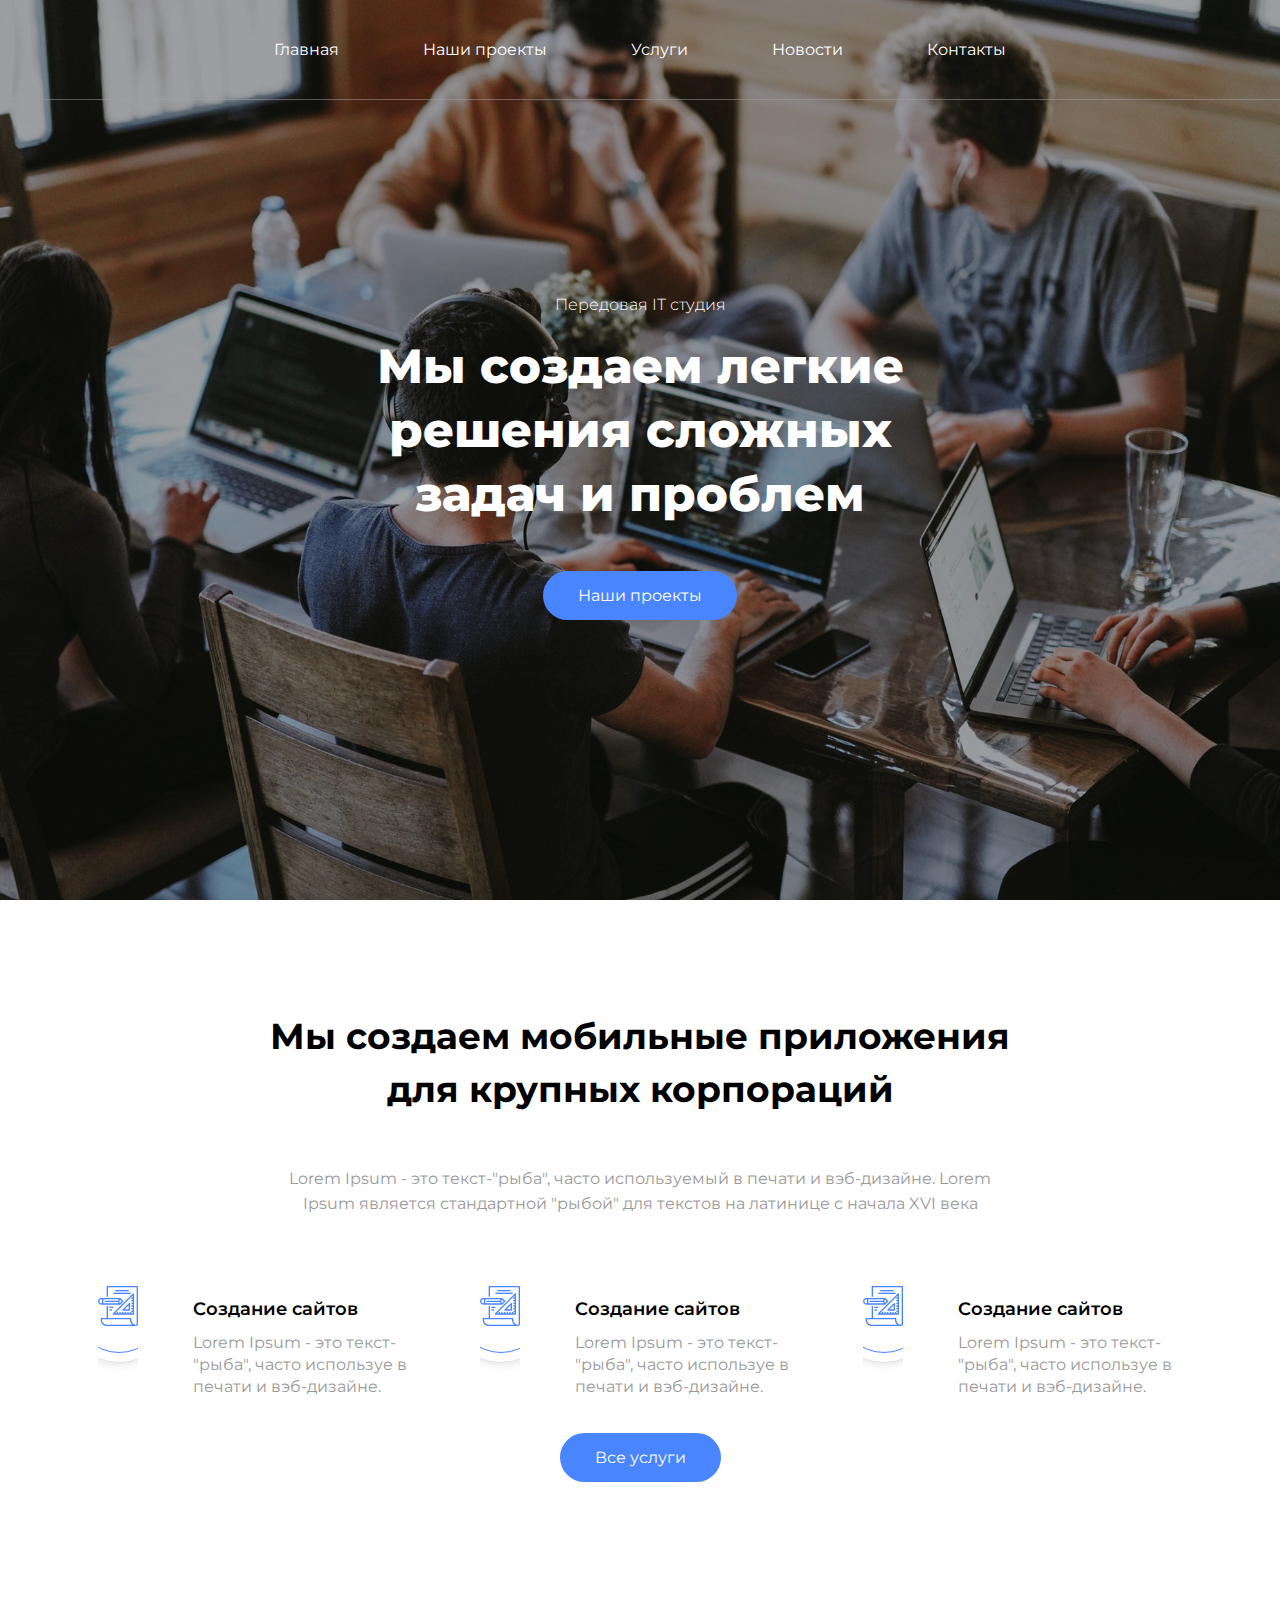
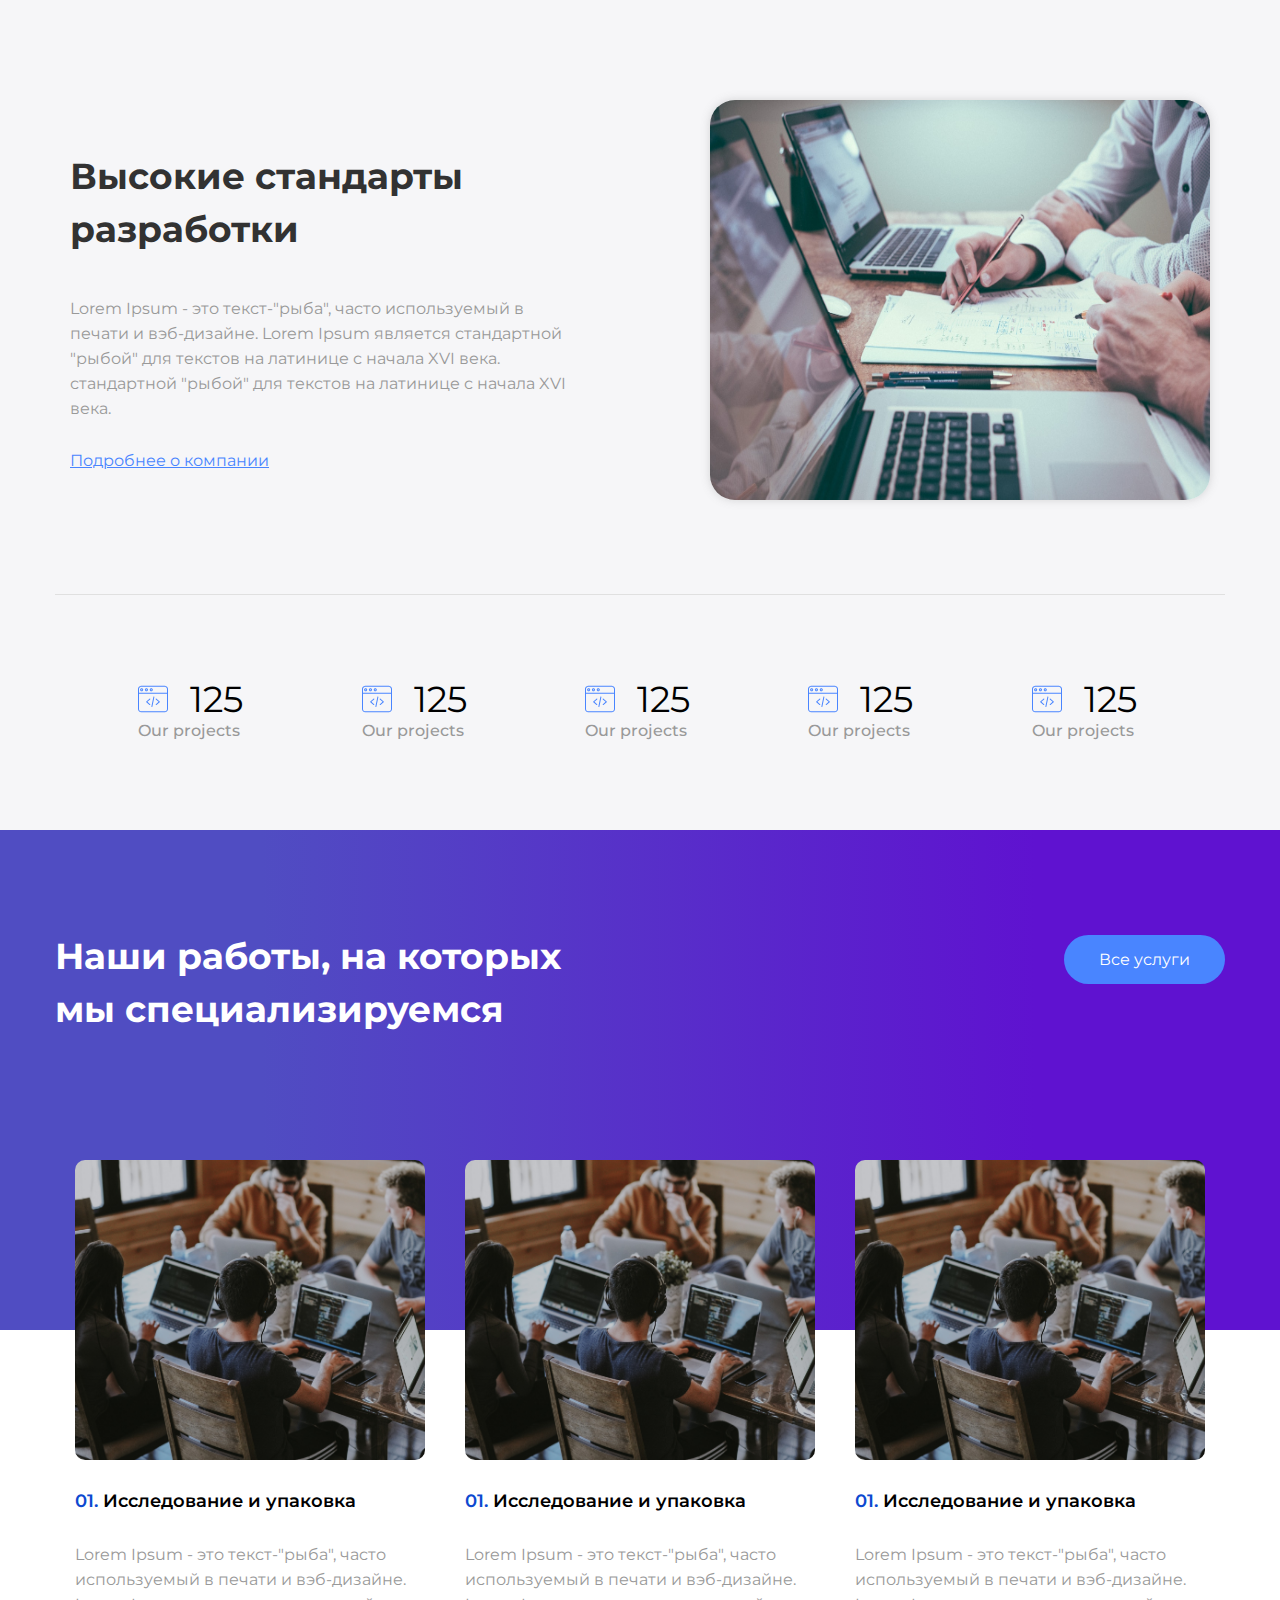
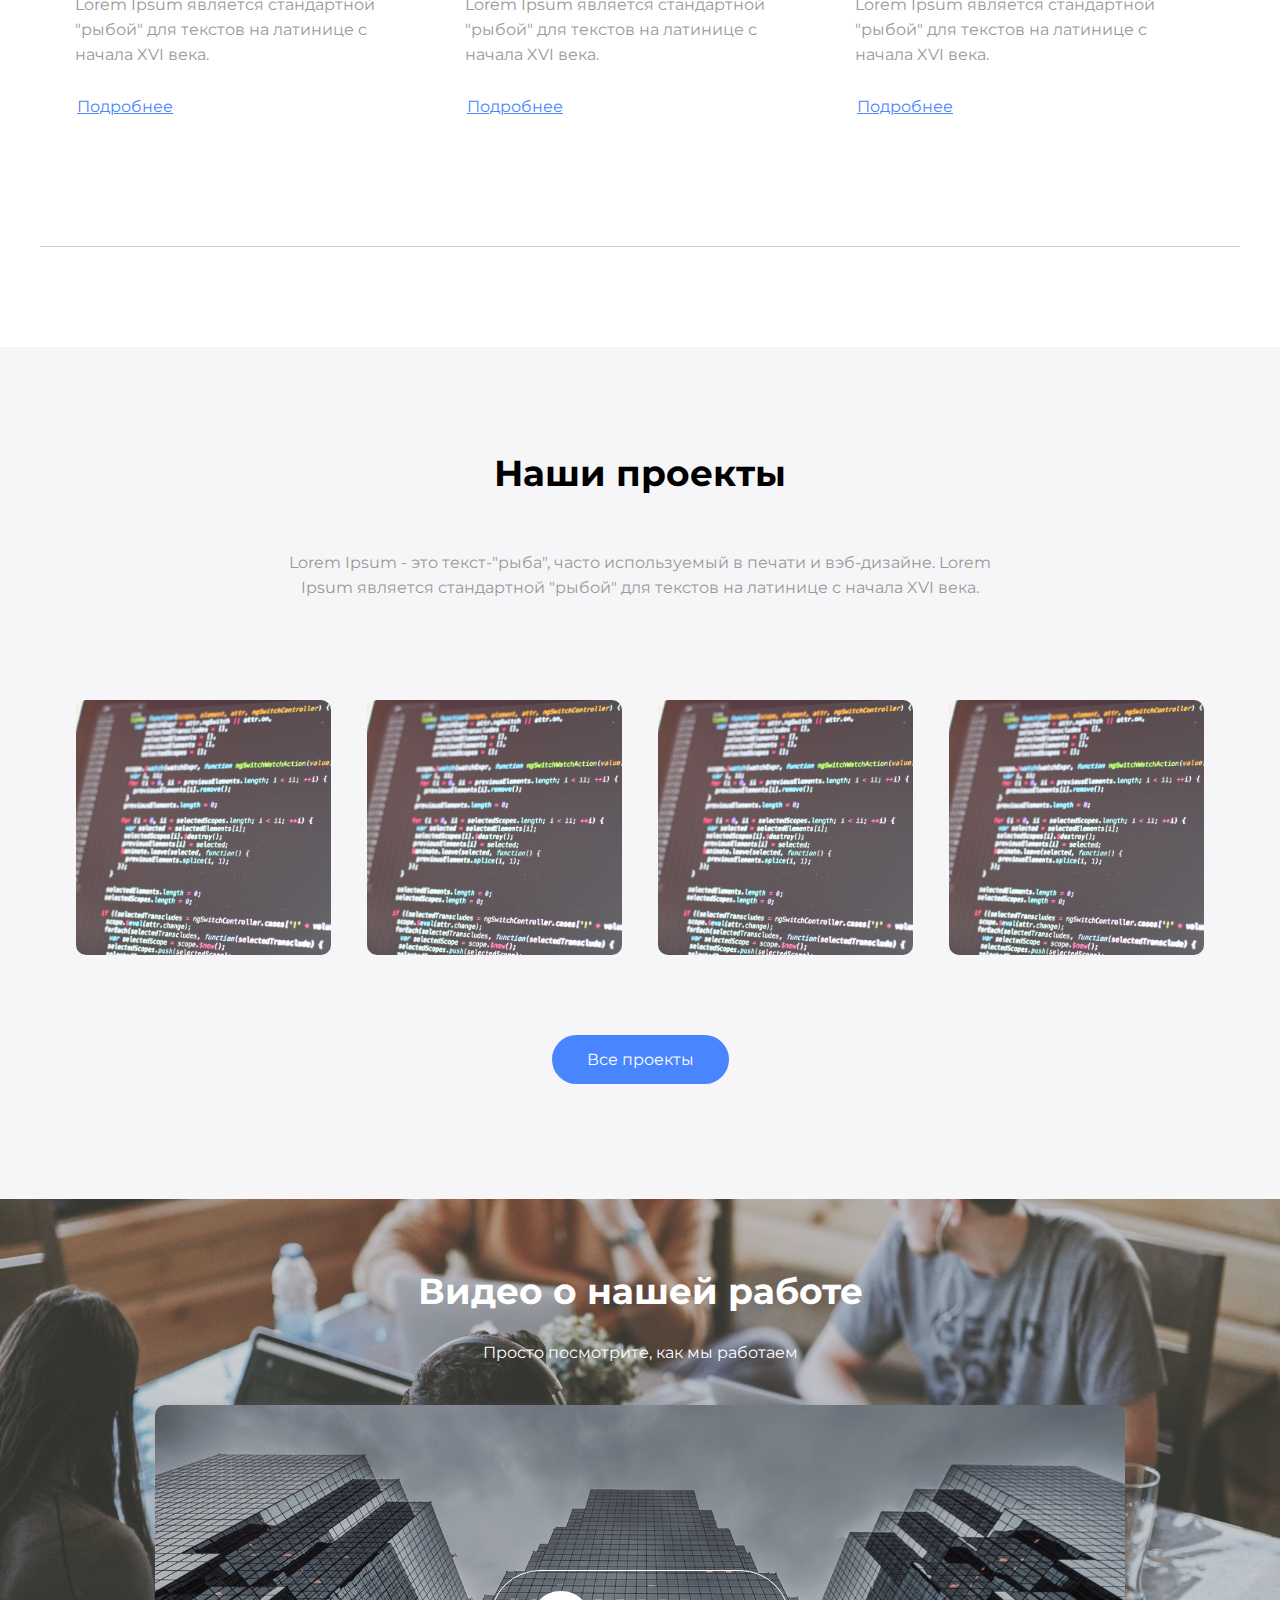
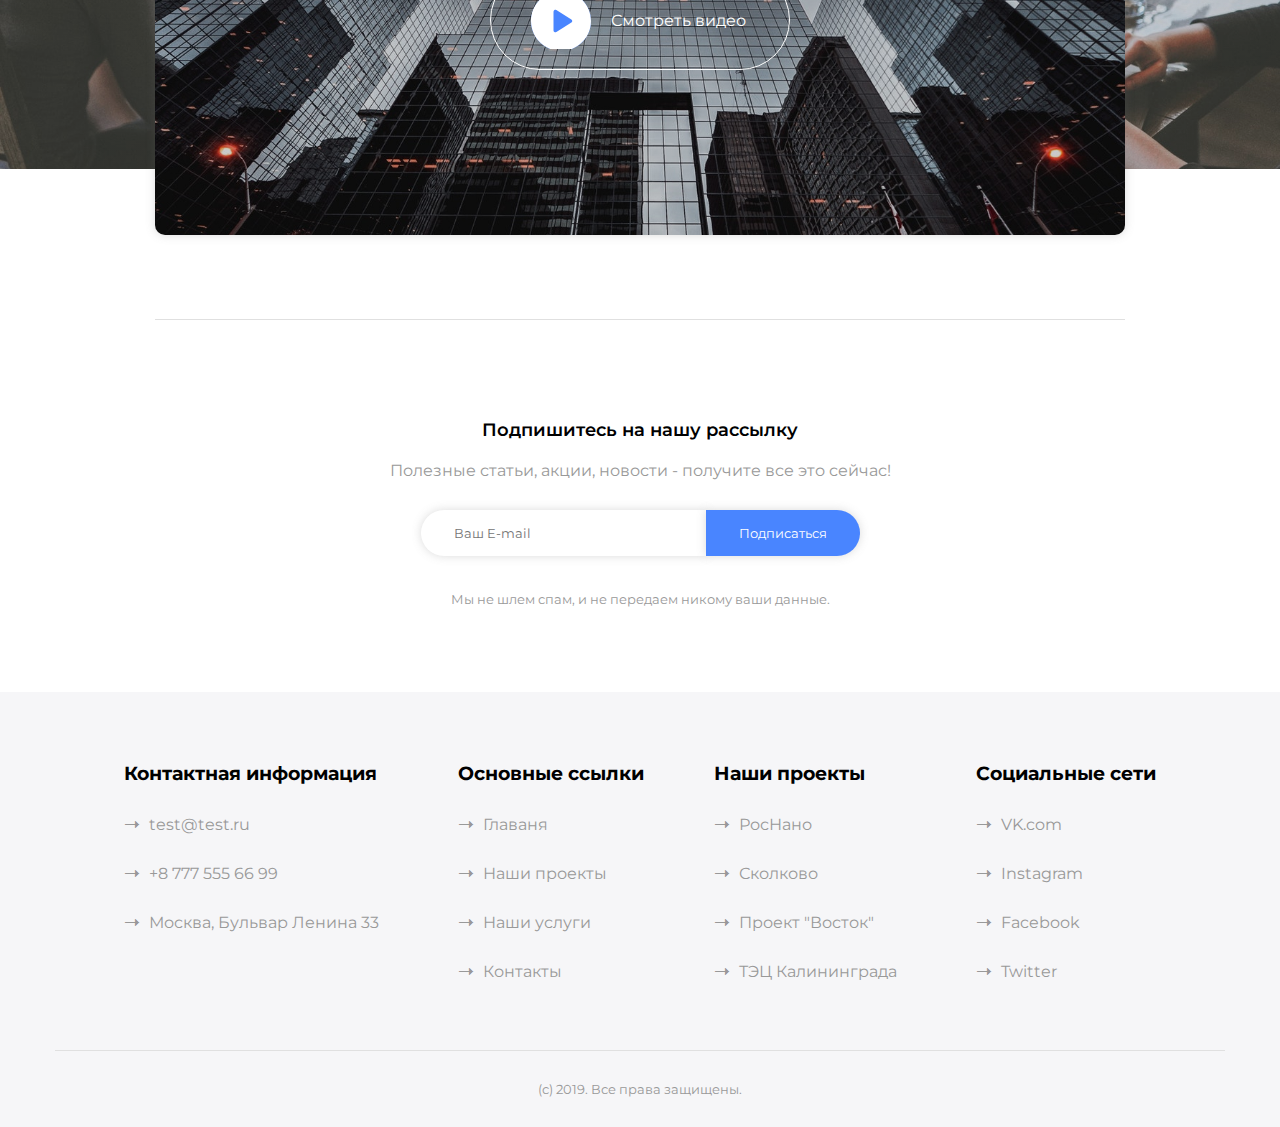
<file: it_company_2/it_company.html>
<!DOCTYPE HTML>
<html lang="ru">
<head>
    <meta charset="utf-8"/>
    <title>IT Company</title>
    <meta name="viewport" content="width=device-width">

    <link rel="stylesheet" href="./css/style.css">
    <link rel="stylesheet" href="./css/media.css">

    <link rel="preconnect" href="https://fonts.gstatic.com">
    <link href="https://fonts.googleapis.com/css2?family=Montserrat:wght@300;400;500;800&display=swap" rel="stylesheet">
</head>
<body>
<header>
    <nav>
        <ul id="navigation-list" class="navigation-list">
            <li class="navigation-list__item"><a class="navigation-list__link" href="#">Главная</a></li>
            <li class="navigation-list__item"><a class="navigation-list__link" href="#">Наши проекты</a></li>
            <li class="navigation-list__item"><a class="navigation-list__link" href="#">Услуги</a></li>
            <li class="navigation-list__item"><a class="navigation-list__link" href="#">Новости</a></li>
            <li class="navigation-list__item"><a class="navigation-list__link" href="#">Контакты</a></li>
        </ul>
        <div id="nav-search__mobile" class="nav-search__mobile" onclick="mobileNav()">
            <span class="nav-search__mobile-button"></span>
        </div>
    </nav>
    <div id="hero-content" class="hero-content">
        <p class="hero-content__title">Передовая IT студия</p>
        <h2 class="hero-content__text">Мы создаем легкие решения сложных задач и проблем</h2>
        <a class="hero-content__link" href="#">Наши проекты</a>
    </div>
</header>
<section class="services">
    <div class="container">
        <h2 class="services-title">Мы создаем мобильные приложения для крупных корпораций</h2>
        <p class="services-text">Lorem Ipsum - это текст-"рыба", часто используемый в печати и вэб-дизайне. Lorem Ipsum
            является стандартной "рыбой" для текстов на латинице с начала XVI века</p>
        <div class="services-content">
            <div class="services-item">
                <object class="services-item__icon">
                    <svg width="40" height="40" viewBox="0 0 40 40" fill="none" xmlns="http://www.w3.org/2000/svg">
                        <path d="M39.3326 0H9.33267C8.9645 0 8.666 0.298499 8.666 0.666665V10.6666H9.99933V1.33333H38.6659V37.9999C38.6724 38.3505 38.4019 38.6442 38.0519 38.6666C37.9946 38.6666 37.9373 38.6619 37.8799 38.6606C37.7619 38.6573 37.6439 38.6546 37.5279 38.6426C37.5179 38.6426 37.5086 38.6426 37.4986 38.6386C35.3213 38.4006 33.6014 36.6823 33.3613 34.5053C33.3613 34.4959 33.358 34.4859 33.3566 34.4766C33.3405 34.3182 33.3325 34.1591 33.3326 33.9999V32.6666C33.3326 32.2984 33.0341 31.9999 32.666 31.9999H9.99933V20H8.666V31.9999H3.33268C2.96452 31.9999 2.66602 32.2984 2.66602 32.6666V33.9999C2.66968 37.3121 5.35384 39.9963 8.666 39.9999H38.0659C39.1478 39.9716 40.0076 39.0821 39.9993 37.9999V0.666665C39.9993 0.298499 39.7008 0 39.3326 0ZM8.666 38.6666C6.08993 38.6637 4.00226 36.576 3.99935 33.9999V33.3333H31.9993V33.9999C32.0002 34.2198 32.0129 34.4394 32.0373 34.6579C32.0433 34.7159 32.0546 34.7719 32.0626 34.8293C32.0846 34.9906 32.1113 35.1513 32.1466 35.3093C32.1586 35.3646 32.174 35.4193 32.188 35.4746C32.2286 35.6353 32.2746 35.7933 32.328 35.9493C32.3433 35.9939 32.3593 36.0379 32.376 36.0826C32.4366 36.2479 32.5053 36.4093 32.5806 36.5686C32.5966 36.6013 32.6113 36.6353 32.6273 36.6653C32.7109 36.8342 32.8026 36.9983 32.9026 37.1579C32.916 37.1793 32.928 37.2013 32.9413 37.2246C33.05 37.3948 33.1673 37.5595 33.2926 37.7179L33.314 37.7466C33.4595 37.9293 33.6153 38.1036 33.7806 38.2686C33.9242 38.4108 34.073 38.5442 34.2273 38.6686L8.666 38.6666Z"
                              fill="#4985FF"/>
                        <path d="M22 18.6667C22.1768 18.6667 22.3463 18.5963 22.4713 18.4713L25.1379 15.8047C25.3982 15.5443 25.3982 15.1223 25.1379 14.862L22.4713 12.1953C22.3463 12.0703 22.1768 12 22 12H3.33333C1.49241 12 0 13.4924 0 15.3333C0 17.1742 1.49241 18.6667 3.33333 18.6667H22ZM21.828 13.4373L23.7239 15.3333L21.828 17.2293L21.354 15.3333L21.828 13.4373ZM5.33332 13.3333H20.48L20.1466 14.6667H6.66665V16H20.1466L20.48 17.3333H5.33332V13.3333ZM1.33333 15.3333C1.33333 14.2287 2.22875 13.3333 3.33333 13.3333H3.99999V17.3333H3.33333C2.22875 17.3333 1.33333 16.4379 1.33333 15.3333Z"
                              fill="#4985FF"/>
                        <path d="M15.3325 28.6666H35.3325C35.7007 28.6666 35.9992 28.3681 35.9992 27.9999V7.99999C35.9991 7.63183 35.7006 7.33341 35.3323 7.3335C35.1556 7.3335 34.9862 7.40375 34.8612 7.52866L14.8612 27.5286C14.6009 27.789 14.601 28.2111 14.8614 28.4714C14.9864 28.5964 15.1558 28.6666 15.3325 28.6666ZM34.6658 9.60932V11.3333H33.3325V12.6666H34.6658V14H33.3325V15.3333H34.6658V16.6666H33.3325V18H34.6658V19.3333H33.3325V20.6666H34.6658V22H33.3325V23.3333H34.6658V24.6666H33.3325V25.9999H34.6658V27.3333H33.3325V25.9999H31.9992V27.3333H30.6658V25.9999H29.3325V27.3333H27.9992V25.9999H26.6659V27.3333H25.3325V25.9999H23.9992V27.3333H22.6659V25.9999H21.3325V27.3333H19.9992V25.9999H18.6659V27.3333H16.9419L34.6658 9.60932Z"
                              fill="#4985FF"/>
                        <path d="M24.9907 24.6667H31.3341C31.7022 24.6667 32.0007 24.3682 32.0007 24V17.6567C32.0007 17.2886 31.7022 16.9902 31.3339 16.9902C31.1572 16.9902 30.9877 17.0605 30.8627 17.1854L24.5194 23.5287C24.2591 23.7891 24.2592 24.2112 24.5196 24.4715C24.6446 24.5965 24.814 24.6667 24.9907 24.6667ZM30.6674 19.2667V23.3334H26.6007L30.6674 19.2667Z"
                              fill="#4985FF"/>
                        <path d="M30.6673 4H17.334V5.33333H30.6673V4Z" fill="#4985FF"/>
                        <path d="M32.6673 6.6665H15.334V7.99983H32.6673V6.6665Z" fill="#4985FF"/>
                        <path d="M15.334 20.6665H11.334V21.9998H15.334V20.6665Z" fill="#4985FF"/>
                        <path d="M14.0006 23.3335H11.334V24.6668H14.0006V23.3335Z" fill="#4985FF"/>
                    </svg>
                </object>
                <div class="services-item__inform">
                    <h3 class="services-item__inform-title">
                        Создание сайтов
                    </h3>
                    <p class="services-item__inform-text">
                        Lorem Ipsum - это текст- "рыба", часто используе в печати и вэб-дизайне.
                    </p>
                </div>
            </div>
            <div class="services-item">
                <object class="services-item__icon">
                    <svg width="40" height="40" viewBox="0 0 40 40" fill="none" xmlns="http://www.w3.org/2000/svg">
                        <path d="M39.3326 0H9.33267C8.9645 0 8.666 0.298499 8.666 0.666665V10.6666H9.99933V1.33333H38.6659V37.9999C38.6724 38.3505 38.4019 38.6442 38.0519 38.6666C37.9946 38.6666 37.9373 38.6619 37.8799 38.6606C37.7619 38.6573 37.6439 38.6546 37.5279 38.6426C37.5179 38.6426 37.5086 38.6426 37.4986 38.6386C35.3213 38.4006 33.6014 36.6823 33.3613 34.5053C33.3613 34.4959 33.358 34.4859 33.3566 34.4766C33.3405 34.3182 33.3325 34.1591 33.3326 33.9999V32.6666C33.3326 32.2984 33.0341 31.9999 32.666 31.9999H9.99933V20H8.666V31.9999H3.33268C2.96452 31.9999 2.66602 32.2984 2.66602 32.6666V33.9999C2.66968 37.3121 5.35384 39.9963 8.666 39.9999H38.0659C39.1478 39.9716 40.0076 39.0821 39.9993 37.9999V0.666665C39.9993 0.298499 39.7008 0 39.3326 0ZM8.666 38.6666C6.08993 38.6637 4.00226 36.576 3.99935 33.9999V33.3333H31.9993V33.9999C32.0002 34.2198 32.0129 34.4394 32.0373 34.6579C32.0433 34.7159 32.0546 34.7719 32.0626 34.8293C32.0846 34.9906 32.1113 35.1513 32.1466 35.3093C32.1586 35.3646 32.174 35.4193 32.188 35.4746C32.2286 35.6353 32.2746 35.7933 32.328 35.9493C32.3433 35.9939 32.3593 36.0379 32.376 36.0826C32.4366 36.2479 32.5053 36.4093 32.5806 36.5686C32.5966 36.6013 32.6113 36.6353 32.6273 36.6653C32.7109 36.8342 32.8026 36.9983 32.9026 37.1579C32.916 37.1793 32.928 37.2013 32.9413 37.2246C33.05 37.3948 33.1673 37.5595 33.2926 37.7179L33.314 37.7466C33.4595 37.9293 33.6153 38.1036 33.7806 38.2686C33.9242 38.4108 34.073 38.5442 34.2273 38.6686L8.666 38.6666Z"
                              fill="#4985FF"/>
                        <path d="M22 18.6667C22.1768 18.6667 22.3463 18.5963 22.4713 18.4713L25.1379 15.8047C25.3982 15.5443 25.3982 15.1223 25.1379 14.862L22.4713 12.1953C22.3463 12.0703 22.1768 12 22 12H3.33333C1.49241 12 0 13.4924 0 15.3333C0 17.1742 1.49241 18.6667 3.33333 18.6667H22ZM21.828 13.4373L23.7239 15.3333L21.828 17.2293L21.354 15.3333L21.828 13.4373ZM5.33332 13.3333H20.48L20.1466 14.6667H6.66665V16H20.1466L20.48 17.3333H5.33332V13.3333ZM1.33333 15.3333C1.33333 14.2287 2.22875 13.3333 3.33333 13.3333H3.99999V17.3333H3.33333C2.22875 17.3333 1.33333 16.4379 1.33333 15.3333Z"
                              fill="#4985FF"/>
                        <path d="M15.3325 28.6666H35.3325C35.7007 28.6666 35.9992 28.3681 35.9992 27.9999V7.99999C35.9991 7.63183 35.7006 7.33341 35.3323 7.3335C35.1556 7.3335 34.9862 7.40375 34.8612 7.52866L14.8612 27.5286C14.6009 27.789 14.601 28.2111 14.8614 28.4714C14.9864 28.5964 15.1558 28.6666 15.3325 28.6666ZM34.6658 9.60932V11.3333H33.3325V12.6666H34.6658V14H33.3325V15.3333H34.6658V16.6666H33.3325V18H34.6658V19.3333H33.3325V20.6666H34.6658V22H33.3325V23.3333H34.6658V24.6666H33.3325V25.9999H34.6658V27.3333H33.3325V25.9999H31.9992V27.3333H30.6658V25.9999H29.3325V27.3333H27.9992V25.9999H26.6659V27.3333H25.3325V25.9999H23.9992V27.3333H22.6659V25.9999H21.3325V27.3333H19.9992V25.9999H18.6659V27.3333H16.9419L34.6658 9.60932Z"
                              fill="#4985FF"/>
                        <path d="M24.9907 24.6667H31.3341C31.7022 24.6667 32.0007 24.3682 32.0007 24V17.6567C32.0007 17.2886 31.7022 16.9902 31.3339 16.9902C31.1572 16.9902 30.9877 17.0605 30.8627 17.1854L24.5194 23.5287C24.2591 23.7891 24.2592 24.2112 24.5196 24.4715C24.6446 24.5965 24.814 24.6667 24.9907 24.6667ZM30.6674 19.2667V23.3334H26.6007L30.6674 19.2667Z"
                              fill="#4985FF"/>
                        <path d="M30.6673 4H17.334V5.33333H30.6673V4Z" fill="#4985FF"/>
                        <path d="M32.6673 6.6665H15.334V7.99983H32.6673V6.6665Z" fill="#4985FF"/>
                        <path d="M15.334 20.6665H11.334V21.9998H15.334V20.6665Z" fill="#4985FF"/>
                        <path d="M14.0006 23.3335H11.334V24.6668H14.0006V23.3335Z" fill="#4985FF"/>
                    </svg>
                </object>
                <div class="services-item__inform">
                    <h3 class="services-item__inform-title">
                        Создание сайтов
                    </h3>
                    <p class="services-item__inform-text">
                        Lorem Ipsum - это текст- "рыба", часто используе в печати и вэб-дизайне.
                    </p>
                </div>
            </div>
            <div class="services-item">
                <object class="services-item__icon">
                    <svg width="40" height="40" viewBox="0 0 40 40" fill="none" xmlns="http://www.w3.org/2000/svg">
                        <path d="M39.3326 0H9.33267C8.9645 0 8.666 0.298499 8.666 0.666665V10.6666H9.99933V1.33333H38.6659V37.9999C38.6724 38.3505 38.4019 38.6442 38.0519 38.6666C37.9946 38.6666 37.9373 38.6619 37.8799 38.6606C37.7619 38.6573 37.6439 38.6546 37.5279 38.6426C37.5179 38.6426 37.5086 38.6426 37.4986 38.6386C35.3213 38.4006 33.6014 36.6823 33.3613 34.5053C33.3613 34.4959 33.358 34.4859 33.3566 34.4766C33.3405 34.3182 33.3325 34.1591 33.3326 33.9999V32.6666C33.3326 32.2984 33.0341 31.9999 32.666 31.9999H9.99933V20H8.666V31.9999H3.33268C2.96452 31.9999 2.66602 32.2984 2.66602 32.6666V33.9999C2.66968 37.3121 5.35384 39.9963 8.666 39.9999H38.0659C39.1478 39.9716 40.0076 39.0821 39.9993 37.9999V0.666665C39.9993 0.298499 39.7008 0 39.3326 0ZM8.666 38.6666C6.08993 38.6637 4.00226 36.576 3.99935 33.9999V33.3333H31.9993V33.9999C32.0002 34.2198 32.0129 34.4394 32.0373 34.6579C32.0433 34.7159 32.0546 34.7719 32.0626 34.8293C32.0846 34.9906 32.1113 35.1513 32.1466 35.3093C32.1586 35.3646 32.174 35.4193 32.188 35.4746C32.2286 35.6353 32.2746 35.7933 32.328 35.9493C32.3433 35.9939 32.3593 36.0379 32.376 36.0826C32.4366 36.2479 32.5053 36.4093 32.5806 36.5686C32.5966 36.6013 32.6113 36.6353 32.6273 36.6653C32.7109 36.8342 32.8026 36.9983 32.9026 37.1579C32.916 37.1793 32.928 37.2013 32.9413 37.2246C33.05 37.3948 33.1673 37.5595 33.2926 37.7179L33.314 37.7466C33.4595 37.9293 33.6153 38.1036 33.7806 38.2686C33.9242 38.4108 34.073 38.5442 34.2273 38.6686L8.666 38.6666Z"
                              fill="#4985FF"/>
                        <path d="M22 18.6667C22.1768 18.6667 22.3463 18.5963 22.4713 18.4713L25.1379 15.8047C25.3982 15.5443 25.3982 15.1223 25.1379 14.862L22.4713 12.1953C22.3463 12.0703 22.1768 12 22 12H3.33333C1.49241 12 0 13.4924 0 15.3333C0 17.1742 1.49241 18.6667 3.33333 18.6667H22ZM21.828 13.4373L23.7239 15.3333L21.828 17.2293L21.354 15.3333L21.828 13.4373ZM5.33332 13.3333H20.48L20.1466 14.6667H6.66665V16H20.1466L20.48 17.3333H5.33332V13.3333ZM1.33333 15.3333C1.33333 14.2287 2.22875 13.3333 3.33333 13.3333H3.99999V17.3333H3.33333C2.22875 17.3333 1.33333 16.4379 1.33333 15.3333Z"
                              fill="#4985FF"/>
                        <path d="M15.3325 28.6666H35.3325C35.7007 28.6666 35.9992 28.3681 35.9992 27.9999V7.99999C35.9991 7.63183 35.7006 7.33341 35.3323 7.3335C35.1556 7.3335 34.9862 7.40375 34.8612 7.52866L14.8612 27.5286C14.6009 27.789 14.601 28.2111 14.8614 28.4714C14.9864 28.5964 15.1558 28.6666 15.3325 28.6666ZM34.6658 9.60932V11.3333H33.3325V12.6666H34.6658V14H33.3325V15.3333H34.6658V16.6666H33.3325V18H34.6658V19.3333H33.3325V20.6666H34.6658V22H33.3325V23.3333H34.6658V24.6666H33.3325V25.9999H34.6658V27.3333H33.3325V25.9999H31.9992V27.3333H30.6658V25.9999H29.3325V27.3333H27.9992V25.9999H26.6659V27.3333H25.3325V25.9999H23.9992V27.3333H22.6659V25.9999H21.3325V27.3333H19.9992V25.9999H18.6659V27.3333H16.9419L34.6658 9.60932Z"
                              fill="#4985FF"/>
                        <path d="M24.9907 24.6667H31.3341C31.7022 24.6667 32.0007 24.3682 32.0007 24V17.6567C32.0007 17.2886 31.7022 16.9902 31.3339 16.9902C31.1572 16.9902 30.9877 17.0605 30.8627 17.1854L24.5194 23.5287C24.2591 23.7891 24.2592 24.2112 24.5196 24.4715C24.6446 24.5965 24.814 24.6667 24.9907 24.6667ZM30.6674 19.2667V23.3334H26.6007L30.6674 19.2667Z"
                              fill="#4985FF"/>
                        <path d="M30.6673 4H17.334V5.33333H30.6673V4Z" fill="#4985FF"/>
                        <path d="M32.6673 6.6665H15.334V7.99983H32.6673V6.6665Z" fill="#4985FF"/>
                        <path d="M15.334 20.6665H11.334V21.9998H15.334V20.6665Z" fill="#4985FF"/>
                        <path d="M14.0006 23.3335H11.334V24.6668H14.0006V23.3335Z" fill="#4985FF"/>
                    </svg>
                </object>
                <div class="services-item__inform">
                    <h3 class="services-item__inform-title">
                        Создание сайтов
                    </h3>
                    <p class="services-item__inform-text">
                        Lorem Ipsum - это текст- "рыба", часто используе в печати и вэб-дизайне.
                    </p>
                </div>
            </div>
        </div>
        <div class="services__link-container">
            <a class="hero-content__link services__link" href="#">Все услуги</a>
        </div>
    </div>
</section>
<section class="statistic">
    <div class="container">
        <div class="statistic-inform">
            <div class="statistic-inform__content">
                <h2 class="statistic-inform__title">Высокие стандарты разработки</h2>
                <p class="statistic-inform__text">Lorem Ipsum - это текст-"рыба", часто используемый в печати и
                    вэб-дизайне. Lorem Ipsum является
                    стандартной "рыбой" для текстов на латинице с начала XVI века. стандартной "рыбой" для текстов на
                    латинице с начала XVI века.</p>
                <a href="#" class="statistic-inform__link">Подробнее о компании</a>
            </div>
            <div class="statistic-inform__img-wrapper">
                <img class="statistic-inform__img" alt="ничего не значащая картинка" src="./img/statistic.jfif"/>
            </div>
        </div>
        <div class="statistic-numbers">
            <div class="statistic-numbers__item">
                <div class="statistic-numbers__item-inform">
                    <object>
                        <svg width="30" height="30" viewBox="0 0 30 30" fill="none" xmlns="http://www.w3.org/2000/svg">
                            <path d="M11.8364 21.0235C11.7231 21.0235 11.609 20.9845 11.5158 20.9052L8.31084 18.1762C8.20029 18.082 8.13672 17.9443 8.13672 17.799C8.13672 17.6539 8.20056 17.5162 8.31084 17.422L11.5158 14.693C11.7239 14.5155 12.0365 14.5407 12.214 14.7488C12.3911 14.9572 12.3663 15.2698 12.1579 15.4469L9.39594 17.799L12.1579 20.151C12.3663 20.3284 12.3911 20.641 12.214 20.8491C12.1159 20.9644 11.9766 21.0235 11.8364 21.0235Z"
                                  fill="#4985FF"/>
                            <path d="M18.1635 21.0235C18.0234 21.0235 17.8841 20.9644 17.7862 20.8491C17.6088 20.641 17.6339 20.3284 17.8421 20.151L20.604 17.799L17.8421 15.4469C17.6339 15.2698 17.6088 14.9572 17.7862 14.7488C17.9634 14.5407 18.2763 14.5155 18.4841 14.693L21.6891 17.422C21.7996 17.5162 21.8632 17.6539 21.8632 17.799C21.8632 17.9443 21.7996 18.082 21.6891 18.1762L18.4841 20.9052C18.391 20.9845 18.2768 21.0235 18.1635 21.0235Z"
                                  fill="#4985FF"/>
                            <path d="M13.8652 23.0706C13.8312 23.0706 13.7969 23.067 13.7624 23.0598C13.4949 23.0034 13.3235 22.7406 13.3799 22.473L15.3773 12.9894C15.4337 12.7219 15.6963 12.5505 15.9641 12.6069C16.2317 12.6633 16.403 12.9259 16.3466 13.1937L14.3492 22.6773C14.3 22.9105 14.0943 23.0706 13.8652 23.0706Z"
                                  fill="#4985FF"/>
                            <path d="M26.6745 28.2374H3.32547C1.49193 28.2374 0 26.7457 0 24.9119V5.09451C0 3.26097 1.49193 1.76904 3.32547 1.76904H26.6745C28.5081 1.76904 30 3.26097 30 5.09451V24.9119C30 26.7457 28.5081 28.2374 26.6745 28.2374ZM3.32547 2.75961C2.03807 2.75961 0.990566 3.80711 0.990566 5.09451V24.9119C0.990566 26.1993 2.03807 27.2468 3.32547 27.2468H26.6745C27.9619 27.2468 29.0094 26.1993 29.0094 24.9119V5.09451C29.0094 3.80711 27.9619 2.75961 26.6745 2.75961H3.32547Z"
                                  fill="#4985FF"/>
                            <path d="M29.5047 9.69955H0.495283C0.221661 9.69955 0 9.47789 0 9.20427C0 8.93092 0.221661 8.70898 0.495283 8.70898H29.5047C29.7783 8.70898 30 8.93092 30 9.20427C30 9.47789 29.7783 9.69955 29.5047 9.69955Z"
                                  fill="#4985FF"/>
                            <path d="M8.46191 7.32959C7.59793 7.32959 6.89453 6.62619 6.89453 5.76221C6.89453 4.89795 7.59793 4.19482 8.46191 4.19482C9.32617 4.19482 10.0293 4.89795 10.0293 5.76221C10.0293 6.62619 9.32617 7.32959 8.46191 7.32959ZM8.46191 5.18539C8.14407 5.18539 7.8851 5.44409 7.8851 5.76221C7.8851 6.08033 8.14407 6.33902 8.46191 6.33902C8.78003 6.33902 9.03873 6.08033 9.03873 5.76221C9.03873 5.44409 8.78003 5.18539 8.46191 5.18539Z"
                                  fill="#4985FF"/>
                            <path d="M3.64746 7.31445C2.7832 7.31445 2.08008 6.61133 2.08008 5.74707C2.08008 4.88281 2.7832 4.17969 3.64746 4.17969C4.51171 4.17969 5.21484 4.88281 5.21484 5.74707C5.21484 6.61133 4.51171 7.31445 3.64746 7.31445ZM3.64746 5.17025C3.32962 5.17025 3.07064 5.42923 3.07064 5.74707C3.07064 6.06519 3.32962 6.32389 3.64746 6.32389C3.96558 6.32389 4.22427 6.06519 4.22427 5.74707C4.22427 5.42923 3.96558 5.17025 3.64746 5.17025Z"
                                  fill="#4985FF"/>
                            <path d="M13.278 7.34445C12.4141 7.34445 11.7109 6.64133 11.7109 5.77707C11.7109 4.91309 12.4141 4.20996 13.278 4.20996C14.1423 4.20996 14.8454 4.91309 14.8454 5.77707C14.8454 6.64133 14.1423 7.34445 13.278 7.34445ZM13.278 5.20025C12.9602 5.20025 12.7015 5.45895 12.7015 5.77707C12.7015 6.09519 12.9602 6.35388 13.278 6.35388C13.5962 6.35388 13.8549 6.09519 13.8549 5.77707C13.8549 5.45895 13.5962 5.20025 13.278 5.20025Z"
                                  fill="#4985FF"/>
                        </svg>
                    </object>
                    <p class="statistic-numbers__item-number">125</p>
                </div>
                <h5 class="statistic-numbers__item-title">Our projects</h5>
            </div>
            <div class="statistic-numbers__item">
                <div class="statistic-numbers__item-inform">
                    <object>
                        <svg width="30" height="30" viewBox="0 0 30 30" fill="none" xmlns="http://www.w3.org/2000/svg">
                            <path d="M11.8364 21.0235C11.7231 21.0235 11.609 20.9845 11.5158 20.9052L8.31084 18.1762C8.20029 18.082 8.13672 17.9443 8.13672 17.799C8.13672 17.6539 8.20056 17.5162 8.31084 17.422L11.5158 14.693C11.7239 14.5155 12.0365 14.5407 12.214 14.7488C12.3911 14.9572 12.3663 15.2698 12.1579 15.4469L9.39594 17.799L12.1579 20.151C12.3663 20.3284 12.3911 20.641 12.214 20.8491C12.1159 20.9644 11.9766 21.0235 11.8364 21.0235Z"
                                  fill="#4985FF"/>
                            <path d="M18.1635 21.0235C18.0234 21.0235 17.8841 20.9644 17.7862 20.8491C17.6088 20.641 17.6339 20.3284 17.8421 20.151L20.604 17.799L17.8421 15.4469C17.6339 15.2698 17.6088 14.9572 17.7862 14.7488C17.9634 14.5407 18.2763 14.5155 18.4841 14.693L21.6891 17.422C21.7996 17.5162 21.8632 17.6539 21.8632 17.799C21.8632 17.9443 21.7996 18.082 21.6891 18.1762L18.4841 20.9052C18.391 20.9845 18.2768 21.0235 18.1635 21.0235Z"
                                  fill="#4985FF"/>
                            <path d="M13.8652 23.0706C13.8312 23.0706 13.7969 23.067 13.7624 23.0598C13.4949 23.0034 13.3235 22.7406 13.3799 22.473L15.3773 12.9894C15.4337 12.7219 15.6963 12.5505 15.9641 12.6069C16.2317 12.6633 16.403 12.9259 16.3466 13.1937L14.3492 22.6773C14.3 22.9105 14.0943 23.0706 13.8652 23.0706Z"
                                  fill="#4985FF"/>
                            <path d="M26.6745 28.2374H3.32547C1.49193 28.2374 0 26.7457 0 24.9119V5.09451C0 3.26097 1.49193 1.76904 3.32547 1.76904H26.6745C28.5081 1.76904 30 3.26097 30 5.09451V24.9119C30 26.7457 28.5081 28.2374 26.6745 28.2374ZM3.32547 2.75961C2.03807 2.75961 0.990566 3.80711 0.990566 5.09451V24.9119C0.990566 26.1993 2.03807 27.2468 3.32547 27.2468H26.6745C27.9619 27.2468 29.0094 26.1993 29.0094 24.9119V5.09451C29.0094 3.80711 27.9619 2.75961 26.6745 2.75961H3.32547Z"
                                  fill="#4985FF"/>
                            <path d="M29.5047 9.69955H0.495283C0.221661 9.69955 0 9.47789 0 9.20427C0 8.93092 0.221661 8.70898 0.495283 8.70898H29.5047C29.7783 8.70898 30 8.93092 30 9.20427C30 9.47789 29.7783 9.69955 29.5047 9.69955Z"
                                  fill="#4985FF"/>
                            <path d="M8.46191 7.32959C7.59793 7.32959 6.89453 6.62619 6.89453 5.76221C6.89453 4.89795 7.59793 4.19482 8.46191 4.19482C9.32617 4.19482 10.0293 4.89795 10.0293 5.76221C10.0293 6.62619 9.32617 7.32959 8.46191 7.32959ZM8.46191 5.18539C8.14407 5.18539 7.8851 5.44409 7.8851 5.76221C7.8851 6.08033 8.14407 6.33902 8.46191 6.33902C8.78003 6.33902 9.03873 6.08033 9.03873 5.76221C9.03873 5.44409 8.78003 5.18539 8.46191 5.18539Z"
                                  fill="#4985FF"/>
                            <path d="M3.64746 7.31445C2.7832 7.31445 2.08008 6.61133 2.08008 5.74707C2.08008 4.88281 2.7832 4.17969 3.64746 4.17969C4.51171 4.17969 5.21484 4.88281 5.21484 5.74707C5.21484 6.61133 4.51171 7.31445 3.64746 7.31445ZM3.64746 5.17025C3.32962 5.17025 3.07064 5.42923 3.07064 5.74707C3.07064 6.06519 3.32962 6.32389 3.64746 6.32389C3.96558 6.32389 4.22427 6.06519 4.22427 5.74707C4.22427 5.42923 3.96558 5.17025 3.64746 5.17025Z"
                                  fill="#4985FF"/>
                            <path d="M13.278 7.34445C12.4141 7.34445 11.7109 6.64133 11.7109 5.77707C11.7109 4.91309 12.4141 4.20996 13.278 4.20996C14.1423 4.20996 14.8454 4.91309 14.8454 5.77707C14.8454 6.64133 14.1423 7.34445 13.278 7.34445ZM13.278 5.20025C12.9602 5.20025 12.7015 5.45895 12.7015 5.77707C12.7015 6.09519 12.9602 6.35388 13.278 6.35388C13.5962 6.35388 13.8549 6.09519 13.8549 5.77707C13.8549 5.45895 13.5962 5.20025 13.278 5.20025Z"
                                  fill="#4985FF"/>
                        </svg>
                    </object>
                    <p class="statistic-numbers__item-number">125</p>
                </div>
                <h5 class="statistic-numbers__item-title">Our projects</h5>
            </div>
            <div class="statistic-numbers__item">
                <div class="statistic-numbers__item-inform">
                    <object>
                        <svg width="30" height="30" viewBox="0 0 30 30" fill="none" xmlns="http://www.w3.org/2000/svg">
                            <path d="M11.8364 21.0235C11.7231 21.0235 11.609 20.9845 11.5158 20.9052L8.31084 18.1762C8.20029 18.082 8.13672 17.9443 8.13672 17.799C8.13672 17.6539 8.20056 17.5162 8.31084 17.422L11.5158 14.693C11.7239 14.5155 12.0365 14.5407 12.214 14.7488C12.3911 14.9572 12.3663 15.2698 12.1579 15.4469L9.39594 17.799L12.1579 20.151C12.3663 20.3284 12.3911 20.641 12.214 20.8491C12.1159 20.9644 11.9766 21.0235 11.8364 21.0235Z"
                                  fill="#4985FF"/>
                            <path d="M18.1635 21.0235C18.0234 21.0235 17.8841 20.9644 17.7862 20.8491C17.6088 20.641 17.6339 20.3284 17.8421 20.151L20.604 17.799L17.8421 15.4469C17.6339 15.2698 17.6088 14.9572 17.7862 14.7488C17.9634 14.5407 18.2763 14.5155 18.4841 14.693L21.6891 17.422C21.7996 17.5162 21.8632 17.6539 21.8632 17.799C21.8632 17.9443 21.7996 18.082 21.6891 18.1762L18.4841 20.9052C18.391 20.9845 18.2768 21.0235 18.1635 21.0235Z"
                                  fill="#4985FF"/>
                            <path d="M13.8652 23.0706C13.8312 23.0706 13.7969 23.067 13.7624 23.0598C13.4949 23.0034 13.3235 22.7406 13.3799 22.473L15.3773 12.9894C15.4337 12.7219 15.6963 12.5505 15.9641 12.6069C16.2317 12.6633 16.403 12.9259 16.3466 13.1937L14.3492 22.6773C14.3 22.9105 14.0943 23.0706 13.8652 23.0706Z"
                                  fill="#4985FF"/>
                            <path d="M26.6745 28.2374H3.32547C1.49193 28.2374 0 26.7457 0 24.9119V5.09451C0 3.26097 1.49193 1.76904 3.32547 1.76904H26.6745C28.5081 1.76904 30 3.26097 30 5.09451V24.9119C30 26.7457 28.5081 28.2374 26.6745 28.2374ZM3.32547 2.75961C2.03807 2.75961 0.990566 3.80711 0.990566 5.09451V24.9119C0.990566 26.1993 2.03807 27.2468 3.32547 27.2468H26.6745C27.9619 27.2468 29.0094 26.1993 29.0094 24.9119V5.09451C29.0094 3.80711 27.9619 2.75961 26.6745 2.75961H3.32547Z"
                                  fill="#4985FF"/>
                            <path d="M29.5047 9.69955H0.495283C0.221661 9.69955 0 9.47789 0 9.20427C0 8.93092 0.221661 8.70898 0.495283 8.70898H29.5047C29.7783 8.70898 30 8.93092 30 9.20427C30 9.47789 29.7783 9.69955 29.5047 9.69955Z"
                                  fill="#4985FF"/>
                            <path d="M8.46191 7.32959C7.59793 7.32959 6.89453 6.62619 6.89453 5.76221C6.89453 4.89795 7.59793 4.19482 8.46191 4.19482C9.32617 4.19482 10.0293 4.89795 10.0293 5.76221C10.0293 6.62619 9.32617 7.32959 8.46191 7.32959ZM8.46191 5.18539C8.14407 5.18539 7.8851 5.44409 7.8851 5.76221C7.8851 6.08033 8.14407 6.33902 8.46191 6.33902C8.78003 6.33902 9.03873 6.08033 9.03873 5.76221C9.03873 5.44409 8.78003 5.18539 8.46191 5.18539Z"
                                  fill="#4985FF"/>
                            <path d="M3.64746 7.31445C2.7832 7.31445 2.08008 6.61133 2.08008 5.74707C2.08008 4.88281 2.7832 4.17969 3.64746 4.17969C4.51171 4.17969 5.21484 4.88281 5.21484 5.74707C5.21484 6.61133 4.51171 7.31445 3.64746 7.31445ZM3.64746 5.17025C3.32962 5.17025 3.07064 5.42923 3.07064 5.74707C3.07064 6.06519 3.32962 6.32389 3.64746 6.32389C3.96558 6.32389 4.22427 6.06519 4.22427 5.74707C4.22427 5.42923 3.96558 5.17025 3.64746 5.17025Z"
                                  fill="#4985FF"/>
                            <path d="M13.278 7.34445C12.4141 7.34445 11.7109 6.64133 11.7109 5.77707C11.7109 4.91309 12.4141 4.20996 13.278 4.20996C14.1423 4.20996 14.8454 4.91309 14.8454 5.77707C14.8454 6.64133 14.1423 7.34445 13.278 7.34445ZM13.278 5.20025C12.9602 5.20025 12.7015 5.45895 12.7015 5.77707C12.7015 6.09519 12.9602 6.35388 13.278 6.35388C13.5962 6.35388 13.8549 6.09519 13.8549 5.77707C13.8549 5.45895 13.5962 5.20025 13.278 5.20025Z"
                                  fill="#4985FF"/>
                        </svg>
                    </object>
                    <p class="statistic-numbers__item-number">125</p>
                </div>
                <h5 class="statistic-numbers__item-title">Our projects</h5>
            </div>
            <div class="statistic-numbers__item">
                <div class="statistic-numbers__item-inform">
                    <object>
                        <svg width="30" height="30" viewBox="0 0 30 30" fill="none" xmlns="http://www.w3.org/2000/svg">
                            <path d="M11.8364 21.0235C11.7231 21.0235 11.609 20.9845 11.5158 20.9052L8.31084 18.1762C8.20029 18.082 8.13672 17.9443 8.13672 17.799C8.13672 17.6539 8.20056 17.5162 8.31084 17.422L11.5158 14.693C11.7239 14.5155 12.0365 14.5407 12.214 14.7488C12.3911 14.9572 12.3663 15.2698 12.1579 15.4469L9.39594 17.799L12.1579 20.151C12.3663 20.3284 12.3911 20.641 12.214 20.8491C12.1159 20.9644 11.9766 21.0235 11.8364 21.0235Z"
                                  fill="#4985FF"/>
                            <path d="M18.1635 21.0235C18.0234 21.0235 17.8841 20.9644 17.7862 20.8491C17.6088 20.641 17.6339 20.3284 17.8421 20.151L20.604 17.799L17.8421 15.4469C17.6339 15.2698 17.6088 14.9572 17.7862 14.7488C17.9634 14.5407 18.2763 14.5155 18.4841 14.693L21.6891 17.422C21.7996 17.5162 21.8632 17.6539 21.8632 17.799C21.8632 17.9443 21.7996 18.082 21.6891 18.1762L18.4841 20.9052C18.391 20.9845 18.2768 21.0235 18.1635 21.0235Z"
                                  fill="#4985FF"/>
                            <path d="M13.8652 23.0706C13.8312 23.0706 13.7969 23.067 13.7624 23.0598C13.4949 23.0034 13.3235 22.7406 13.3799 22.473L15.3773 12.9894C15.4337 12.7219 15.6963 12.5505 15.9641 12.6069C16.2317 12.6633 16.403 12.9259 16.3466 13.1937L14.3492 22.6773C14.3 22.9105 14.0943 23.0706 13.8652 23.0706Z"
                                  fill="#4985FF"/>
                            <path d="M26.6745 28.2374H3.32547C1.49193 28.2374 0 26.7457 0 24.9119V5.09451C0 3.26097 1.49193 1.76904 3.32547 1.76904H26.6745C28.5081 1.76904 30 3.26097 30 5.09451V24.9119C30 26.7457 28.5081 28.2374 26.6745 28.2374ZM3.32547 2.75961C2.03807 2.75961 0.990566 3.80711 0.990566 5.09451V24.9119C0.990566 26.1993 2.03807 27.2468 3.32547 27.2468H26.6745C27.9619 27.2468 29.0094 26.1993 29.0094 24.9119V5.09451C29.0094 3.80711 27.9619 2.75961 26.6745 2.75961H3.32547Z"
                                  fill="#4985FF"/>
                            <path d="M29.5047 9.69955H0.495283C0.221661 9.69955 0 9.47789 0 9.20427C0 8.93092 0.221661 8.70898 0.495283 8.70898H29.5047C29.7783 8.70898 30 8.93092 30 9.20427C30 9.47789 29.7783 9.69955 29.5047 9.69955Z"
                                  fill="#4985FF"/>
                            <path d="M8.46191 7.32959C7.59793 7.32959 6.89453 6.62619 6.89453 5.76221C6.89453 4.89795 7.59793 4.19482 8.46191 4.19482C9.32617 4.19482 10.0293 4.89795 10.0293 5.76221C10.0293 6.62619 9.32617 7.32959 8.46191 7.32959ZM8.46191 5.18539C8.14407 5.18539 7.8851 5.44409 7.8851 5.76221C7.8851 6.08033 8.14407 6.33902 8.46191 6.33902C8.78003 6.33902 9.03873 6.08033 9.03873 5.76221C9.03873 5.44409 8.78003 5.18539 8.46191 5.18539Z"
                                  fill="#4985FF"/>
                            <path d="M3.64746 7.31445C2.7832 7.31445 2.08008 6.61133 2.08008 5.74707C2.08008 4.88281 2.7832 4.17969 3.64746 4.17969C4.51171 4.17969 5.21484 4.88281 5.21484 5.74707C5.21484 6.61133 4.51171 7.31445 3.64746 7.31445ZM3.64746 5.17025C3.32962 5.17025 3.07064 5.42923 3.07064 5.74707C3.07064 6.06519 3.32962 6.32389 3.64746 6.32389C3.96558 6.32389 4.22427 6.06519 4.22427 5.74707C4.22427 5.42923 3.96558 5.17025 3.64746 5.17025Z"
                                  fill="#4985FF"/>
                            <path d="M13.278 7.34445C12.4141 7.34445 11.7109 6.64133 11.7109 5.77707C11.7109 4.91309 12.4141 4.20996 13.278 4.20996C14.1423 4.20996 14.8454 4.91309 14.8454 5.77707C14.8454 6.64133 14.1423 7.34445 13.278 7.34445ZM13.278 5.20025C12.9602 5.20025 12.7015 5.45895 12.7015 5.77707C12.7015 6.09519 12.9602 6.35388 13.278 6.35388C13.5962 6.35388 13.8549 6.09519 13.8549 5.77707C13.8549 5.45895 13.5962 5.20025 13.278 5.20025Z"
                                  fill="#4985FF"/>
                        </svg>
                    </object>
                    <p class="statistic-numbers__item-number">125</p>
                </div>
                <h5 class="statistic-numbers__item-title">Our projects</h5>
            </div>
            <div class="statistic-numbers__item">
                <div class="statistic-numbers__item-inform">
                    <object>
                        <svg width="30" height="30" viewBox="0 0 30 30" fill="none" xmlns="http://www.w3.org/2000/svg">
                            <path d="M11.8364 21.0235C11.7231 21.0235 11.609 20.9845 11.5158 20.9052L8.31084 18.1762C8.20029 18.082 8.13672 17.9443 8.13672 17.799C8.13672 17.6539 8.20056 17.5162 8.31084 17.422L11.5158 14.693C11.7239 14.5155 12.0365 14.5407 12.214 14.7488C12.3911 14.9572 12.3663 15.2698 12.1579 15.4469L9.39594 17.799L12.1579 20.151C12.3663 20.3284 12.3911 20.641 12.214 20.8491C12.1159 20.9644 11.9766 21.0235 11.8364 21.0235Z"
                                  fill="#4985FF"/>
                            <path d="M18.1635 21.0235C18.0234 21.0235 17.8841 20.9644 17.7862 20.8491C17.6088 20.641 17.6339 20.3284 17.8421 20.151L20.604 17.799L17.8421 15.4469C17.6339 15.2698 17.6088 14.9572 17.7862 14.7488C17.9634 14.5407 18.2763 14.5155 18.4841 14.693L21.6891 17.422C21.7996 17.5162 21.8632 17.6539 21.8632 17.799C21.8632 17.9443 21.7996 18.082 21.6891 18.1762L18.4841 20.9052C18.391 20.9845 18.2768 21.0235 18.1635 21.0235Z"
                                  fill="#4985FF"/>
                            <path d="M13.8652 23.0706C13.8312 23.0706 13.7969 23.067 13.7624 23.0598C13.4949 23.0034 13.3235 22.7406 13.3799 22.473L15.3773 12.9894C15.4337 12.7219 15.6963 12.5505 15.9641 12.6069C16.2317 12.6633 16.403 12.9259 16.3466 13.1937L14.3492 22.6773C14.3 22.9105 14.0943 23.0706 13.8652 23.0706Z"
                                  fill="#4985FF"/>
                            <path d="M26.6745 28.2374H3.32547C1.49193 28.2374 0 26.7457 0 24.9119V5.09451C0 3.26097 1.49193 1.76904 3.32547 1.76904H26.6745C28.5081 1.76904 30 3.26097 30 5.09451V24.9119C30 26.7457 28.5081 28.2374 26.6745 28.2374ZM3.32547 2.75961C2.03807 2.75961 0.990566 3.80711 0.990566 5.09451V24.9119C0.990566 26.1993 2.03807 27.2468 3.32547 27.2468H26.6745C27.9619 27.2468 29.0094 26.1993 29.0094 24.9119V5.09451C29.0094 3.80711 27.9619 2.75961 26.6745 2.75961H3.32547Z"
                                  fill="#4985FF"/>
                            <path d="M29.5047 9.69955H0.495283C0.221661 9.69955 0 9.47789 0 9.20427C0 8.93092 0.221661 8.70898 0.495283 8.70898H29.5047C29.7783 8.70898 30 8.93092 30 9.20427C30 9.47789 29.7783 9.69955 29.5047 9.69955Z"
                                  fill="#4985FF"/>
                            <path d="M8.46191 7.32959C7.59793 7.32959 6.89453 6.62619 6.89453 5.76221C6.89453 4.89795 7.59793 4.19482 8.46191 4.19482C9.32617 4.19482 10.0293 4.89795 10.0293 5.76221C10.0293 6.62619 9.32617 7.32959 8.46191 7.32959ZM8.46191 5.18539C8.14407 5.18539 7.8851 5.44409 7.8851 5.76221C7.8851 6.08033 8.14407 6.33902 8.46191 6.33902C8.78003 6.33902 9.03873 6.08033 9.03873 5.76221C9.03873 5.44409 8.78003 5.18539 8.46191 5.18539Z"
                                  fill="#4985FF"/>
                            <path d="M3.64746 7.31445C2.7832 7.31445 2.08008 6.61133 2.08008 5.74707C2.08008 4.88281 2.7832 4.17969 3.64746 4.17969C4.51171 4.17969 5.21484 4.88281 5.21484 5.74707C5.21484 6.61133 4.51171 7.31445 3.64746 7.31445ZM3.64746 5.17025C3.32962 5.17025 3.07064 5.42923 3.07064 5.74707C3.07064 6.06519 3.32962 6.32389 3.64746 6.32389C3.96558 6.32389 4.22427 6.06519 4.22427 5.74707C4.22427 5.42923 3.96558 5.17025 3.64746 5.17025Z"
                                  fill="#4985FF"/>
                            <path d="M13.278 7.34445C12.4141 7.34445 11.7109 6.64133 11.7109 5.77707C11.7109 4.91309 12.4141 4.20996 13.278 4.20996C14.1423 4.20996 14.8454 4.91309 14.8454 5.77707C14.8454 6.64133 14.1423 7.34445 13.278 7.34445ZM13.278 5.20025C12.9602 5.20025 12.7015 5.45895 12.7015 5.77707C12.7015 6.09519 12.9602 6.35388 13.278 6.35388C13.5962 6.35388 13.8549 6.09519 13.8549 5.77707C13.8549 5.45895 13.5962 5.20025 13.278 5.20025Z"
                                  fill="#4985FF"/>
                        </svg>
                    </object>
                    <p class="statistic-numbers__item-number">125</p>
                </div>
                <h5 class="statistic-numbers__item-title">Our projects</h5>
            </div>
        </div>
    </div>
</section>
<section class="prof">
    <div class="prof-inform">
        <div class="container prof-inform__container">
            <h2 class="prof-inform__title">Наши работы, на которых мы специализируемся</h2>
            <div class="prof-inform__link-wrapper">
                <a href="#" class="hero-content__link">Все услуги</a>
            </div>
        </div>
    </div>
    <div class="prof-content">
        <div class="container prof-content__container">
            <div class="prof-content__item">
                <div class="prof-content__img"></div>
                <h3 class="prof-content__title"><span class="blue">01.</span> Исследование и упаковка</h3>
                <p class="prof-content__text">Lorem Ipsum - это текст-"рыба", часто используемый в печати и
                    вэб-дизайне. Lorem Ipsum является стандартной "рыбой" для текстов на латинице с начала XVI века.</p>
                <a href="#" class="statistic-inform__link prof-content__link">Подробнее</a>
            </div>
            <div class="prof-content__item">
                <div class="prof-content__img"></div>
                <h3 class="prof-content__title"><span class="blue">01.</span> Исследование и упаковка</h3>
                <p class="prof-content__text">Lorem Ipsum - это текст-"рыба", часто используемый в печати и
                    вэб-дизайне. Lorem Ipsum является стандартной "рыбой" для текстов на латинице с начала XVI века.</p>
                <a href="#" class="statistic-inform__link prof-content__link">Подробнее</a>
            </div>
            <div class="prof-content__item">
                <div class="prof-content__img"></div>
                <h3 class="prof-content__title"><span class="blue">01.</span> Исследование и упаковка</h3>
                <p class="prof-content__text">Lorem Ipsum - это текст-"рыба", часто используемый в печати и
                    вэб-дизайне. Lorem Ipsum является стандартной "рыбой" для текстов на латинице с начала XVI века.</p>
                <a href="#" class="statistic-inform__link prof-content__link">Подробнее</a>
            </div>
        </div>
    </div>
</section>
<section class="projects">
    <div class="container">
        <h2 class="projects-title">Наши проекты</h2>
        <p class="projects-text">
            Lorem Ipsum - это текст-"рыба", часто используемый в печати и вэб-дизайне. Lorem Ipsum является стандартной
            "рыбой" для текстов на латинице с начала XVI века.
        </p>
        <div class="projects-content">
            <a href="#">
                <div class="projects-content__item"></div>
            </a>
            <a href="#">
                <div class="projects-content__item"></div>
            </a>
            <a href="#">
                <div class="projects-content__item"></div>
            </a>
            <a href="#">
                <div class="projects-content__item"></div>
            </a>
        </div>
        <div class="projects-link__wrapper">
            <a class="hero-content__link" href="#">Все проекты</a>
        </div>
    </div>
</section>
<section class="work">
    <div class="work-inform">
        <div class="container">
            <h2 class="work-title">Видео о нашей работе</h2>
            <p class="work-subTitle">Просто посмотрите, как мы работаем</p>
            <div class="work-video">
                <button class="work-fakeButton">
                    <object class="work-fakeButton_icon">
                        <svg width="60" height="60" viewBox="0 0 60 60" fill="none" xmlns="http://www.w3.org/2000/svg">
                            <circle cx="30" cy="30" r="30" fill="#4985FF"/>
                            <path d="M30 0C13.4317 0 0 13.4314 0 30C0 46.5686 13.4317 60 30 60C46.5683 60 60 46.5686 60 30C60 13.4314 46.5683 0 30 0ZM40.3688 31.5902L25.3687 40.9652C25.0652 41.1547 24.7201 41.25 24.375 41.25C24.0623 41.25 23.7492 41.1722 23.4659 41.0147C22.8698 40.6842 22.5 40.057 22.5 39.375V20.625C22.5 19.943 22.8698 19.3158 23.4659 18.9853C24.0619 18.653 24.7907 18.6731 25.3687 19.0348L40.3688 28.4098C40.9167 28.7531 41.25 29.3537 41.25 30C41.25 30.6463 40.9167 31.247 40.3688 31.5902Z"
                                  fill="white"/>
                        </svg>
                    </object>
                    <span class="work-fakeButton__text">Смотреть видео</span>
                </button>
            </div>
        </div>
    </div>
    <div class="work-content">
        <div class="container work-content__container">
            <h3 class="work-content__title">Подпишитесь на нашу рассылку</h3>
            <label for="email" class="work-content__text">Полезные статьи, акции, новости - получите все это
                сейчас!</label>
            <form class="work-content__form">
                <input id="email" name="email" class="work-content__input" type="email" placeholder="Ваш E-mail">
                <button class="work-content__submit">Подписаться</button>
            </form>
            <p class="work-content__note">Мы не шлем спам, и не передаем никому ваши данные.</p>
        </div>
    </div>
</section>
<footer>
    <div class="container footer-container">
            <div class="footer-item">
                <h3>Контактная информация</h3>
                <ul class="footer-nav__list">
                    <li class="footer-nav__list-item"><a class="footer-nav__list-link" href="#">test@test.ru</a></li>
                    <li class="footer-nav__list-item"><a class="footer-nav__list-link" href="#">+8 777 555 66 99</a>
                    </li>
                    <li class="footer-nav__list-item"><a class="footer-nav__list-link" href="#">Москва, Бульвар Ленина
                        33</a></li>
                </ul>
            </div>
            <div class="footer-item">
                <h3>Основные ссылки</h3>
                <ul>
                    <li class="footer-nav__list-item"><a class="footer-nav__list-link" href="#">Главаня</a></li>
                    <li class="footer-nav__list-item"><a class="footer-nav__list-link" href="#">Наши проекты</a></li>
                    <li class="footer-nav__list-item"><a class="footer-nav__list-link" href="#">Наши услуги</a></li>
                    <li class="footer-nav__list-item"><a class="footer-nav__list-link" href="#">Контакты</a></li>
                </ul>
            </div>
            <div class="footer-item">
                <h3>Наши проекты</h3>
                <ul>
                    <li class="footer-nav__list-item"><a class="footer-nav__list-link" href="#">РосНано</a></li>
                    <li class="footer-nav__list-item"><a class="footer-nav__list-link" href="#">Сколково</a></li>
                    <li class="footer-nav__list-item"><a class="footer-nav__list-link" href="#">Проект "Восток"</a></li>
                    <li class="footer-nav__list-item"><a class="footer-nav__list-link" href="#">ТЭЦ Калининграда</a>
                    </li>
                </ul>
            </div>
            <div class="footer-item">
                <h3>Социальные сети</h3>
                <ul>
                    <li class="footer-nav__list-item"><a class="footer-nav__list-link" href="#">VK.com</a></li>
                    <li class="footer-nav__list-item"><a class="footer-nav__list-link" href="#">Instagram</a></li>
                    <li class="footer-nav__list-item"><a class="footer-nav__list-link" href="#">Facebook</a></li>
                    <li class="footer-nav__list-item"><a class="footer-nav__list-link" href="#">Twitter</a></li>
                </ul>
            </div>
    </div>
    <div>
        <h6 class="copyright">(с) 2019. Все права защищены.</h6>
    </div>
</footer>
<script src="https://ajax.googleapis.com/ajax/libs/jquery/3.5.1/jquery.min.js"></script>
<script src="./js/jquery.spincrement.min.js"></script>
<script src="./js/spincrement.js"></script>
<script src="./js/index.js"></script>
</body>
</html>
</file>
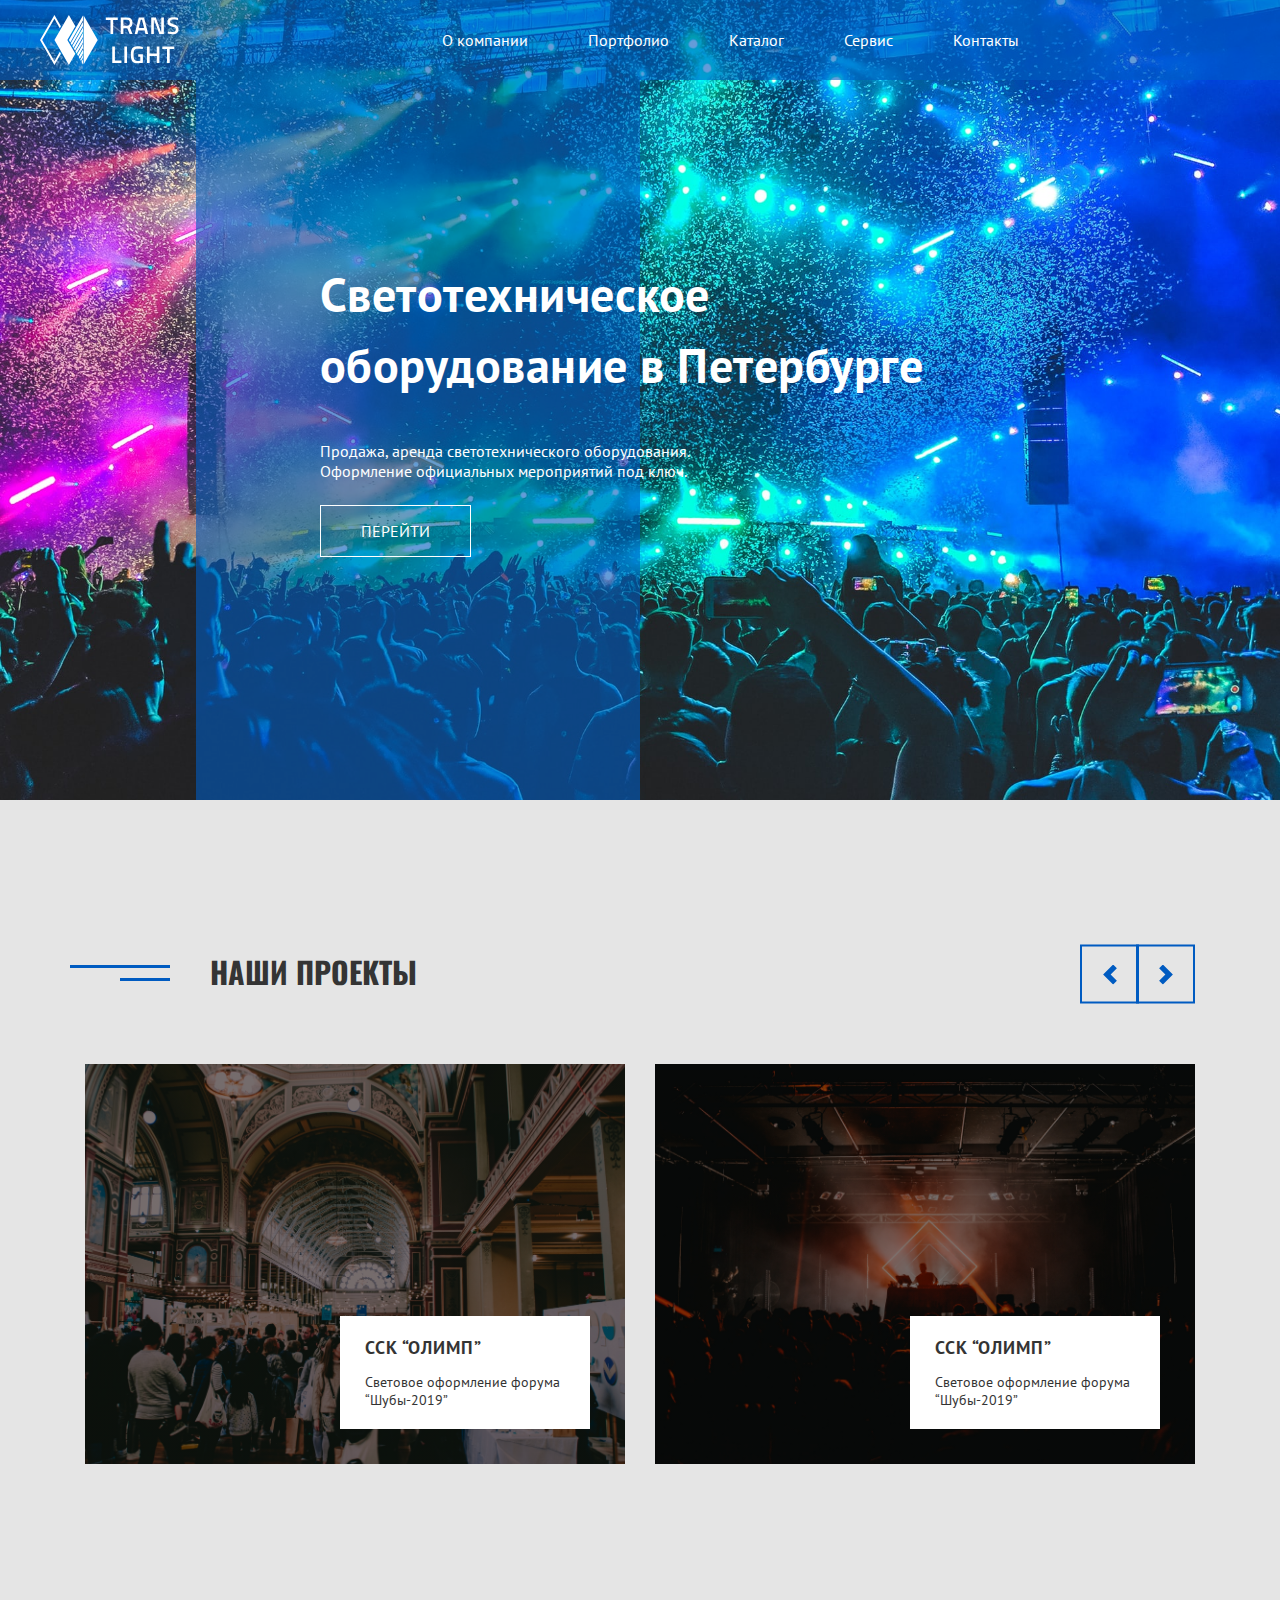
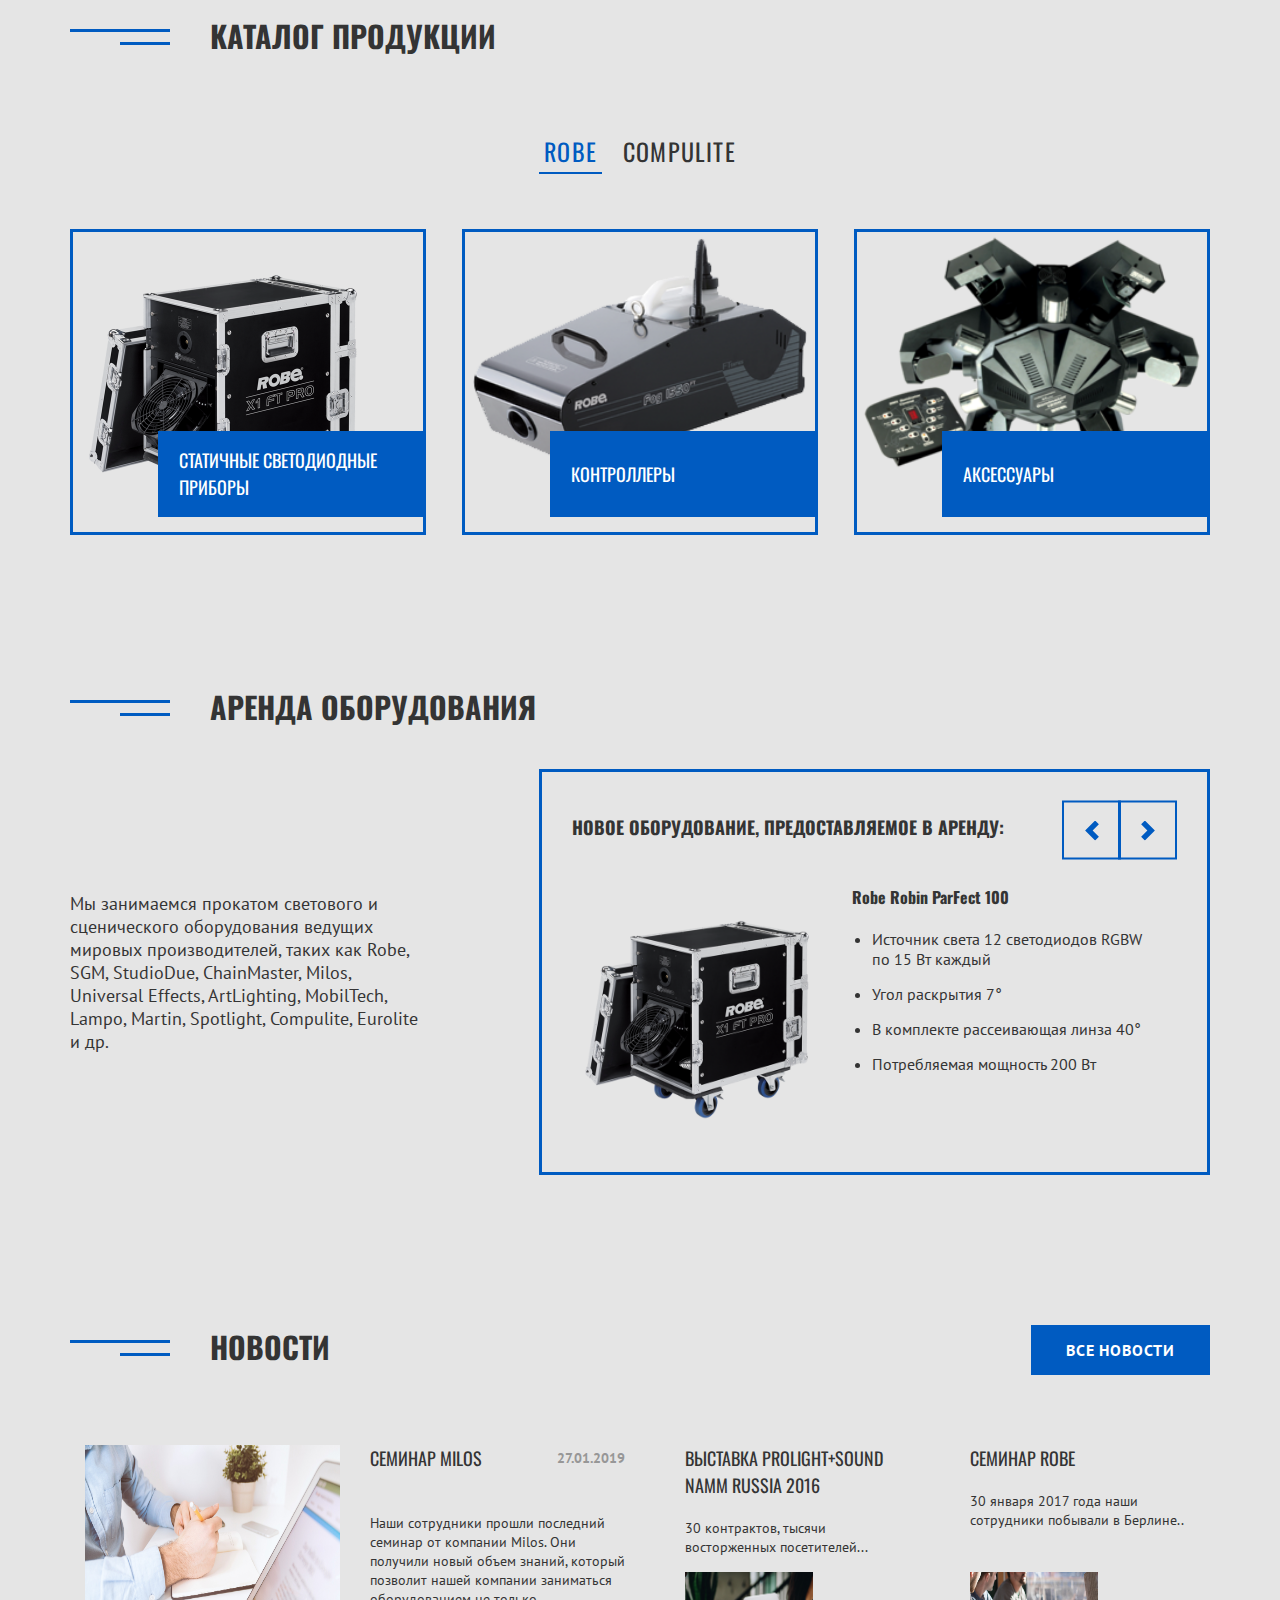
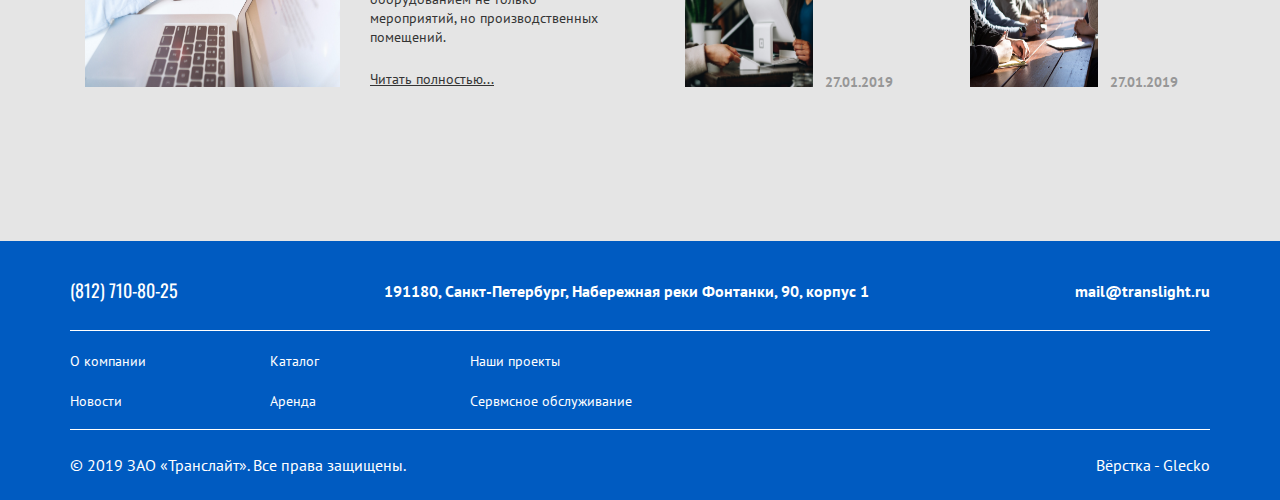
<file: trans_light_3/trans_light.html>
<!DOCTYPE HTML>
<html lang="ru">
<head>
    <meta charset="utf-8"/>
    <title>Trans Light</title>
    <meta name="viewport" content="width=device-width">

    <link rel="stylesheet" href="./css/slider.css">
    <link rel="stylesheet" href="./css/style.css">
    <link rel="stylesheet" href="./css/media.css">

    <link rel="preconnect" href="https://fonts.gstatic.com">
    <link href="https://fonts.googleapis.com/css2?family=PT+Sans:wght@400;700&display=swap" rel="stylesheet">
    <link href="https://fonts.googleapis.com/css2?family=Oswald:wght@400;500;600;700&display=swap" rel="stylesheet">
</head>
<body>
<header>
    <div class="nav">
        <object>
                <svg  class="nav-logo" width="140" height="58" viewBox="0 0 140 58" fill="none"
                     xmlns="http://www.w3.org/2000/svg">
                    <path d="M65.7939 8.936V6.56H77.7939V8.936H73.1619V23H70.4739V8.936H65.7939ZM83.3947 17.144V23H80.7307V6.56H86.9707C90.6827 6.56 92.5387 8.304 92.5387 11.792C92.5387 14.128 91.6427 15.712 89.8507 16.544L92.5627 23H89.6347L87.2587 17.144H83.3947ZM89.8027 11.816C89.8027 9.848 88.8587 8.864 86.9707 8.864H83.3947V14.84H87.0187C87.9787 14.84 88.6827 14.568 89.1307 14.024C89.5787 13.464 89.8027 12.728 89.8027 11.816ZM94.7066 23L98.7626 6.56H104.067L108.147 23H105.459L104.571 19.472H98.2586L97.3706 23H94.7066ZM100.827 8.792L98.7866 17.12H104.043L102.027 8.792H100.827ZM111.21 23V6.56H115.866L120.858 20.648H121.218V6.56H123.882V23H119.322L114.21 8.888H113.874V23H111.21ZM133.207 8.624C131.175 8.624 130.159 9.336 130.159 10.76C130.159 11.496 130.399 12.024 130.879 12.344C131.359 12.648 132.415 13.032 134.047 13.496C135.695 13.944 136.855 14.488 137.527 15.128C138.199 15.752 138.535 16.744 138.535 18.104C138.535 19.832 138.039 21.128 137.047 21.992C136.071 22.84 134.735 23.264 133.039 23.264C131.679 23.264 130.175 23.104 128.527 22.784L127.663 22.616L127.927 20.48C130.087 20.768 131.735 20.912 132.871 20.912C134.855 20.912 135.847 20.032 135.847 18.272C135.847 17.584 135.623 17.08 135.175 16.76C134.727 16.424 133.719 16.064 132.151 15.68C130.583 15.28 129.415 14.736 128.647 14.048C127.879 13.36 127.495 12.272 127.495 10.784C127.495 9.296 127.975 8.176 128.935 7.424C129.911 6.656 131.255 6.272 132.967 6.272C134.199 6.272 135.655 6.416 137.335 6.704L138.175 6.848L137.959 9.008C135.719 8.752 134.135 8.624 133.207 8.624ZM81.4689 52H72.2529V35.56H74.9169V49.624H81.4689V52ZM84.3635 52V35.56H87.0275V52H84.3635ZM98.2248 45.712V43.36H102.905V51.712C102.473 51.824 101.593 51.944 100.265 52.072C98.9528 52.2 98.0008 52.264 97.4088 52.264C94.9128 52.264 93.1928 51.576 92.2488 50.2C91.3048 48.824 90.8328 46.672 90.8328 43.744C90.8328 40.8 91.3128 38.656 92.2728 37.312C93.2488 35.968 94.9288 35.296 97.3128 35.296C98.7208 35.296 100.305 35.456 102.065 35.776L102.905 35.944L102.809 38.056C100.873 37.8 99.1368 37.672 97.6008 37.672C96.0648 37.672 95.0088 38.104 94.4328 38.968C93.8728 39.832 93.5928 41.432 93.5928 43.768C93.5928 46.104 93.8568 47.72 94.3848 48.616C94.9288 49.496 96.0168 49.936 97.6488 49.936C98.8168 49.936 99.6888 49.864 100.265 49.72V45.712H98.2248ZM116.736 52V44.896H109.632V52H106.968V35.56H109.632V42.568H116.736V35.56H119.424V52H116.736ZM122.322 37.936V35.56H134.322V37.936H129.69V52H127.002V37.936H122.322Z"
                          fill="white"/>
                    <path d="M27.4074 28.9983L27.7719 28.3654L35.3569 15.2333L28.8721 4L14.4344 28.9983L28.8721 54L35.3569 42.7667L27.7719 29.6346L27.4074 28.9983Z"
                          fill="white"/>
                    <path d="M19.8224 40.8646L14.4344 50.1959L2.19696 28.9983L14.4344 7.8041L19.8224 17.1321L20.9225 15.2333L14.4344 4L0 28.9983L14.4344 54L20.9225 42.7667L19.8224 40.8646Z"
                          fill="white"/>
                    <path d="M42.9782 25.9463L42.9882 25.9529V21.9202L33.8855 37.6833L35.042 39.6881L42.9782 25.9463Z"
                          fill="white"/>
                    <path d="M42.9783 20.4322L42.9882 20.4389V16.4061L32.295 34.9296L33.4515 36.931L42.9783 20.4322Z"
                          fill="white"/>
                    <path d="M30.2671 31.4173L42.9783 9.40789L42.9883 9.41452V4.55005L28.872 28.9983L30.2671 31.4173Z"
                          fill="white"/>
                    <path d="M42.9782 14.9184L42.9881 14.9251V10.8956L30.701 32.1727L31.8575 34.1742L42.9782 14.9184Z"
                          fill="white"/>
                    <path d="M43.6211 4.54993V53.4498L57.7407 28.9982L43.6211 4.54993Z" fill="white"/>
                    <path d="M42.9782 31.4569L42.9882 31.4635V27.4308L35.4761 40.4403L36.6325 42.4417L42.9782 31.4569Z"
                          fill="white"/>
                    <path d="M42.9782 36.9709L42.9882 36.9776V32.9448L37.0699 43.1973L38.2264 45.1988L42.9782 36.9709Z"
                          fill="white"/>
                    <path d="M42.9882 48.2009L41.4738 50.8254L42.9882 53.4498V48.2009Z" fill="white"/>
                    <path d="M41.0398 50.0698L42.9782 46.7131L42.9882 46.7197V43.9694L40.2511 48.7112L41.0398 50.0698Z"
                          fill="white"/>
                    <path d="M42.9782 42.4815L42.9882 42.4882V38.4587L38.6605 45.9543L39.817 47.9557L42.9782 42.4815Z"
                          fill="white"/>
                </svg>
            </object>
        <nav class="nav-nav">
            <ul id="nav-list" class="nav-list">
                <li class="nav-list__item"><a class="nav-list__link" href="#">О компании</a></li>
                <li class="nav-list__item"><a class="nav-list__link" href="#">Портфолио</a></li>
                <li class="nav-list__item"><a class="nav-list__link" href="#">Каталог</a></li>
                <li class="nav-list__item"><a class="nav-list__link" href="#">Сервис</a></li>
                <li class="nav-list__item"><a class="nav-list__link" href="#">Контакты</a></li>
            </ul>
        </nav>
    </div>
    <div id="nav-search__mobile" class="nav-search__mobile" onclick="mobileNav()">
        <span class="nav-search__mobile-button"></span>
    </div>
    <div class="hero">
        <div id="hero-bg" class="hero-bg"></div>
        <div id="hero-content" class="hero-content">
            <h1 class="hero-title">Светотехническое оборудование в Петербурге</h1>
            <p class="hero-text">Продажа, аренда светотехнического оборудования. Оформление официальных мероприятий под
                ключ.</p>
            <a class="hero-link" href="#">ПЕРЕЙТИ</a>
        </div>
    </div>
</header>
<section class="projects">
    <div class="container projects-container">
        <div>
            <h2 class="projects-title string-title">Наши проекты</h2>
            <div class="projects-slider__buttons buttons-wrapper">
                <a class="slider__control slider__control_left projects-button__left" href="#" role="button"></a>
                <a class="slider__control slider__control_right slider__control_show projects-button__right" href="#"
                   role="button"></a>
            </div>
        </div>
        <div class="projects-slider slider">
            <div class="slider__wrapper">
                <div class="projects-slider__item-first projects-slider__item slider__item">
                    <div class="projects-slider__item-content">
                        <h3 class="projects-slider__item-title">ССК “ОЛИМП”</h3>
                        <p class="projects-slider__item-text">Световое оформление форума “Шубы-2019”</p>
                    </div>
                </div>
                <div class="projects-slider__item-second projects-slider__item slider__item">
                    <div class="projects-slider__item-content">
                        <h3 class="projects-slider__item-title">ССК “ОЛИМП”</h3>
                        <p class="projects-slider__item-text">Световое оформление форума “Шубы-2019”</p>
                    </div>
                </div>
                <div class="projects-slider__item-third projects-slider__item slider__item">
                    <div class="projects-slider__item-content">
                        <h3 class="projects-slider__item-title">ССК “ОЛИМП”</h3>
                        <p class="projects-slider__item-text">Световое оформление форума “Шубы-2019”</p>
                    </div>
                </div>
                <div class="projects-slider__item-fourth projects-slider__item slider__item">
                    <div class="projects-slider__item-content">
                        <h3 class="projects-slider__item-title">ССК “ОЛИМП”</h3>
                        <p class="projects-slider__item-text">Световое оформление форума “Шубы-2019”</p>
                    </div>
                </div>
            </div>
        </div>
    </div>
</section>
<section class="catalog">
    <div class="container catalog-container">
        <h2 class="catalog-title string-title">Каталог продукции</h2>
        <div class="catalog-radios">
            <button class="catalog-radios__item active">Robe</button>
            <button class="catalog-radios__item ">Compulite</button>
        </div>
        <div class="catalog-content">
            <div class="catalog-content__item-first">
                <div class="catalog-content__item-content">
                    <h4 class="catalog-content__item-text">Статичные светодиодные приборы</h4>
                </div>
            </div>
            <div class="catalog-content__item-second">
                <div class="catalog-content__item-content">
                    <h4 class="catalog-content__item-text">Контроллеры</h4>
                </div>
            </div>
            <div class="catalog-content__item-third">
                <div class="catalog-content__item-content">
                    <h4 class="catalog-content__item-text">Аксессуары</h4>
                </div>
            </div>
        </div>
    </div>
</section>
<section class="rent">
    <div class="container rent-container">
        <h2 class="rent-title string-title">Аренда оборудования</h2>
        <div class="rent-content">
            <div class="rent-inform">
                <p class="rent-inform__text">
                    Мы занимаемся прокатом светового и сценического оборудования ведущих мировых производителей, таких
                    как Robe, SGM, StudioDue, ChainMaster, Milos, Universal Effects, ArtLighting, MobilTech, Lampo,
                    Martin, Spotlight, Compulite, Eurolite и др.
                </p>
            </div>
            <div class="rent-slider__wrapper">
                <div class="rent-slider__container">
                    <div class="rent-entity__content">
                        <h4 class="rent-entity__title">Новое оборудование, предоставляемое в аренду:</h4>
                        <div class="rent-slider__buttons buttons-wrapper">
                            <a class="slider__control slider__control_left rent-button__left" href="#"
                               role="button"></a>
                            <a class="slider__control slider__control_right slider__control_show rent-button__right"
                               href="#"
                               role="button"></a>
                        </div>
                        <div class="rent-slider slider">
                            <div class="slider__wrapper">
                                <div class="rent-slider__item-first rent-slider__item slider__item">
                                    <img alt="img of Robe Robin ParFect 100" src="./img/catalog_1.png"
                                         class="rent-slider__item-img">
                                    <div>
                                        <h5 class="rent-slider__item-title">Robe Robin ParFect 100</h5>
                                        <ul class="rent-slider__item-list">
                                            <li class="rent-slider__item-list-item">Источник света 12 светодиодов RGBW
                                                по 15 Вт каждый
                                            </li>
                                            <li class="rent-slider__item-list-item"> Угол раскрытия 7°</li>
                                            <li class="rent-slider__item-list-item">В комплекте рассеивающая линза 40°
                                            </li>
                                            <li class="rent-slider__item-list-item">Потребляемая мощность 200 Вт</li>
                                        </ul>
                                    </div>
                                </div>
                                <div class="rent-slider__item-second rent-slider__item slider__item">
                                    <img alt="img of Robe Robin ParFect 100" src="./img/catalog_2.png"
                                         class="rent-slider__item-img">
                                    <div>
                                        <h5 class="rent-slider__item-title">Robe Robin ParFect 100</h5>
                                        <ul class="rent-slider__item-list">
                                            <li class="rent-slider__item-list-item">Источник света 12 светодиодов RGBW
                                                по 15 Вт каждый
                                            </li>
                                            <li class="rent-slider__item-list-item"> Угол раскрытия 7°</li>
                                            <li class="rent-slider__item-list-item">В комплекте рассеивающая линза 40°
                                            </li>
                                            <li class="rent-slider__item-list-item">Потребляемая мощность 200 Вт</li>
                                        </ul>
                                    </div>
                                </div>
                                <div class="rent-slider__item-third rent-slider__item slider__item">
                                    <img alt="img of Robe Robin ParFect 100" src="./img/catalog_3.png"
                                         class="rent-slider__item-img">
                                    <div>
                                        <h5 class="rent-slider__item-title">Robe Robin ParFect 100</h5>
                                        <ul class="rent-slider__item-list">
                                            <li class="rent-slider__item-list-item">Источник света 12 светодиодов RGBW
                                                по 15 Вт каждый
                                            </li>
                                            <li class="rent-slider__item-list-item"> Угол раскрытия 7°</li>
                                            <li class="rent-slider__item-list-item">В комплекте рассеивающая линза 40°
                                            </li>
                                            <li class="rent-slider__item-list-item">Потребляемая мощность 200 Вт</li>
                                        </ul>
                                    </div>
                                </div>
                                <div class="rent-slider__item-fourth rent-slider__item slider__item">
                                    <img alt="img of Robe Robin ParFect 100" src="./img/catalog_1.png"
                                         class="rent-slider__item-img">
                                    <div>
                                        <h5 class="rent-slider__item-title">Robe Robin ParFect 100</h5>
                                        <ul class="rent-slider__item-list">
                                            <li class="rent-slider__item-list-item">Источник света 12 светодиодов RGBW
                                                по 15 Вт каждый
                                            </li>
                                            <li class="rent-slider__item-list-item"> Угол раскрытия 7°</li>
                                            <li class="rent-slider__item-list-item">В комплекте рассеивающая линза 40°
                                            </li>
                                            <li class="rent-slider__item-list-item">Потребляемая мощность 200 Вт</li>
                                        </ul>
                                    </div>
                                </div>
                            </div>
                        </div>
                    </div>
                </div>
            </div>
        </div>
    </div>
</section>
<section class="news">
    <div class="container news-container">
        <div class="news-inform">
            <h2 class="news-title string-title">Новости</h2>
            <button class="news-link">все новости</button>
        </div>
        <div class="news-content">
            <div class="news-item_big">
                <a href="#">
                    <img alt="link-image to news about Семинар Milos" src="./img/news_1.jfif"
                         class="news-item_big__img">
                </a>
                <div>
                    <div class="flex">
                        <a href="#">
                            <h4 class="news-item_big__inform-title">Семинар Milos</h4>
                        </a>
                        <p class="news-item_big__inform-date">27.01.2019</p>
                    </div>
                    <p class="news-item_big__text">Наши сотрудники прошли последний семинар от компании Milos.
                        Они получили новый объем знаний, который позволит нашей компании заниматься оборудованием не
                        только мероприятий, но производственных помещений.</p>
                    <a href="#" class="news-item_big__link">Читать полностью...</a>
                </div>
            </div>
            <div class="news-item_small__wrapper">
                <div class="news-item_small">
                    <a href="#">
                        <h4 class="news-item_small__title">Выставка Prolight+Sound NAMM Russia 2016</h4>
                    </a>
                    <p class="news-item_small__text">30 контрактов, тысячи восторженных посетителей...</p>
                    <div class="news-item_small__img-container">
                        <a href="#">
                            <img alt="link-image to news about Выставка Prolight+Sound NAMM Russia 2016"
                                 src="./img/news_2.jfif" class="news-item_small__img">
                        </a>
                        <p class="news-item_small__date">27.01.2019</p>
                    </div>
                </div>
                <div class="news-item_small news-item_small_bottom">
                    <a href="#">
                        <h4 class="news-item_small__title">Семинар Robe</h4>
                    </a>
                    <p class="news-item_small__text">30 января 2017 года наши сотрудники побывали в Берлине..</p>
                    <div class="news-item_small__img-container">
                        <a href="#">
                            <img alt="link-image to news about Семинар Robe" src="./img/news_3.jfif"
                                 class="news-item_small__img">
                        </a>
                        <p class="news-item_small__date">27.01.2019</p>
                    </div>
                </div>
            </div>
        </div>
    </div>
</section>
<footer>
    <div class="container">
        <div class="footer-inform">
            <h4 class="footer-inform__number">(812) 710-80-25</h4>
            <p class="footer-inform__address">191180, Санкт-Петербург, Набережная реки Фонтанки, 90, корпус 1</p>
            <p class="footer-inform__email">mail@translight.ru</p>
        </div>
        <div class="footer-nav">
            <ul class="footer-nav__list">
                <li class="footer-nav__list-item"><a href="#" class="footer-nav__list-link">О компании</a></li>
                <li class="footer-nav__list-item"><a href="#" class="footer-nav__list-link">Каталог</a></li>
                <li class="footer-nav__list-item"><a href="#" class="footer-nav__list-link">Наши проекты</a></li>
                <li class="footer-nav__list-item"><a href="#" class="footer-nav__list-link">Новости</a></li>
                <li class="footer-nav__list-item"><a href="#" class="footer-nav__list-link">Аренда</a></li>
                <li class="footer-nav__list-item"><a href="#" class="footer-nav__list-link">Сервмсное обслуживание</a>
                </li>
            </ul>
        </div>
        <div class="footer-copyright">
            <p class="footer-copyright__text">© 2019 ЗАО «Транслайт». Все права защищены.</p>
            <p class="footer-copyright__text coder">Вёрстка - Glecko</p>
        </div>
    </div>
</footer>

<script src="./js/slider.js"></script>
<script src="./js/index.js"></script>
</body>
</html>
</file>
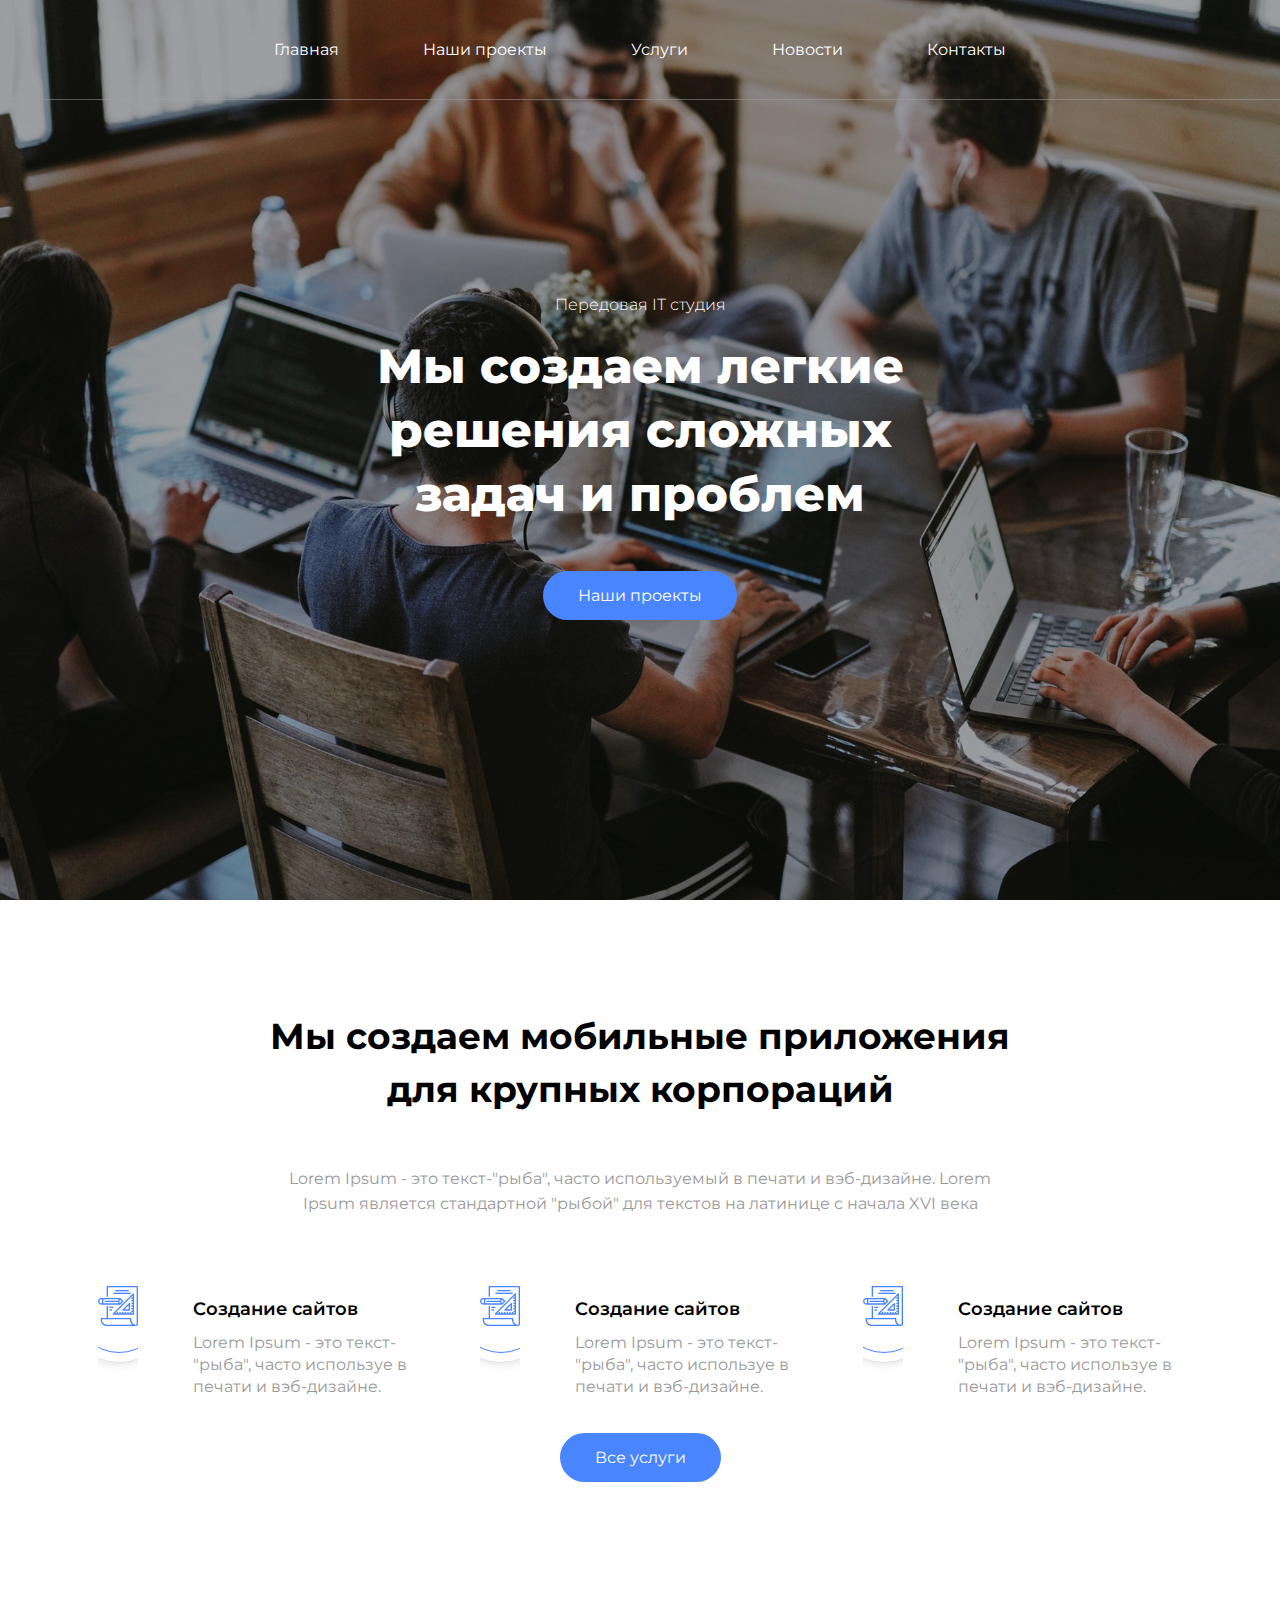
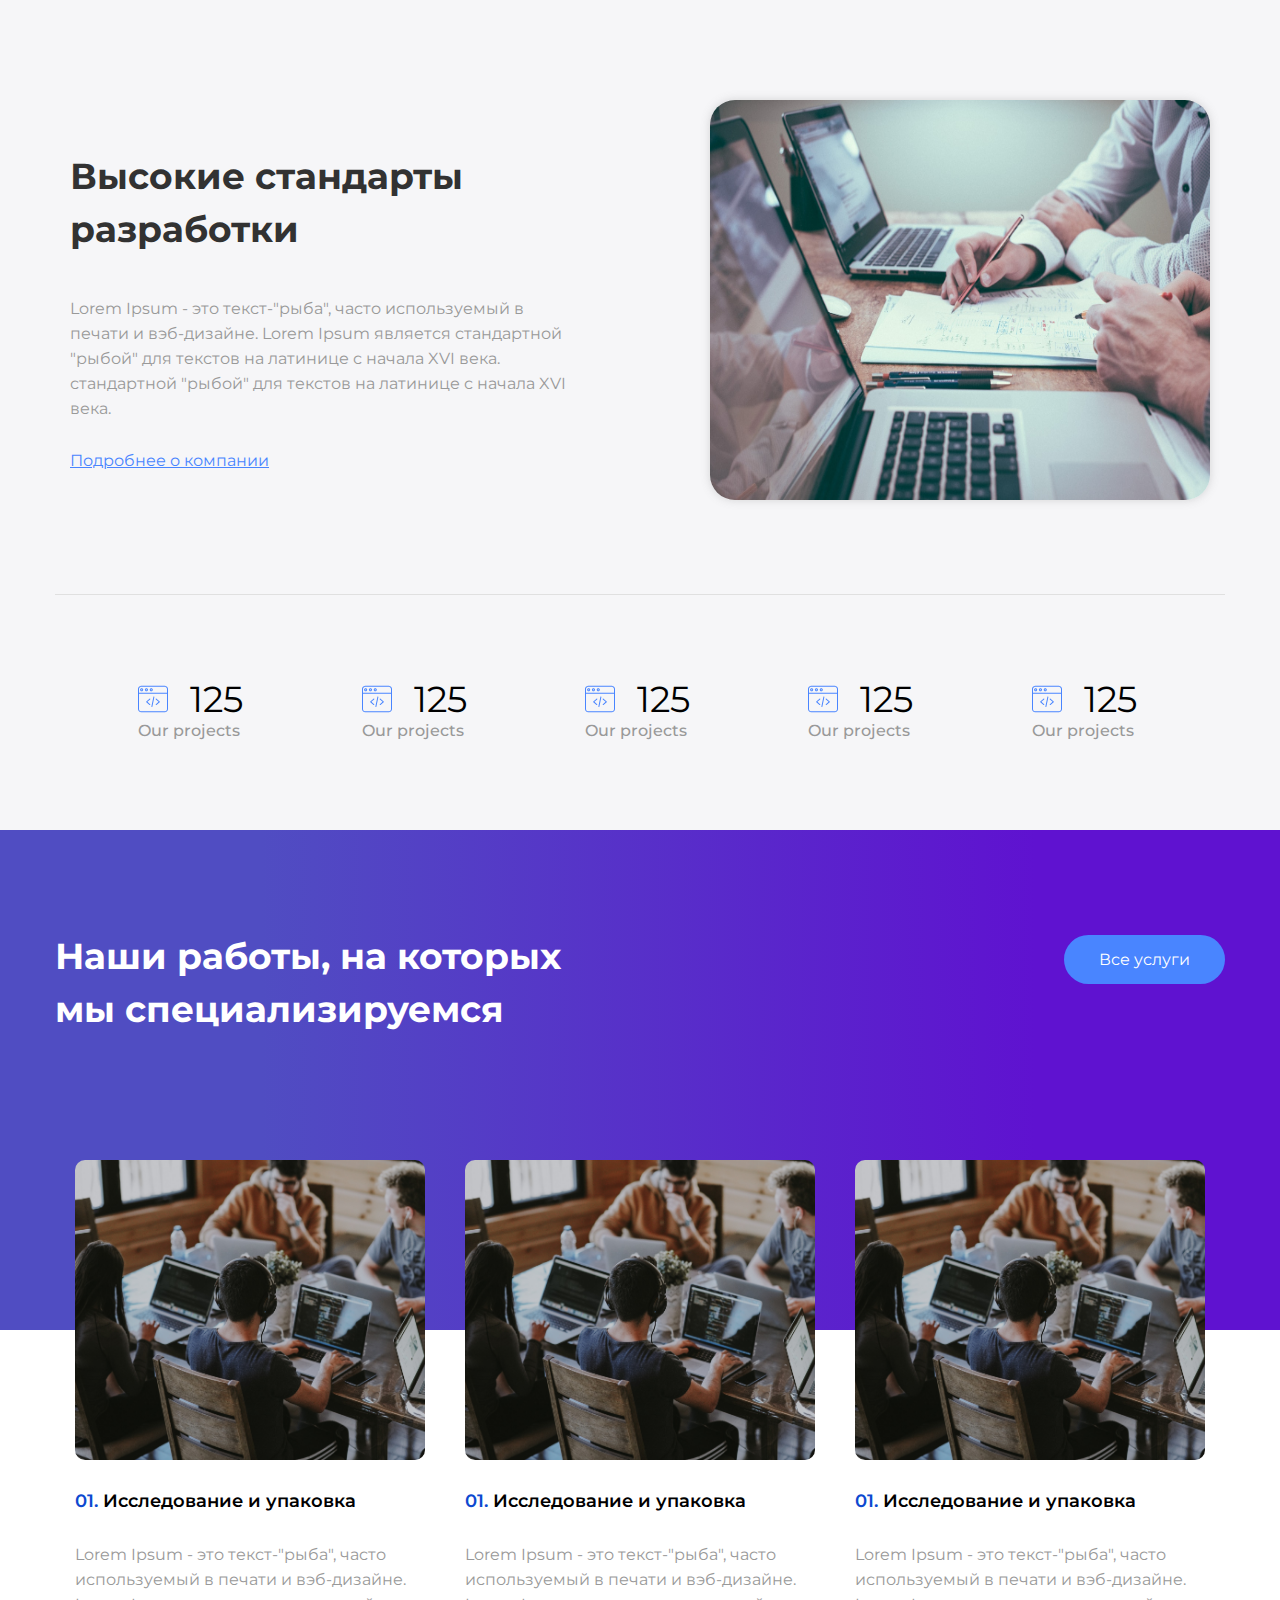
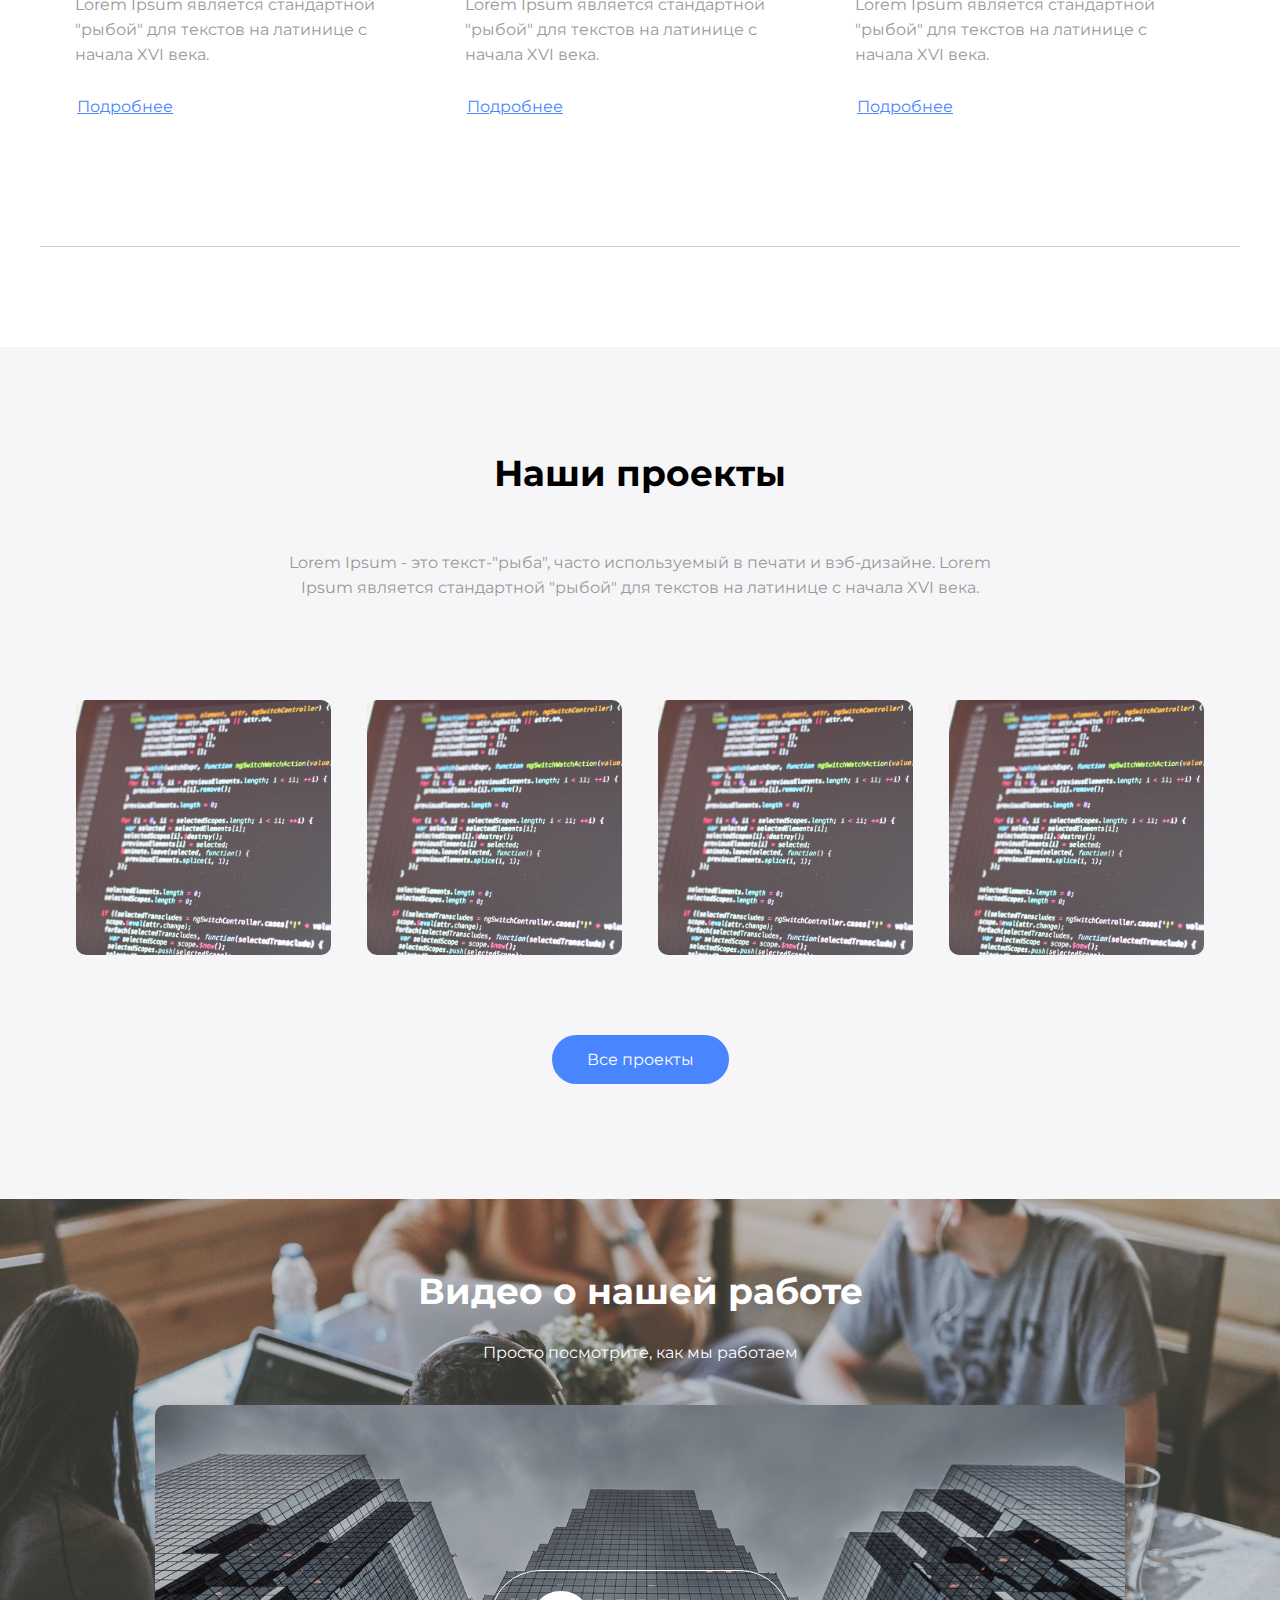
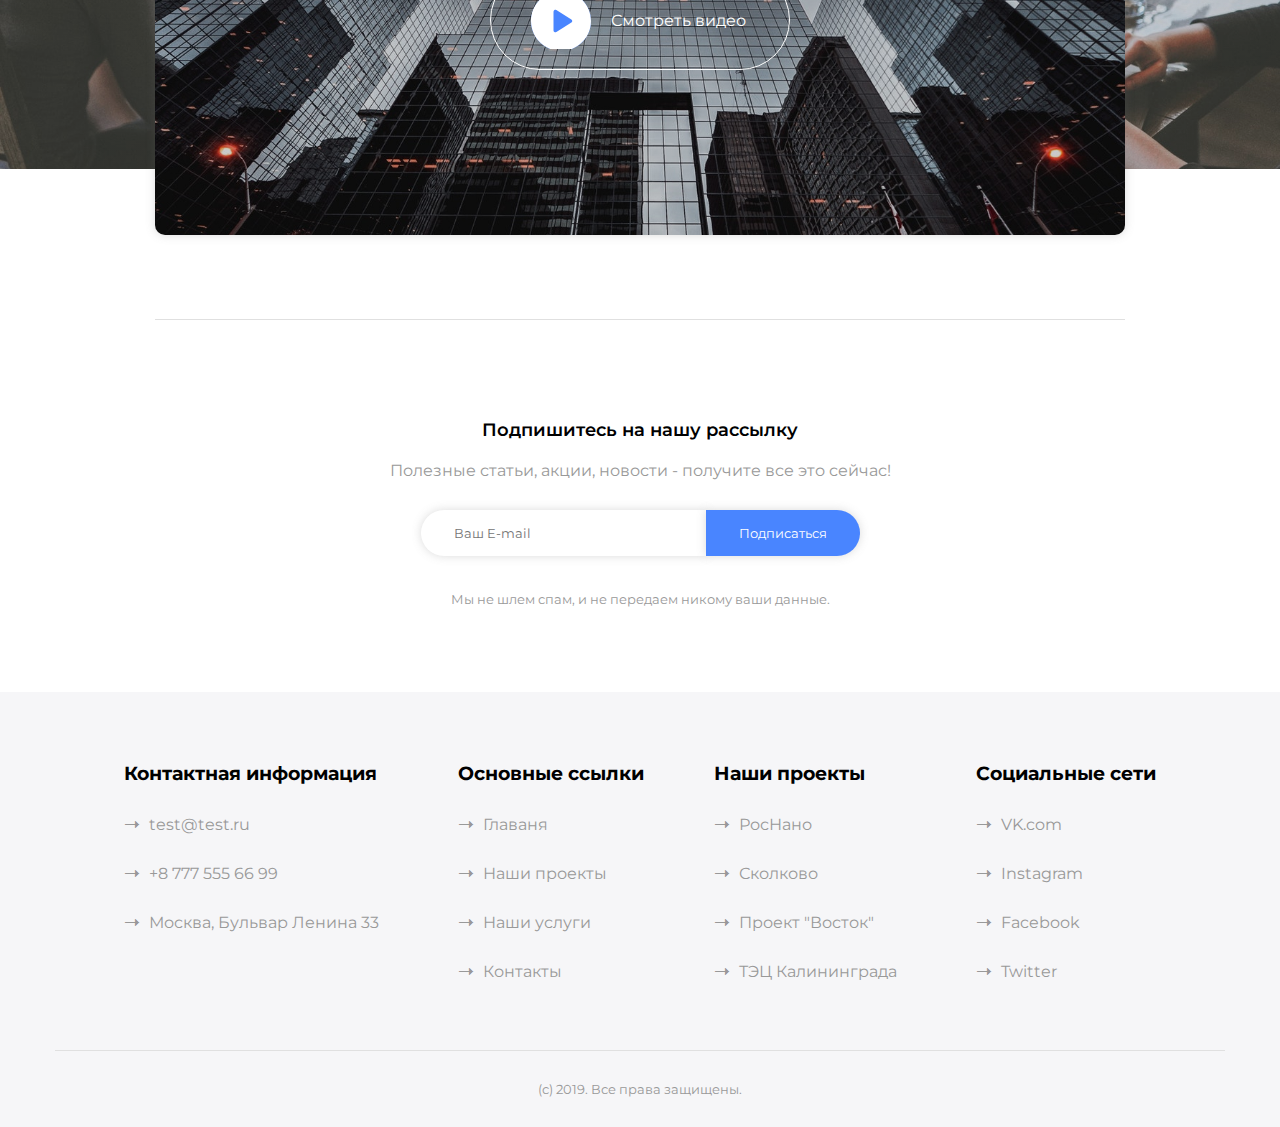
<file: src/portfolio/it_company_2/it_company.html>
<!DOCTYPE HTML>
<html lang="ru">
<head>
    <meta charset="utf-8"/>
    <title>IT Company</title>
    <meta name="viewport" content="width=device-width">

    <link rel="stylesheet" href="css/style.css">
    <link rel="stylesheet" href="css/media.css">

    <link rel="preconnect" href="https://fonts.gstatic.com">
    <link href="https://fonts.googleapis.com/css2?family=Montserrat:wght@300;400;500;800&display=swap" rel="stylesheet">
</head>
<body>
<header>
    <nav>
        <ul id="navigation-list" class="navigation-list">
            <li class="navigation-list__item"><a class="navigation-list__link" href="#">Главная</a></li>
            <li class="navigation-list__item"><a class="navigation-list__link" href="#">Наши проекты</a></li>
            <li class="navigation-list__item"><a class="navigation-list__link" href="#">Услуги</a></li>
            <li class="navigation-list__item"><a class="navigation-list__link" href="#">Новости</a></li>
            <li class="navigation-list__item"><a class="navigation-list__link" href="#">Контакты</a></li>
        </ul>
        <div id="nav-search__mobile" class="nav-search__mobile" onclick="mobileNav()">
            <span class="nav-search__mobile-button"></span>
        </div>
    </nav>
    <div id="hero-content" class="hero-content">
        <p class="hero-content__title">Передовая IT студия</p>
        <h2 class="hero-content__text">Мы создаем легкие решения сложных задач и проблем</h2>
        <a class="hero-content__link" href="#">Наши проекты</a>
    </div>
</header>
<section class="services">
    <div class="container">
        <h2 class="services-title">Мы создаем мобильные приложения для крупных корпораций</h2>
        <p class="services-text">Lorem Ipsum - это текст-"рыба", часто используемый в печати и вэб-дизайне. Lorem Ipsum
            является стандартной "рыбой" для текстов на латинице с начала XVI века</p>
        <div class="services-content">
            <div class="services-item">
                <object class="services-item__icon">
                    <svg width="40" height="40" viewBox="0 0 40 40" fill="none" xmlns="http://www.w3.org/2000/svg">
                        <path d="M39.3326 0H9.33267C8.9645 0 8.666 0.298499 8.666 0.666665V10.6666H9.99933V1.33333H38.6659V37.9999C38.6724 38.3505 38.4019 38.6442 38.0519 38.6666C37.9946 38.6666 37.9373 38.6619 37.8799 38.6606C37.7619 38.6573 37.6439 38.6546 37.5279 38.6426C37.5179 38.6426 37.5086 38.6426 37.4986 38.6386C35.3213 38.4006 33.6014 36.6823 33.3613 34.5053C33.3613 34.4959 33.358 34.4859 33.3566 34.4766C33.3405 34.3182 33.3325 34.1591 33.3326 33.9999V32.6666C33.3326 32.2984 33.0341 31.9999 32.666 31.9999H9.99933V20H8.666V31.9999H3.33268C2.96452 31.9999 2.66602 32.2984 2.66602 32.6666V33.9999C2.66968 37.3121 5.35384 39.9963 8.666 39.9999H38.0659C39.1478 39.9716 40.0076 39.0821 39.9993 37.9999V0.666665C39.9993 0.298499 39.7008 0 39.3326 0ZM8.666 38.6666C6.08993 38.6637 4.00226 36.576 3.99935 33.9999V33.3333H31.9993V33.9999C32.0002 34.2198 32.0129 34.4394 32.0373 34.6579C32.0433 34.7159 32.0546 34.7719 32.0626 34.8293C32.0846 34.9906 32.1113 35.1513 32.1466 35.3093C32.1586 35.3646 32.174 35.4193 32.188 35.4746C32.2286 35.6353 32.2746 35.7933 32.328 35.9493C32.3433 35.9939 32.3593 36.0379 32.376 36.0826C32.4366 36.2479 32.5053 36.4093 32.5806 36.5686C32.5966 36.6013 32.6113 36.6353 32.6273 36.6653C32.7109 36.8342 32.8026 36.9983 32.9026 37.1579C32.916 37.1793 32.928 37.2013 32.9413 37.2246C33.05 37.3948 33.1673 37.5595 33.2926 37.7179L33.314 37.7466C33.4595 37.9293 33.6153 38.1036 33.7806 38.2686C33.9242 38.4108 34.073 38.5442 34.2273 38.6686L8.666 38.6666Z"
                              fill="#4985FF"/>
                        <path d="M22 18.6667C22.1768 18.6667 22.3463 18.5963 22.4713 18.4713L25.1379 15.8047C25.3982 15.5443 25.3982 15.1223 25.1379 14.862L22.4713 12.1953C22.3463 12.0703 22.1768 12 22 12H3.33333C1.49241 12 0 13.4924 0 15.3333C0 17.1742 1.49241 18.6667 3.33333 18.6667H22ZM21.828 13.4373L23.7239 15.3333L21.828 17.2293L21.354 15.3333L21.828 13.4373ZM5.33332 13.3333H20.48L20.1466 14.6667H6.66665V16H20.1466L20.48 17.3333H5.33332V13.3333ZM1.33333 15.3333C1.33333 14.2287 2.22875 13.3333 3.33333 13.3333H3.99999V17.3333H3.33333C2.22875 17.3333 1.33333 16.4379 1.33333 15.3333Z"
                              fill="#4985FF"/>
                        <path d="M15.3325 28.6666H35.3325C35.7007 28.6666 35.9992 28.3681 35.9992 27.9999V7.99999C35.9991 7.63183 35.7006 7.33341 35.3323 7.3335C35.1556 7.3335 34.9862 7.40375 34.8612 7.52866L14.8612 27.5286C14.6009 27.789 14.601 28.2111 14.8614 28.4714C14.9864 28.5964 15.1558 28.6666 15.3325 28.6666ZM34.6658 9.60932V11.3333H33.3325V12.6666H34.6658V14H33.3325V15.3333H34.6658V16.6666H33.3325V18H34.6658V19.3333H33.3325V20.6666H34.6658V22H33.3325V23.3333H34.6658V24.6666H33.3325V25.9999H34.6658V27.3333H33.3325V25.9999H31.9992V27.3333H30.6658V25.9999H29.3325V27.3333H27.9992V25.9999H26.6659V27.3333H25.3325V25.9999H23.9992V27.3333H22.6659V25.9999H21.3325V27.3333H19.9992V25.9999H18.6659V27.3333H16.9419L34.6658 9.60932Z"
                              fill="#4985FF"/>
                        <path d="M24.9907 24.6667H31.3341C31.7022 24.6667 32.0007 24.3682 32.0007 24V17.6567C32.0007 17.2886 31.7022 16.9902 31.3339 16.9902C31.1572 16.9902 30.9877 17.0605 30.8627 17.1854L24.5194 23.5287C24.2591 23.7891 24.2592 24.2112 24.5196 24.4715C24.6446 24.5965 24.814 24.6667 24.9907 24.6667ZM30.6674 19.2667V23.3334H26.6007L30.6674 19.2667Z"
                              fill="#4985FF"/>
                        <path d="M30.6673 4H17.334V5.33333H30.6673V4Z" fill="#4985FF"/>
                        <path d="M32.6673 6.6665H15.334V7.99983H32.6673V6.6665Z" fill="#4985FF"/>
                        <path d="M15.334 20.6665H11.334V21.9998H15.334V20.6665Z" fill="#4985FF"/>
                        <path d="M14.0006 23.3335H11.334V24.6668H14.0006V23.3335Z" fill="#4985FF"/>
                    </svg>
                </object>
                <div class="services-item__inform">
                    <h3 class="services-item__inform-title">
                        Создание сайтов
                    </h3>
                    <p class="services-item__inform-text">
                        Lorem Ipsum - это текст- "рыба", часто используе в печати и вэб-дизайне.
                    </p>
                </div>
            </div>
            <div class="services-item">
                <object class="services-item__icon">
                    <svg width="40" height="40" viewBox="0 0 40 40" fill="none" xmlns="http://www.w3.org/2000/svg">
                        <path d="M39.3326 0H9.33267C8.9645 0 8.666 0.298499 8.666 0.666665V10.6666H9.99933V1.33333H38.6659V37.9999C38.6724 38.3505 38.4019 38.6442 38.0519 38.6666C37.9946 38.6666 37.9373 38.6619 37.8799 38.6606C37.7619 38.6573 37.6439 38.6546 37.5279 38.6426C37.5179 38.6426 37.5086 38.6426 37.4986 38.6386C35.3213 38.4006 33.6014 36.6823 33.3613 34.5053C33.3613 34.4959 33.358 34.4859 33.3566 34.4766C33.3405 34.3182 33.3325 34.1591 33.3326 33.9999V32.6666C33.3326 32.2984 33.0341 31.9999 32.666 31.9999H9.99933V20H8.666V31.9999H3.33268C2.96452 31.9999 2.66602 32.2984 2.66602 32.6666V33.9999C2.66968 37.3121 5.35384 39.9963 8.666 39.9999H38.0659C39.1478 39.9716 40.0076 39.0821 39.9993 37.9999V0.666665C39.9993 0.298499 39.7008 0 39.3326 0ZM8.666 38.6666C6.08993 38.6637 4.00226 36.576 3.99935 33.9999V33.3333H31.9993V33.9999C32.0002 34.2198 32.0129 34.4394 32.0373 34.6579C32.0433 34.7159 32.0546 34.7719 32.0626 34.8293C32.0846 34.9906 32.1113 35.1513 32.1466 35.3093C32.1586 35.3646 32.174 35.4193 32.188 35.4746C32.2286 35.6353 32.2746 35.7933 32.328 35.9493C32.3433 35.9939 32.3593 36.0379 32.376 36.0826C32.4366 36.2479 32.5053 36.4093 32.5806 36.5686C32.5966 36.6013 32.6113 36.6353 32.6273 36.6653C32.7109 36.8342 32.8026 36.9983 32.9026 37.1579C32.916 37.1793 32.928 37.2013 32.9413 37.2246C33.05 37.3948 33.1673 37.5595 33.2926 37.7179L33.314 37.7466C33.4595 37.9293 33.6153 38.1036 33.7806 38.2686C33.9242 38.4108 34.073 38.5442 34.2273 38.6686L8.666 38.6666Z"
                              fill="#4985FF"/>
                        <path d="M22 18.6667C22.1768 18.6667 22.3463 18.5963 22.4713 18.4713L25.1379 15.8047C25.3982 15.5443 25.3982 15.1223 25.1379 14.862L22.4713 12.1953C22.3463 12.0703 22.1768 12 22 12H3.33333C1.49241 12 0 13.4924 0 15.3333C0 17.1742 1.49241 18.6667 3.33333 18.6667H22ZM21.828 13.4373L23.7239 15.3333L21.828 17.2293L21.354 15.3333L21.828 13.4373ZM5.33332 13.3333H20.48L20.1466 14.6667H6.66665V16H20.1466L20.48 17.3333H5.33332V13.3333ZM1.33333 15.3333C1.33333 14.2287 2.22875 13.3333 3.33333 13.3333H3.99999V17.3333H3.33333C2.22875 17.3333 1.33333 16.4379 1.33333 15.3333Z"
                              fill="#4985FF"/>
                        <path d="M15.3325 28.6666H35.3325C35.7007 28.6666 35.9992 28.3681 35.9992 27.9999V7.99999C35.9991 7.63183 35.7006 7.33341 35.3323 7.3335C35.1556 7.3335 34.9862 7.40375 34.8612 7.52866L14.8612 27.5286C14.6009 27.789 14.601 28.2111 14.8614 28.4714C14.9864 28.5964 15.1558 28.6666 15.3325 28.6666ZM34.6658 9.60932V11.3333H33.3325V12.6666H34.6658V14H33.3325V15.3333H34.6658V16.6666H33.3325V18H34.6658V19.3333H33.3325V20.6666H34.6658V22H33.3325V23.3333H34.6658V24.6666H33.3325V25.9999H34.6658V27.3333H33.3325V25.9999H31.9992V27.3333H30.6658V25.9999H29.3325V27.3333H27.9992V25.9999H26.6659V27.3333H25.3325V25.9999H23.9992V27.3333H22.6659V25.9999H21.3325V27.3333H19.9992V25.9999H18.6659V27.3333H16.9419L34.6658 9.60932Z"
                              fill="#4985FF"/>
                        <path d="M24.9907 24.6667H31.3341C31.7022 24.6667 32.0007 24.3682 32.0007 24V17.6567C32.0007 17.2886 31.7022 16.9902 31.3339 16.9902C31.1572 16.9902 30.9877 17.0605 30.8627 17.1854L24.5194 23.5287C24.2591 23.7891 24.2592 24.2112 24.5196 24.4715C24.6446 24.5965 24.814 24.6667 24.9907 24.6667ZM30.6674 19.2667V23.3334H26.6007L30.6674 19.2667Z"
                              fill="#4985FF"/>
                        <path d="M30.6673 4H17.334V5.33333H30.6673V4Z" fill="#4985FF"/>
                        <path d="M32.6673 6.6665H15.334V7.99983H32.6673V6.6665Z" fill="#4985FF"/>
                        <path d="M15.334 20.6665H11.334V21.9998H15.334V20.6665Z" fill="#4985FF"/>
                        <path d="M14.0006 23.3335H11.334V24.6668H14.0006V23.3335Z" fill="#4985FF"/>
                    </svg>
                </object>
                <div class="services-item__inform">
                    <h3 class="services-item__inform-title">
                        Создание сайтов
                    </h3>
                    <p class="services-item__inform-text">
                        Lorem Ipsum - это текст- "рыба", часто используе в печати и вэб-дизайне.
                    </p>
                </div>
            </div>
            <div class="services-item">
                <object class="services-item__icon">
                    <svg width="40" height="40" viewBox="0 0 40 40" fill="none" xmlns="http://www.w3.org/2000/svg">
                        <path d="M39.3326 0H9.33267C8.9645 0 8.666 0.298499 8.666 0.666665V10.6666H9.99933V1.33333H38.6659V37.9999C38.6724 38.3505 38.4019 38.6442 38.0519 38.6666C37.9946 38.6666 37.9373 38.6619 37.8799 38.6606C37.7619 38.6573 37.6439 38.6546 37.5279 38.6426C37.5179 38.6426 37.5086 38.6426 37.4986 38.6386C35.3213 38.4006 33.6014 36.6823 33.3613 34.5053C33.3613 34.4959 33.358 34.4859 33.3566 34.4766C33.3405 34.3182 33.3325 34.1591 33.3326 33.9999V32.6666C33.3326 32.2984 33.0341 31.9999 32.666 31.9999H9.99933V20H8.666V31.9999H3.33268C2.96452 31.9999 2.66602 32.2984 2.66602 32.6666V33.9999C2.66968 37.3121 5.35384 39.9963 8.666 39.9999H38.0659C39.1478 39.9716 40.0076 39.0821 39.9993 37.9999V0.666665C39.9993 0.298499 39.7008 0 39.3326 0ZM8.666 38.6666C6.08993 38.6637 4.00226 36.576 3.99935 33.9999V33.3333H31.9993V33.9999C32.0002 34.2198 32.0129 34.4394 32.0373 34.6579C32.0433 34.7159 32.0546 34.7719 32.0626 34.8293C32.0846 34.9906 32.1113 35.1513 32.1466 35.3093C32.1586 35.3646 32.174 35.4193 32.188 35.4746C32.2286 35.6353 32.2746 35.7933 32.328 35.9493C32.3433 35.9939 32.3593 36.0379 32.376 36.0826C32.4366 36.2479 32.5053 36.4093 32.5806 36.5686C32.5966 36.6013 32.6113 36.6353 32.6273 36.6653C32.7109 36.8342 32.8026 36.9983 32.9026 37.1579C32.916 37.1793 32.928 37.2013 32.9413 37.2246C33.05 37.3948 33.1673 37.5595 33.2926 37.7179L33.314 37.7466C33.4595 37.9293 33.6153 38.1036 33.7806 38.2686C33.9242 38.4108 34.073 38.5442 34.2273 38.6686L8.666 38.6666Z"
                              fill="#4985FF"/>
                        <path d="M22 18.6667C22.1768 18.6667 22.3463 18.5963 22.4713 18.4713L25.1379 15.8047C25.3982 15.5443 25.3982 15.1223 25.1379 14.862L22.4713 12.1953C22.3463 12.0703 22.1768 12 22 12H3.33333C1.49241 12 0 13.4924 0 15.3333C0 17.1742 1.49241 18.6667 3.33333 18.6667H22ZM21.828 13.4373L23.7239 15.3333L21.828 17.2293L21.354 15.3333L21.828 13.4373ZM5.33332 13.3333H20.48L20.1466 14.6667H6.66665V16H20.1466L20.48 17.3333H5.33332V13.3333ZM1.33333 15.3333C1.33333 14.2287 2.22875 13.3333 3.33333 13.3333H3.99999V17.3333H3.33333C2.22875 17.3333 1.33333 16.4379 1.33333 15.3333Z"
                              fill="#4985FF"/>
                        <path d="M15.3325 28.6666H35.3325C35.7007 28.6666 35.9992 28.3681 35.9992 27.9999V7.99999C35.9991 7.63183 35.7006 7.33341 35.3323 7.3335C35.1556 7.3335 34.9862 7.40375 34.8612 7.52866L14.8612 27.5286C14.6009 27.789 14.601 28.2111 14.8614 28.4714C14.9864 28.5964 15.1558 28.6666 15.3325 28.6666ZM34.6658 9.60932V11.3333H33.3325V12.6666H34.6658V14H33.3325V15.3333H34.6658V16.6666H33.3325V18H34.6658V19.3333H33.3325V20.6666H34.6658V22H33.3325V23.3333H34.6658V24.6666H33.3325V25.9999H34.6658V27.3333H33.3325V25.9999H31.9992V27.3333H30.6658V25.9999H29.3325V27.3333H27.9992V25.9999H26.6659V27.3333H25.3325V25.9999H23.9992V27.3333H22.6659V25.9999H21.3325V27.3333H19.9992V25.9999H18.6659V27.3333H16.9419L34.6658 9.60932Z"
                              fill="#4985FF"/>
                        <path d="M24.9907 24.6667H31.3341C31.7022 24.6667 32.0007 24.3682 32.0007 24V17.6567C32.0007 17.2886 31.7022 16.9902 31.3339 16.9902C31.1572 16.9902 30.9877 17.0605 30.8627 17.1854L24.5194 23.5287C24.2591 23.7891 24.2592 24.2112 24.5196 24.4715C24.6446 24.5965 24.814 24.6667 24.9907 24.6667ZM30.6674 19.2667V23.3334H26.6007L30.6674 19.2667Z"
                              fill="#4985FF"/>
                        <path d="M30.6673 4H17.334V5.33333H30.6673V4Z" fill="#4985FF"/>
                        <path d="M32.6673 6.6665H15.334V7.99983H32.6673V6.6665Z" fill="#4985FF"/>
                        <path d="M15.334 20.6665H11.334V21.9998H15.334V20.6665Z" fill="#4985FF"/>
                        <path d="M14.0006 23.3335H11.334V24.6668H14.0006V23.3335Z" fill="#4985FF"/>
                    </svg>
                </object>
                <div class="services-item__inform">
                    <h3 class="services-item__inform-title">
                        Создание сайтов
                    </h3>
                    <p class="services-item__inform-text">
                        Lorem Ipsum - это текст- "рыба", часто используе в печати и вэб-дизайне.
                    </p>
                </div>
            </div>
        </div>
        <div class="services__link-container">
            <a class="hero-content__link services__link" href="#">Все услуги</a>
        </div>
    </div>
</section>
<section class="statistic">
    <div class="container">
        <div class="statistic-inform">
            <div class="statistic-inform__content">
                <h2 class="statistic-inform__title">Высокие стандарты разработки</h2>
                <p class="statistic-inform__text">Lorem Ipsum - это текст-"рыба", часто используемый в печати и
                    вэб-дизайне. Lorem Ipsum является
                    стандартной "рыбой" для текстов на латинице с начала XVI века. стандартной "рыбой" для текстов на
                    латинице с начала XVI века.</p>
                <a href="#" class="statistic-inform__link">Подробнее о компании</a>
            </div>
            <div class="statistic-inform__img-wrapper">
                <img class="statistic-inform__img" alt="ничего не значащая картинка" src="img/statistic.jfif"/>
            </div>
        </div>
        <div class="statistic-numbers">
            <div class="statistic-numbers__item">
                <div class="statistic-numbers__item-inform">
                    <object>
                        <svg width="30" height="30" viewBox="0 0 30 30" fill="none" xmlns="http://www.w3.org/2000/svg">
                            <path d="M11.8364 21.0235C11.7231 21.0235 11.609 20.9845 11.5158 20.9052L8.31084 18.1762C8.20029 18.082 8.13672 17.9443 8.13672 17.799C8.13672 17.6539 8.20056 17.5162 8.31084 17.422L11.5158 14.693C11.7239 14.5155 12.0365 14.5407 12.214 14.7488C12.3911 14.9572 12.3663 15.2698 12.1579 15.4469L9.39594 17.799L12.1579 20.151C12.3663 20.3284 12.3911 20.641 12.214 20.8491C12.1159 20.9644 11.9766 21.0235 11.8364 21.0235Z"
                                  fill="#4985FF"/>
                            <path d="M18.1635 21.0235C18.0234 21.0235 17.8841 20.9644 17.7862 20.8491C17.6088 20.641 17.6339 20.3284 17.8421 20.151L20.604 17.799L17.8421 15.4469C17.6339 15.2698 17.6088 14.9572 17.7862 14.7488C17.9634 14.5407 18.2763 14.5155 18.4841 14.693L21.6891 17.422C21.7996 17.5162 21.8632 17.6539 21.8632 17.799C21.8632 17.9443 21.7996 18.082 21.6891 18.1762L18.4841 20.9052C18.391 20.9845 18.2768 21.0235 18.1635 21.0235Z"
                                  fill="#4985FF"/>
                            <path d="M13.8652 23.0706C13.8312 23.0706 13.7969 23.067 13.7624 23.0598C13.4949 23.0034 13.3235 22.7406 13.3799 22.473L15.3773 12.9894C15.4337 12.7219 15.6963 12.5505 15.9641 12.6069C16.2317 12.6633 16.403 12.9259 16.3466 13.1937L14.3492 22.6773C14.3 22.9105 14.0943 23.0706 13.8652 23.0706Z"
                                  fill="#4985FF"/>
                            <path d="M26.6745 28.2374H3.32547C1.49193 28.2374 0 26.7457 0 24.9119V5.09451C0 3.26097 1.49193 1.76904 3.32547 1.76904H26.6745C28.5081 1.76904 30 3.26097 30 5.09451V24.9119C30 26.7457 28.5081 28.2374 26.6745 28.2374ZM3.32547 2.75961C2.03807 2.75961 0.990566 3.80711 0.990566 5.09451V24.9119C0.990566 26.1993 2.03807 27.2468 3.32547 27.2468H26.6745C27.9619 27.2468 29.0094 26.1993 29.0094 24.9119V5.09451C29.0094 3.80711 27.9619 2.75961 26.6745 2.75961H3.32547Z"
                                  fill="#4985FF"/>
                            <path d="M29.5047 9.69955H0.495283C0.221661 9.69955 0 9.47789 0 9.20427C0 8.93092 0.221661 8.70898 0.495283 8.70898H29.5047C29.7783 8.70898 30 8.93092 30 9.20427C30 9.47789 29.7783 9.69955 29.5047 9.69955Z"
                                  fill="#4985FF"/>
                            <path d="M8.46191 7.32959C7.59793 7.32959 6.89453 6.62619 6.89453 5.76221C6.89453 4.89795 7.59793 4.19482 8.46191 4.19482C9.32617 4.19482 10.0293 4.89795 10.0293 5.76221C10.0293 6.62619 9.32617 7.32959 8.46191 7.32959ZM8.46191 5.18539C8.14407 5.18539 7.8851 5.44409 7.8851 5.76221C7.8851 6.08033 8.14407 6.33902 8.46191 6.33902C8.78003 6.33902 9.03873 6.08033 9.03873 5.76221C9.03873 5.44409 8.78003 5.18539 8.46191 5.18539Z"
                                  fill="#4985FF"/>
                            <path d="M3.64746 7.31445C2.7832 7.31445 2.08008 6.61133 2.08008 5.74707C2.08008 4.88281 2.7832 4.17969 3.64746 4.17969C4.51171 4.17969 5.21484 4.88281 5.21484 5.74707C5.21484 6.61133 4.51171 7.31445 3.64746 7.31445ZM3.64746 5.17025C3.32962 5.17025 3.07064 5.42923 3.07064 5.74707C3.07064 6.06519 3.32962 6.32389 3.64746 6.32389C3.96558 6.32389 4.22427 6.06519 4.22427 5.74707C4.22427 5.42923 3.96558 5.17025 3.64746 5.17025Z"
                                  fill="#4985FF"/>
                            <path d="M13.278 7.34445C12.4141 7.34445 11.7109 6.64133 11.7109 5.77707C11.7109 4.91309 12.4141 4.20996 13.278 4.20996C14.1423 4.20996 14.8454 4.91309 14.8454 5.77707C14.8454 6.64133 14.1423 7.34445 13.278 7.34445ZM13.278 5.20025C12.9602 5.20025 12.7015 5.45895 12.7015 5.77707C12.7015 6.09519 12.9602 6.35388 13.278 6.35388C13.5962 6.35388 13.8549 6.09519 13.8549 5.77707C13.8549 5.45895 13.5962 5.20025 13.278 5.20025Z"
                                  fill="#4985FF"/>
                        </svg>
                    </object>
                    <p class="statistic-numbers__item-number">125</p>
                </div>
                <h5 class="statistic-numbers__item-title">Our projects</h5>
            </div>
            <div class="statistic-numbers__item">
                <div class="statistic-numbers__item-inform">
                    <object>
                        <svg width="30" height="30" viewBox="0 0 30 30" fill="none" xmlns="http://www.w3.org/2000/svg">
                            <path d="M11.8364 21.0235C11.7231 21.0235 11.609 20.9845 11.5158 20.9052L8.31084 18.1762C8.20029 18.082 8.13672 17.9443 8.13672 17.799C8.13672 17.6539 8.20056 17.5162 8.31084 17.422L11.5158 14.693C11.7239 14.5155 12.0365 14.5407 12.214 14.7488C12.3911 14.9572 12.3663 15.2698 12.1579 15.4469L9.39594 17.799L12.1579 20.151C12.3663 20.3284 12.3911 20.641 12.214 20.8491C12.1159 20.9644 11.9766 21.0235 11.8364 21.0235Z"
                                  fill="#4985FF"/>
                            <path d="M18.1635 21.0235C18.0234 21.0235 17.8841 20.9644 17.7862 20.8491C17.6088 20.641 17.6339 20.3284 17.8421 20.151L20.604 17.799L17.8421 15.4469C17.6339 15.2698 17.6088 14.9572 17.7862 14.7488C17.9634 14.5407 18.2763 14.5155 18.4841 14.693L21.6891 17.422C21.7996 17.5162 21.8632 17.6539 21.8632 17.799C21.8632 17.9443 21.7996 18.082 21.6891 18.1762L18.4841 20.9052C18.391 20.9845 18.2768 21.0235 18.1635 21.0235Z"
                                  fill="#4985FF"/>
                            <path d="M13.8652 23.0706C13.8312 23.0706 13.7969 23.067 13.7624 23.0598C13.4949 23.0034 13.3235 22.7406 13.3799 22.473L15.3773 12.9894C15.4337 12.7219 15.6963 12.5505 15.9641 12.6069C16.2317 12.6633 16.403 12.9259 16.3466 13.1937L14.3492 22.6773C14.3 22.9105 14.0943 23.0706 13.8652 23.0706Z"
                                  fill="#4985FF"/>
                            <path d="M26.6745 28.2374H3.32547C1.49193 28.2374 0 26.7457 0 24.9119V5.09451C0 3.26097 1.49193 1.76904 3.32547 1.76904H26.6745C28.5081 1.76904 30 3.26097 30 5.09451V24.9119C30 26.7457 28.5081 28.2374 26.6745 28.2374ZM3.32547 2.75961C2.03807 2.75961 0.990566 3.80711 0.990566 5.09451V24.9119C0.990566 26.1993 2.03807 27.2468 3.32547 27.2468H26.6745C27.9619 27.2468 29.0094 26.1993 29.0094 24.9119V5.09451C29.0094 3.80711 27.9619 2.75961 26.6745 2.75961H3.32547Z"
                                  fill="#4985FF"/>
                            <path d="M29.5047 9.69955H0.495283C0.221661 9.69955 0 9.47789 0 9.20427C0 8.93092 0.221661 8.70898 0.495283 8.70898H29.5047C29.7783 8.70898 30 8.93092 30 9.20427C30 9.47789 29.7783 9.69955 29.5047 9.69955Z"
                                  fill="#4985FF"/>
                            <path d="M8.46191 7.32959C7.59793 7.32959 6.89453 6.62619 6.89453 5.76221C6.89453 4.89795 7.59793 4.19482 8.46191 4.19482C9.32617 4.19482 10.0293 4.89795 10.0293 5.76221C10.0293 6.62619 9.32617 7.32959 8.46191 7.32959ZM8.46191 5.18539C8.14407 5.18539 7.8851 5.44409 7.8851 5.76221C7.8851 6.08033 8.14407 6.33902 8.46191 6.33902C8.78003 6.33902 9.03873 6.08033 9.03873 5.76221C9.03873 5.44409 8.78003 5.18539 8.46191 5.18539Z"
                                  fill="#4985FF"/>
                            <path d="M3.64746 7.31445C2.7832 7.31445 2.08008 6.61133 2.08008 5.74707C2.08008 4.88281 2.7832 4.17969 3.64746 4.17969C4.51171 4.17969 5.21484 4.88281 5.21484 5.74707C5.21484 6.61133 4.51171 7.31445 3.64746 7.31445ZM3.64746 5.17025C3.32962 5.17025 3.07064 5.42923 3.07064 5.74707C3.07064 6.06519 3.32962 6.32389 3.64746 6.32389C3.96558 6.32389 4.22427 6.06519 4.22427 5.74707C4.22427 5.42923 3.96558 5.17025 3.64746 5.17025Z"
                                  fill="#4985FF"/>
                            <path d="M13.278 7.34445C12.4141 7.34445 11.7109 6.64133 11.7109 5.77707C11.7109 4.91309 12.4141 4.20996 13.278 4.20996C14.1423 4.20996 14.8454 4.91309 14.8454 5.77707C14.8454 6.64133 14.1423 7.34445 13.278 7.34445ZM13.278 5.20025C12.9602 5.20025 12.7015 5.45895 12.7015 5.77707C12.7015 6.09519 12.9602 6.35388 13.278 6.35388C13.5962 6.35388 13.8549 6.09519 13.8549 5.77707C13.8549 5.45895 13.5962 5.20025 13.278 5.20025Z"
                                  fill="#4985FF"/>
                        </svg>
                    </object>
                    <p class="statistic-numbers__item-number">125</p>
                </div>
                <h5 class="statistic-numbers__item-title">Our projects</h5>
            </div>
            <div class="statistic-numbers__item">
                <div class="statistic-numbers__item-inform">
                    <object>
                        <svg width="30" height="30" viewBox="0 0 30 30" fill="none" xmlns="http://www.w3.org/2000/svg">
                            <path d="M11.8364 21.0235C11.7231 21.0235 11.609 20.9845 11.5158 20.9052L8.31084 18.1762C8.20029 18.082 8.13672 17.9443 8.13672 17.799C8.13672 17.6539 8.20056 17.5162 8.31084 17.422L11.5158 14.693C11.7239 14.5155 12.0365 14.5407 12.214 14.7488C12.3911 14.9572 12.3663 15.2698 12.1579 15.4469L9.39594 17.799L12.1579 20.151C12.3663 20.3284 12.3911 20.641 12.214 20.8491C12.1159 20.9644 11.9766 21.0235 11.8364 21.0235Z"
                                  fill="#4985FF"/>
                            <path d="M18.1635 21.0235C18.0234 21.0235 17.8841 20.9644 17.7862 20.8491C17.6088 20.641 17.6339 20.3284 17.8421 20.151L20.604 17.799L17.8421 15.4469C17.6339 15.2698 17.6088 14.9572 17.7862 14.7488C17.9634 14.5407 18.2763 14.5155 18.4841 14.693L21.6891 17.422C21.7996 17.5162 21.8632 17.6539 21.8632 17.799C21.8632 17.9443 21.7996 18.082 21.6891 18.1762L18.4841 20.9052C18.391 20.9845 18.2768 21.0235 18.1635 21.0235Z"
                                  fill="#4985FF"/>
                            <path d="M13.8652 23.0706C13.8312 23.0706 13.7969 23.067 13.7624 23.0598C13.4949 23.0034 13.3235 22.7406 13.3799 22.473L15.3773 12.9894C15.4337 12.7219 15.6963 12.5505 15.9641 12.6069C16.2317 12.6633 16.403 12.9259 16.3466 13.1937L14.3492 22.6773C14.3 22.9105 14.0943 23.0706 13.8652 23.0706Z"
                                  fill="#4985FF"/>
                            <path d="M26.6745 28.2374H3.32547C1.49193 28.2374 0 26.7457 0 24.9119V5.09451C0 3.26097 1.49193 1.76904 3.32547 1.76904H26.6745C28.5081 1.76904 30 3.26097 30 5.09451V24.9119C30 26.7457 28.5081 28.2374 26.6745 28.2374ZM3.32547 2.75961C2.03807 2.75961 0.990566 3.80711 0.990566 5.09451V24.9119C0.990566 26.1993 2.03807 27.2468 3.32547 27.2468H26.6745C27.9619 27.2468 29.0094 26.1993 29.0094 24.9119V5.09451C29.0094 3.80711 27.9619 2.75961 26.6745 2.75961H3.32547Z"
                                  fill="#4985FF"/>
                            <path d="M29.5047 9.69955H0.495283C0.221661 9.69955 0 9.47789 0 9.20427C0 8.93092 0.221661 8.70898 0.495283 8.70898H29.5047C29.7783 8.70898 30 8.93092 30 9.20427C30 9.47789 29.7783 9.69955 29.5047 9.69955Z"
                                  fill="#4985FF"/>
                            <path d="M8.46191 7.32959C7.59793 7.32959 6.89453 6.62619 6.89453 5.76221C6.89453 4.89795 7.59793 4.19482 8.46191 4.19482C9.32617 4.19482 10.0293 4.89795 10.0293 5.76221C10.0293 6.62619 9.32617 7.32959 8.46191 7.32959ZM8.46191 5.18539C8.14407 5.18539 7.8851 5.44409 7.8851 5.76221C7.8851 6.08033 8.14407 6.33902 8.46191 6.33902C8.78003 6.33902 9.03873 6.08033 9.03873 5.76221C9.03873 5.44409 8.78003 5.18539 8.46191 5.18539Z"
                                  fill="#4985FF"/>
                            <path d="M3.64746 7.31445C2.7832 7.31445 2.08008 6.61133 2.08008 5.74707C2.08008 4.88281 2.7832 4.17969 3.64746 4.17969C4.51171 4.17969 5.21484 4.88281 5.21484 5.74707C5.21484 6.61133 4.51171 7.31445 3.64746 7.31445ZM3.64746 5.17025C3.32962 5.17025 3.07064 5.42923 3.07064 5.74707C3.07064 6.06519 3.32962 6.32389 3.64746 6.32389C3.96558 6.32389 4.22427 6.06519 4.22427 5.74707C4.22427 5.42923 3.96558 5.17025 3.64746 5.17025Z"
                                  fill="#4985FF"/>
                            <path d="M13.278 7.34445C12.4141 7.34445 11.7109 6.64133 11.7109 5.77707C11.7109 4.91309 12.4141 4.20996 13.278 4.20996C14.1423 4.20996 14.8454 4.91309 14.8454 5.77707C14.8454 6.64133 14.1423 7.34445 13.278 7.34445ZM13.278 5.20025C12.9602 5.20025 12.7015 5.45895 12.7015 5.77707C12.7015 6.09519 12.9602 6.35388 13.278 6.35388C13.5962 6.35388 13.8549 6.09519 13.8549 5.77707C13.8549 5.45895 13.5962 5.20025 13.278 5.20025Z"
                                  fill="#4985FF"/>
                        </svg>
                    </object>
                    <p class="statistic-numbers__item-number">125</p>
                </div>
                <h5 class="statistic-numbers__item-title">Our projects</h5>
            </div>
            <div class="statistic-numbers__item">
                <div class="statistic-numbers__item-inform">
                    <object>
                        <svg width="30" height="30" viewBox="0 0 30 30" fill="none" xmlns="http://www.w3.org/2000/svg">
                            <path d="M11.8364 21.0235C11.7231 21.0235 11.609 20.9845 11.5158 20.9052L8.31084 18.1762C8.20029 18.082 8.13672 17.9443 8.13672 17.799C8.13672 17.6539 8.20056 17.5162 8.31084 17.422L11.5158 14.693C11.7239 14.5155 12.0365 14.5407 12.214 14.7488C12.3911 14.9572 12.3663 15.2698 12.1579 15.4469L9.39594 17.799L12.1579 20.151C12.3663 20.3284 12.3911 20.641 12.214 20.8491C12.1159 20.9644 11.9766 21.0235 11.8364 21.0235Z"
                                  fill="#4985FF"/>
                            <path d="M18.1635 21.0235C18.0234 21.0235 17.8841 20.9644 17.7862 20.8491C17.6088 20.641 17.6339 20.3284 17.8421 20.151L20.604 17.799L17.8421 15.4469C17.6339 15.2698 17.6088 14.9572 17.7862 14.7488C17.9634 14.5407 18.2763 14.5155 18.4841 14.693L21.6891 17.422C21.7996 17.5162 21.8632 17.6539 21.8632 17.799C21.8632 17.9443 21.7996 18.082 21.6891 18.1762L18.4841 20.9052C18.391 20.9845 18.2768 21.0235 18.1635 21.0235Z"
                                  fill="#4985FF"/>
                            <path d="M13.8652 23.0706C13.8312 23.0706 13.7969 23.067 13.7624 23.0598C13.4949 23.0034 13.3235 22.7406 13.3799 22.473L15.3773 12.9894C15.4337 12.7219 15.6963 12.5505 15.9641 12.6069C16.2317 12.6633 16.403 12.9259 16.3466 13.1937L14.3492 22.6773C14.3 22.9105 14.0943 23.0706 13.8652 23.0706Z"
                                  fill="#4985FF"/>
                            <path d="M26.6745 28.2374H3.32547C1.49193 28.2374 0 26.7457 0 24.9119V5.09451C0 3.26097 1.49193 1.76904 3.32547 1.76904H26.6745C28.5081 1.76904 30 3.26097 30 5.09451V24.9119C30 26.7457 28.5081 28.2374 26.6745 28.2374ZM3.32547 2.75961C2.03807 2.75961 0.990566 3.80711 0.990566 5.09451V24.9119C0.990566 26.1993 2.03807 27.2468 3.32547 27.2468H26.6745C27.9619 27.2468 29.0094 26.1993 29.0094 24.9119V5.09451C29.0094 3.80711 27.9619 2.75961 26.6745 2.75961H3.32547Z"
                                  fill="#4985FF"/>
                            <path d="M29.5047 9.69955H0.495283C0.221661 9.69955 0 9.47789 0 9.20427C0 8.93092 0.221661 8.70898 0.495283 8.70898H29.5047C29.7783 8.70898 30 8.93092 30 9.20427C30 9.47789 29.7783 9.69955 29.5047 9.69955Z"
                                  fill="#4985FF"/>
                            <path d="M8.46191 7.32959C7.59793 7.32959 6.89453 6.62619 6.89453 5.76221C6.89453 4.89795 7.59793 4.19482 8.46191 4.19482C9.32617 4.19482 10.0293 4.89795 10.0293 5.76221C10.0293 6.62619 9.32617 7.32959 8.46191 7.32959ZM8.46191 5.18539C8.14407 5.18539 7.8851 5.44409 7.8851 5.76221C7.8851 6.08033 8.14407 6.33902 8.46191 6.33902C8.78003 6.33902 9.03873 6.08033 9.03873 5.76221C9.03873 5.44409 8.78003 5.18539 8.46191 5.18539Z"
                                  fill="#4985FF"/>
                            <path d="M3.64746 7.31445C2.7832 7.31445 2.08008 6.61133 2.08008 5.74707C2.08008 4.88281 2.7832 4.17969 3.64746 4.17969C4.51171 4.17969 5.21484 4.88281 5.21484 5.74707C5.21484 6.61133 4.51171 7.31445 3.64746 7.31445ZM3.64746 5.17025C3.32962 5.17025 3.07064 5.42923 3.07064 5.74707C3.07064 6.06519 3.32962 6.32389 3.64746 6.32389C3.96558 6.32389 4.22427 6.06519 4.22427 5.74707C4.22427 5.42923 3.96558 5.17025 3.64746 5.17025Z"
                                  fill="#4985FF"/>
                            <path d="M13.278 7.34445C12.4141 7.34445 11.7109 6.64133 11.7109 5.77707C11.7109 4.91309 12.4141 4.20996 13.278 4.20996C14.1423 4.20996 14.8454 4.91309 14.8454 5.77707C14.8454 6.64133 14.1423 7.34445 13.278 7.34445ZM13.278 5.20025C12.9602 5.20025 12.7015 5.45895 12.7015 5.77707C12.7015 6.09519 12.9602 6.35388 13.278 6.35388C13.5962 6.35388 13.8549 6.09519 13.8549 5.77707C13.8549 5.45895 13.5962 5.20025 13.278 5.20025Z"
                                  fill="#4985FF"/>
                        </svg>
                    </object>
                    <p class="statistic-numbers__item-number">125</p>
                </div>
                <h5 class="statistic-numbers__item-title">Our projects</h5>
            </div>
            <div class="statistic-numbers__item">
                <div class="statistic-numbers__item-inform">
                    <object>
                        <svg width="30" height="30" viewBox="0 0 30 30" fill="none" xmlns="http://www.w3.org/2000/svg">
                            <path d="M11.8364 21.0235C11.7231 21.0235 11.609 20.9845 11.5158 20.9052L8.31084 18.1762C8.20029 18.082 8.13672 17.9443 8.13672 17.799C8.13672 17.6539 8.20056 17.5162 8.31084 17.422L11.5158 14.693C11.7239 14.5155 12.0365 14.5407 12.214 14.7488C12.3911 14.9572 12.3663 15.2698 12.1579 15.4469L9.39594 17.799L12.1579 20.151C12.3663 20.3284 12.3911 20.641 12.214 20.8491C12.1159 20.9644 11.9766 21.0235 11.8364 21.0235Z"
                                  fill="#4985FF"/>
                            <path d="M18.1635 21.0235C18.0234 21.0235 17.8841 20.9644 17.7862 20.8491C17.6088 20.641 17.6339 20.3284 17.8421 20.151L20.604 17.799L17.8421 15.4469C17.6339 15.2698 17.6088 14.9572 17.7862 14.7488C17.9634 14.5407 18.2763 14.5155 18.4841 14.693L21.6891 17.422C21.7996 17.5162 21.8632 17.6539 21.8632 17.799C21.8632 17.9443 21.7996 18.082 21.6891 18.1762L18.4841 20.9052C18.391 20.9845 18.2768 21.0235 18.1635 21.0235Z"
                                  fill="#4985FF"/>
                            <path d="M13.8652 23.0706C13.8312 23.0706 13.7969 23.067 13.7624 23.0598C13.4949 23.0034 13.3235 22.7406 13.3799 22.473L15.3773 12.9894C15.4337 12.7219 15.6963 12.5505 15.9641 12.6069C16.2317 12.6633 16.403 12.9259 16.3466 13.1937L14.3492 22.6773C14.3 22.9105 14.0943 23.0706 13.8652 23.0706Z"
                                  fill="#4985FF"/>
                            <path d="M26.6745 28.2374H3.32547C1.49193 28.2374 0 26.7457 0 24.9119V5.09451C0 3.26097 1.49193 1.76904 3.32547 1.76904H26.6745C28.5081 1.76904 30 3.26097 30 5.09451V24.9119C30 26.7457 28.5081 28.2374 26.6745 28.2374ZM3.32547 2.75961C2.03807 2.75961 0.990566 3.80711 0.990566 5.09451V24.9119C0.990566 26.1993 2.03807 27.2468 3.32547 27.2468H26.6745C27.9619 27.2468 29.0094 26.1993 29.0094 24.9119V5.09451C29.0094 3.80711 27.9619 2.75961 26.6745 2.75961H3.32547Z"
                                  fill="#4985FF"/>
                            <path d="M29.5047 9.69955H0.495283C0.221661 9.69955 0 9.47789 0 9.20427C0 8.93092 0.221661 8.70898 0.495283 8.70898H29.5047C29.7783 8.70898 30 8.93092 30 9.20427C30 9.47789 29.7783 9.69955 29.5047 9.69955Z"
                                  fill="#4985FF"/>
                            <path d="M8.46191 7.32959C7.59793 7.32959 6.89453 6.62619 6.89453 5.76221C6.89453 4.89795 7.59793 4.19482 8.46191 4.19482C9.32617 4.19482 10.0293 4.89795 10.0293 5.76221C10.0293 6.62619 9.32617 7.32959 8.46191 7.32959ZM8.46191 5.18539C8.14407 5.18539 7.8851 5.44409 7.8851 5.76221C7.8851 6.08033 8.14407 6.33902 8.46191 6.33902C8.78003 6.33902 9.03873 6.08033 9.03873 5.76221C9.03873 5.44409 8.78003 5.18539 8.46191 5.18539Z"
                                  fill="#4985FF"/>
                            <path d="M3.64746 7.31445C2.7832 7.31445 2.08008 6.61133 2.08008 5.74707C2.08008 4.88281 2.7832 4.17969 3.64746 4.17969C4.51171 4.17969 5.21484 4.88281 5.21484 5.74707C5.21484 6.61133 4.51171 7.31445 3.64746 7.31445ZM3.64746 5.17025C3.32962 5.17025 3.07064 5.42923 3.07064 5.74707C3.07064 6.06519 3.32962 6.32389 3.64746 6.32389C3.96558 6.32389 4.22427 6.06519 4.22427 5.74707C4.22427 5.42923 3.96558 5.17025 3.64746 5.17025Z"
                                  fill="#4985FF"/>
                            <path d="M13.278 7.34445C12.4141 7.34445 11.7109 6.64133 11.7109 5.77707C11.7109 4.91309 12.4141 4.20996 13.278 4.20996C14.1423 4.20996 14.8454 4.91309 14.8454 5.77707C14.8454 6.64133 14.1423 7.34445 13.278 7.34445ZM13.278 5.20025C12.9602 5.20025 12.7015 5.45895 12.7015 5.77707C12.7015 6.09519 12.9602 6.35388 13.278 6.35388C13.5962 6.35388 13.8549 6.09519 13.8549 5.77707C13.8549 5.45895 13.5962 5.20025 13.278 5.20025Z"
                                  fill="#4985FF"/>
                        </svg>
                    </object>
                    <p class="statistic-numbers__item-number">125</p>
                </div>
                <h5 class="statistic-numbers__item-title">Our projects</h5>
            </div>
        </div>
    </div>
</section>
<section class="prof">
    <div class="prof-inform">
        <div class="container prof-inform__container">
            <h2 class="prof-inform__title">Наши работы, на которых мы специализируемся</h2>
            <div class="prof-inform__link-wrapper">
                <a href="#" class="hero-content__link">Все услуги</a>
            </div>
        </div>
    </div>
    <div class="prof-content">
        <div class="container prof-content__container">
            <div class="prof-content__item">
                <div class="prof-content__img"></div>
                <h3 class="prof-content__title"><span class="blue">01.</span> Исследование и упаковка</h3>
                <p class="prof-content__text">Lorem Ipsum - это текст-"рыба", часто используемый в печати и
                    вэб-дизайне. Lorem Ipsum является стандартной "рыбой" для текстов на латинице с начала XVI века.</p>
                <a href="#" class="statistic-inform__link prof-content__link">Подробнее</a>
            </div>
            <div class="prof-content__item">
                <div class="prof-content__img"></div>
                <h3 class="prof-content__title"><span class="blue">01.</span> Исследование и упаковка</h3>
                <p class="prof-content__text">Lorem Ipsum - это текст-"рыба", часто используемый в печати и
                    вэб-дизайне. Lorem Ipsum является стандартной "рыбой" для текстов на латинице с начала XVI века.</p>
                <a href="#" class="statistic-inform__link prof-content__link">Подробнее</a>
            </div>
            <div class="prof-content__item">
                <div class="prof-content__img"></div>
                <h3 class="prof-content__title"><span class="blue">01.</span> Исследование и упаковка</h3>
                <p class="prof-content__text">Lorem Ipsum - это текст-"рыба", часто используемый в печати и
                    вэб-дизайне. Lorem Ipsum является стандартной "рыбой" для текстов на латинице с начала XVI века.</p>
                <a href="#" class="statistic-inform__link prof-content__link">Подробнее</a>
            </div>
        </div>
    </div>
</section>
<section class="projects">
    <div class="container">
        <h2 class="projects-title">Наши проекты</h2>
        <p class="projects-text">
            Lorem Ipsum - это текст-"рыба", часто используемый в печати и вэб-дизайне. Lorem Ipsum является стандартной
            "рыбой" для текстов на латинице с начала XVI века.
        </p>
        <div class="projects-content">
            <a href="#">
                <div class="projects-content__item"></div>
            </a>
            <a href="#">
                <div class="projects-content__item"></div>
            </a>
            <a href="#">
                <div class="projects-content__item"></div>
            </a>
            <a href="#">
                <div class="projects-content__item"></div>
            </a>
        </div>
        <div class="projects-link__wrapper">
            <a class="hero-content__link" href="#">Все проекты</a>
        </div>
    </div>
</section>
<section class="work">
    <div class="work-inform">
        <div class="container">
            <h2 class="work-title">Видео о нашей работе</h2>
            <p class="work-subTitle">Просто посмотрите, как мы работаем</p>
            <div class="work-video">
                <button class="work-fakeButton">
                    <object class="work-fakeButton_icon">
                        <svg width="60" height="60" viewBox="0 0 60 60" fill="none" xmlns="http://www.w3.org/2000/svg">
                            <circle cx="30" cy="30" r="30" fill="#4985FF"/>
                            <path d="M30 0C13.4317 0 0 13.4314 0 30C0 46.5686 13.4317 60 30 60C46.5683 60 60 46.5686 60 30C60 13.4314 46.5683 0 30 0ZM40.3688 31.5902L25.3687 40.9652C25.0652 41.1547 24.7201 41.25 24.375 41.25C24.0623 41.25 23.7492 41.1722 23.4659 41.0147C22.8698 40.6842 22.5 40.057 22.5 39.375V20.625C22.5 19.943 22.8698 19.3158 23.4659 18.9853C24.0619 18.653 24.7907 18.6731 25.3687 19.0348L40.3688 28.4098C40.9167 28.7531 41.25 29.3537 41.25 30C41.25 30.6463 40.9167 31.247 40.3688 31.5902Z"
                                  fill="white"/>
                        </svg>
                    </object>
                    <span class="work-fakeButton__text">Смотреть видео</span>
                </button>
            </div>
        </div>
    </div>
    <div class="work-content">
        <div class="container work-content__container">
            <h3 class="work-content__title">Подпишитесь на нашу рассылку</h3>
            <label for="email" class="work-content__text">Полезные статьи, акции, новости - получите все это
                сейчас!</label>
            <form class="work-content__form">
                <input id="email" name="email" class="work-content__input" type="email" placeholder="Ваш E-mail">
                <button class="work-content__submit">Подписаться</button>
            </form>
            <p class="work-content__note">Мы не шлем спам, и не передаем никому ваши данные.</p>
        </div>
    </div>
</section>
<footer>
    <div class="container footer-container">
            <div class="footer-item">
                <h3>Контактная информация</h3>
                <ul class="footer-nav__list">
                    <li class="footer-nav__list-item"><a class="footer-nav__list-link" href="#">test@test.ru</a></li>
                    <li class="footer-nav__list-item"><a class="footer-nav__list-link" href="#">+8 777 555 66 99</a>
                    </li>
                    <li class="footer-nav__list-item"><a class="footer-nav__list-link" href="#">Москва, Бульвар Ленина
                        33</a></li>
                </ul>
            </div>
            <div class="footer-item">
                <h3>Основные ссылки</h3>
                <ul>
                    <li class="footer-nav__list-item"><a class="footer-nav__list-link" href="#">Главаня</a></li>
                    <li class="footer-nav__list-item"><a class="footer-nav__list-link" href="#">Наши проекты</a></li>
                    <li class="footer-nav__list-item"><a class="footer-nav__list-link" href="#">Наши услуги</a></li>
                    <li class="footer-nav__list-item"><a class="footer-nav__list-link" href="#">Контакты</a></li>
                </ul>
            </div>
            <div class="footer-item">
                <h3>Наши проекты</h3>
                <ul>
                    <li class="footer-nav__list-item"><a class="footer-nav__list-link" href="#">РосНано</a></li>
                    <li class="footer-nav__list-item"><a class="footer-nav__list-link" href="#">Сколково</a></li>
                    <li class="footer-nav__list-item"><a class="footer-nav__list-link" href="#">Проект "Восток"</a></li>
                    <li class="footer-nav__list-item"><a class="footer-nav__list-link" href="#">ТЭЦ Калининграда</a>
                    </li>
                </ul>
            </div>
            <div class="footer-item">
                <h3>Социальные сети</h3>
                <ul>
                    <li class="footer-nav__list-item"><a class="footer-nav__list-link" href="#">VK.com</a></li>
                    <li class="footer-nav__list-item"><a class="footer-nav__list-link" href="#">Instagram</a></li>
                    <li class="footer-nav__list-item"><a class="footer-nav__list-link" href="#">Facebook</a></li>
                    <li class="footer-nav__list-item"><a class="footer-nav__list-link" href="#">Twitter</a></li>
                </ul>
            </div>
    </div>
    <div>
        <h6 class="copyright">(с) 2019. Все права защищены.</h6>
    </div>
</footer>
<script src="https://ajax.googleapis.com/ajax/libs/jquery/3.5.1/jquery.min.js"></script>
<script src="js/jquery.spincrement.min.js"></script>
<script src="js/spincrement.js"></script>
<script src="js/index.js"></script>
</body>
</html>
</file>
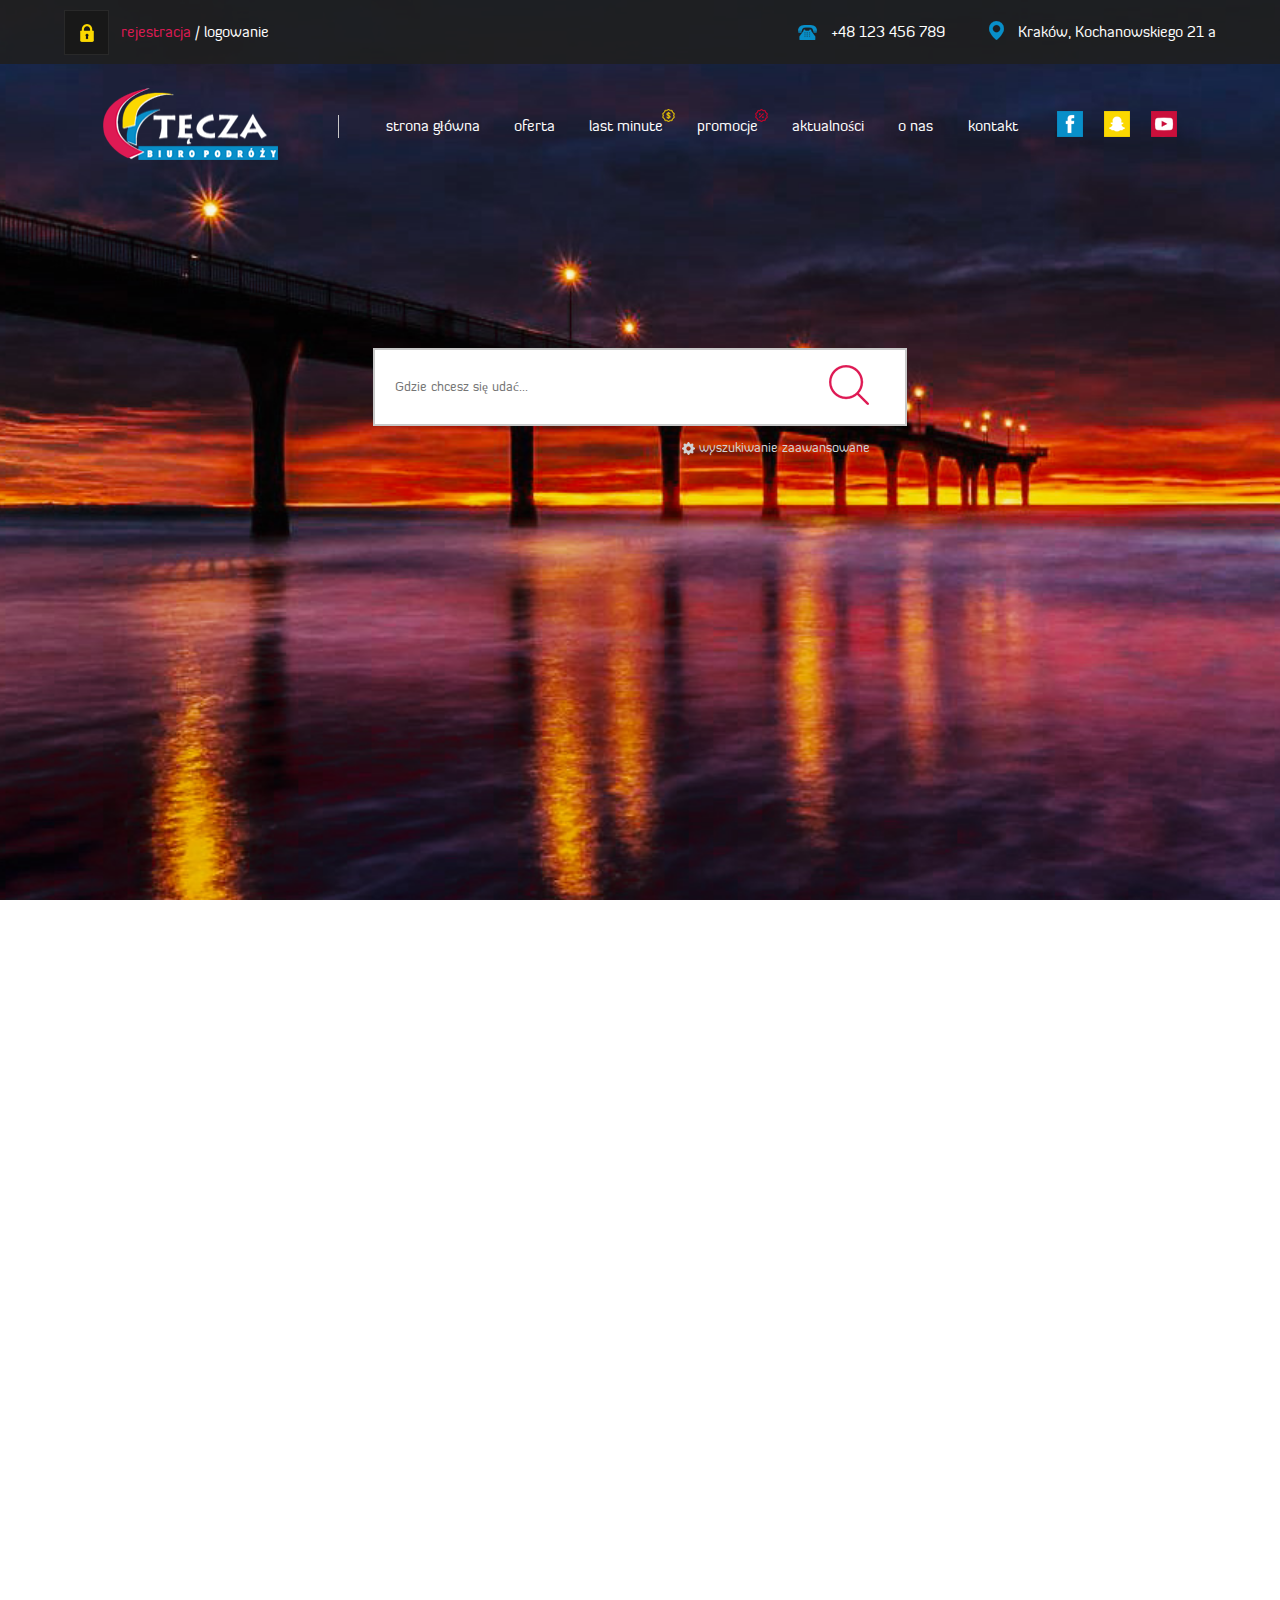
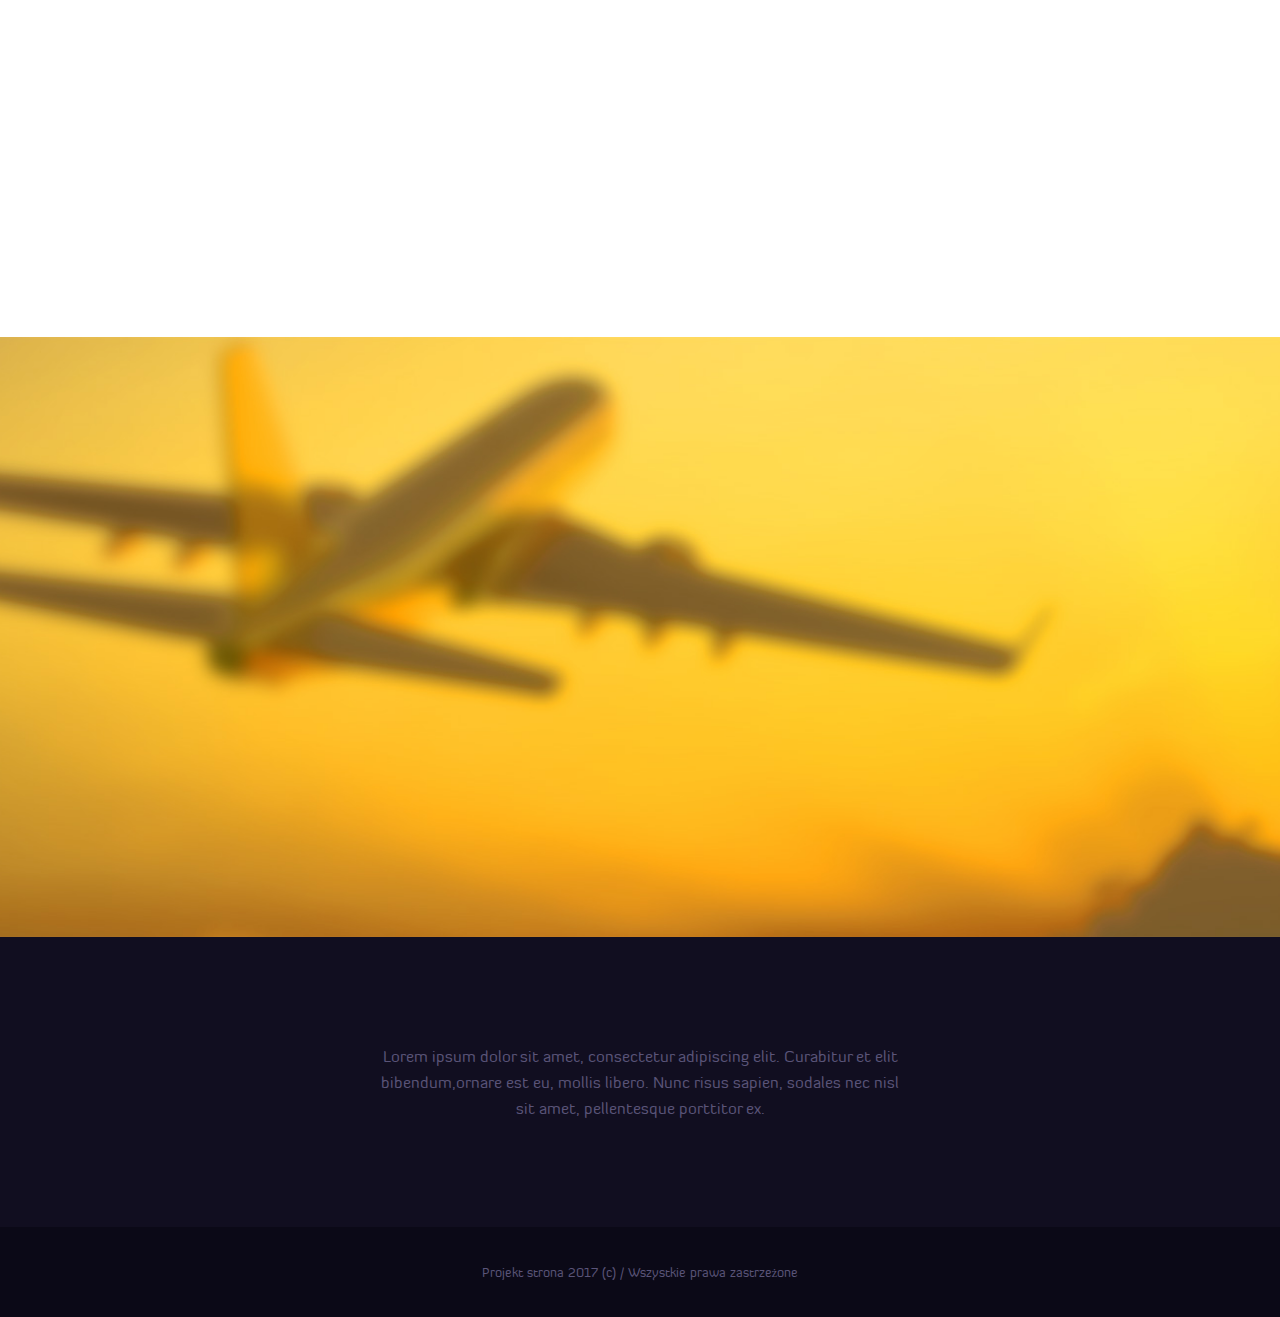
<file: src/portfolio/podrozy_4/podrozy.html>
<!DOCTYPE html>
<html lang="pl">

<head>
    <meta name="viewport" content="maximum-scale=1, width=device-width">
    <meta charset="utf-8">

    <link rel="stylesheet" href="css/style.css">
    <link rel="stylesheet" href="css/media.css">
    <title>Podroży</title>
</head>

<body>
    <header>
        <div class="header-row _anim-items">
            <div class="container row-container">
                <div class="row-left">
                    <div class="row-left__lock">
                        <img class="row-left__lock-img" src="./images/icons/lock.png" alt="ikonka kłódki">
                    </div>
                    <div class="row-left__sign">
                        <a class="row-left__sign-link_red" href="#">rejestracja</a>
                        <span> / </span>
                        <a class="row-left__sign-link" href="#">logowanie</a>
                    </div>
                    <div id="mobile-menu" class="row-left__mobile-menu" onclick="mobileNav()">

                    </div>
                </div>
                <div class="row-right">
                    <div class="row-right__item">
                        <img class="row-right__item-img" src="./images/icons/phone.png" alt="ikonka telefonu" />
                        <span><a class="row-right__item-link" href="tel:+48123456789">+48 123 456 789</a></span>
                    </div>
                    <div class="row-right__item">
                        <img class="row-right__item-img" src="./images/icons/placeholder.png" alt="ikonka mapy" />
                        <span>Kraków, Kochanowskiego 21 a</span>
                    </div>
                </div>
            </div>
        </div>
        <div class="header-nav _anim-items _anim-no-hide">
            <div class="container nav-container">
                <div class="logo-container">
                    <img class="logo" src="./images/logo.png" alt="logo firmy wycieciek tęcza">
                </div>
                <nav class="nav" id="nav">
                    <ul class="nav-list">
                        <li class="nav-list__item nav-line"></li>
                        <li class="nav-list__item"><a class="nav-list__link" href="#">strona główna</a></li>
                        <li class="nav-list__item"><a class="nav-list__link" href="#">oferta</a></li>
                        <li class="nav-list__item money-char"><a class="nav-list__link" href="#">last minute</a>
                        </li>
                        <li class="nav-list__item percent-char"><a class="nav-list__link" href="#">promocje</a></li>
                        <li class="nav-list__item"><a class="nav-list__link" href="#">aktualności</a></li>
                        <li class="nav-list__item"><a class="nav-list__link" href="#">o nas</a></li>
                        <li class="nav-list__item"><a class="nav-list__link" href="#">kontakt</a></li>
                    </ul>
                </nav>
                <div class="social">
                    <a class="social-link" href="#"><img src="./images/social/facebook.png" alt="ikonka facebook"></a>
                    <a class="social-link" href="#"><img src="./images/social/snap.png" alt="ikonka snapchat"></a>
                    <a class="social-link" href="#"><img src="./images/social/youtube.png" alt="ikonka youtube"></a>
                </div>
            </div>
        </div>
        <div class="header-hero">
            <form class="hero-content _anim-items _anim-no-hide">
                <input class="hero-input" placeholder="Gdzie chcesz się udać...">
                <button class="hero-button"><img src="./images/icons/search.png" alt="ikonka wyszukiwanie"></button>
                <div class="header-hero__options">
                    <img class="header-hero__options-icon" src="./images/icons/gear.png" alt="ikonka opcji zaawansowane">
                    <span class="header-hero__options-text">wyszukiwanie zaawansowane</span>
                </div>
            </form>
        </div>
    </header>
    <main>
        <article class="trips">
            <div class="container">
                <div class="trips-inform">
                    <p class="trips-inform__text _anim-items _anim-no-hide">NASZE TOPOWE</p>
                    <h1 class="trips-inform__title _anim-items _anim-no-hide">WYCIECZKI</h2>
                </div>
                <div class="trips-content">
                    <section class="trips-item _anim-items _anim-no-hide">
                        <div class="trips-item__img-container">
                            <a class="trips-link" href="#"></a>
                            <img src="./images/offer/1.jpg" alt="zdjęcie wyciećki do Budapesztu" />
                            <div class="trips-item__img-inform">
                                <p class="trips-item__img-text">Europa</p>
                                <h3 class="trips-item__img-title">Budapeszt</h3>
                            </div>
                        </div>
                        <div class="promotion">PROMOCJA</div>
                        <p class="trips-item__text">Lorem ipsum dolor sit amet, consectetur adipiscing elit. Nulla ullamcorper auctor ligula, eget pulvinar urna sodales sed.</p>
                        <div class="trips-item__button-container">
                            <div>
                                <p class="trips-item__button-text_1">DOSTĘPNE OD</p>
                                <p class="trips-item__button-text_2">1900 PLN</p>
                            </div>
                            <div class="line"></div>
                            <a class="trips-item__button-link" href="#">WIĘCEJ</a>
                        </div>
                    </section>
                    <section class="trips-item _anim-items _anim-no-hide">
                        <div class="trips-item__img-container">
                            <a class="trips-link" href="#"></a>
                            <img src="./images/offer/1.jpg" alt="zdjęcie wyciećki do Ameryki" />
                            <div class="trips-item__img-inform">
                                <p class="trips-item__img-text">Ameryka</p>
                                <h3 class="trips-item__img-title">Chicago</h3>
                            </div>
                        </div>
                        <p class="trips-item__text">Lorem ipsum dolor sit amet, consectetur adipiscing elit. Nulla ullamcorper auctor ligula, eget pulvinar urna sodales sed.</p>
                        <div class="trips-item__button-container">
                            <div>
                                <p class="trips-item__button-text_1">DOSTĘPNE OD</p>
                                <p class="trips-item__button-text_2">1750 PLN</p>
                            </div>
                            <div class="line"></div>
                            <a class="trips-item__button-link" href="#">WIĘCEJ</a>
                        </div>
                    </section>
                    <section class="trips-item _anim-items _anim-no-hide">
                        <div class="trips-item__img-container">
                            <a class="trips-link" href="#"></a>
                            <img src="./images/offer/1.jpg" alt="zdjęcie wyciećki do Berlinu" />
                            <div class="trips-item__img-inform">
                                <p class="trips-item__img-text">Europa</p>
                                <h3 class="trips-item__img-title">Berlin</h3>
                            </div>
                        </div>
                        <div class="promotion">PROMOCJA</div>
                        <p class="trips-item__text">Lorem ipsum dolor sit amet, consectetur adipiscing elit. Nulla ullamcorper auctor ligula, eget pulvinar urna sodales sed.</p>
                        <div class="trips-item__button-container">
                            <div>
                                <p class="trips-item__button-text_1">DOSTĘPNE OD</p>
                                <p class="trips-item__button-text_2">1100 PLN</p>
                            </div>
                            <div class="line"></div>
                            <a class="trips-item__button-link" href="#">WIĘCEJ</a>
                        </div>
                    </section>
                    <section class="trips-item _anim-items _anim-no-hide">
                        <div class="trips-item__img-container">
                            <a class="trips-link" href="#"></a>
                            <img src="./images/offer/1.jpg" alt="zdjęcie wyciećki do Bruksela" />
                            <div class="trips-item__img-inform">
                                <p class="trips-item__img-text">Europa</p>
                                <h3 class="trips-item__img-title">Bruksela</h3>
                            </div>
                        </div>
                        <p class="trips-item__text">Lorem ipsum dolor sit amet, consectetur adipiscing elit. Nulla ullamcorper auctor ligula, eget pulvinar urna sodales sed.</p>
                        <div class="trips-item__button-container">
                            <div>
                                <p class="trips-item__button-text_1">DOSTĘPNE OD</p>
                                <p class="trips-item__button-text_2">900 PLN</p>
                            </div>
                            <div class="line"></div>
                            <a class="trips-item__button-link" href="#">WIĘCEJ</a>
                        </div>
                    </section>
                    <section class="trips-item _anim-items _anim-no-hide">
                        <div class="trips-item__img-container">
                            <a class="trips-link" href="#"></a>
                            <img src="./images/offer/1.jpg" alt="zdjęcie wyciećki do Wrocława" />
                            <div class="trips-item__img-inform">
                                <p class="trips-item__img-text">Europa</p>
                                <h3 class="trips-item__img-title">Wrocław</h3>
                            </div>
                        </div>
                        <div class="promotion">PROMOCJA</div>
                        <p class="trips-item__text">Lorem ipsum dolor sit amet, consectetur adipiscing elit. Nulla ullamcorper auctor ligula, eget pulvinar urna sodales sed.</p>
                        <div class="trips-item__button-container">
                            <div>
                                <p class="trips-item__button-text_1">DOSTĘPNE OD</p>
                                <p class="trips-item__button-text_2">2500 PLN</p>
                            </div>
                            <div class="line"></div>
                            <a class="trips-item__button-link" href="#">WIĘCEJ</a>
                        </div>
                    </section>
                    <section class="trips-item _anim-items _anim-no-hide">
                        <div class="trips-item__img-container">
                            <a class="trips-link" href="#"></a>
                            <img src="./images/offer/1.jpg" alt="zdjęcie wyciećki do Bratysława" />
                            <div class="trips-item__img-inform">
                                <p class="trips-item__img-text">Europa</p>
                                <h3 class="trips-item__img-title">Bratysława</h3>
                            </div>
                        </div>
                        <p class="trips-item__text">Lorem ipsum dolor sit amet, consectetur adipiscing elit. Nulla ullamcorper auctor ligula, eget pulvinar urna sodales sed.</p>
                        <div class="trips-item__button-container">
                            <div>
                                <p class="trips-item__button-text_1">DOSTĘPNE OD</p>
                                <p class="trips-item__button-text_2">1920 PLN</p>
                            </div>
                            <div class="line"></div>
                            <a class="trips-item__button-link" href="#">WIĘCEJ</a>
                        </div>
                    </section>
                </div>
            </div>
        </article>
        <article class="lastMinute">
            <div class="container">
                <div class="lastMinute-inform">
                    <p class="lastMinute-inform__text _anim-items _anim-no-hide">WYCIECZKI</p>
                    <h2 class="lastMinute-inform__title _anim-items _anim-no-hide">LAST MINUTE</h2>
                </div>
                <div class="lastMinute-content">
                    <div class="lastMinute-item _anim-items _anim-no-hide">
                        <div class="lastMinute-item__content">
                            <div class="lastMinute-item__img-wrapper">
                                <img src="./images/lastminute/1.jpg" alt="zdjęcie wyciećki do Egiptu">
                                <p class="lastMinute-item__img-text">EGIPT</p>
                                <h3 class="lastMinute-item__img-title">SHARM EL SHEIKH</h3>
                            </div>
                            <div class="lastMinute-item__inform-wrapper">
                                <p class="lastMinute-item__inform-text">
                                    Cras odio diam, interdum sed magna non, ornare congue ante. Ut vel metus augue. Etiam sed enim ege stas, ornare lorem vitae, ultricies mi. Fusce euposuere libero, eget tempor mi.
                                </p>
                                <div class="lastMinute-item__icons-container">
                                    <div class="icons-flex">
                                        <div class="lastMinute-item__icon-wrapper pr40">
                                            <div class="lastMinute-item__icon-box">
                                                <img class="lastMinute-item__icon" src="./images/lastminute/airStart.png" alt="ikonka samolta">
                                            </div>
                                            <div class="lastMinute-item__icon-description">
                                                <p class="lastMinute-item__icon-text_grey">Wylot</p>
                                                <p class="lastMinute-item__icon-text_white">Kraków, AirPort</p>
                                            </div>
                                        </div>
                                        <div class="lastMinute-item__icon-wrapper">
                                            <div class="lastMinute-item__icon-box">
                                                <img class="lastMinute-item__icon" src="./images/lastminute/aireEnd.png" alt="ikonka samolta">
                                            </div>
                                            <div class="lastMinute-item__icon-description">
                                                <p class="lastMinute-item__icon-text_grey">Przylot</p>
                                                <p class="lastMinute-item__icon-text_white">Egypt, Sharm</p>
                                            </div>
                                        </div>
                                    </div>
                                    <div class="icons-flex">
                                        <div class="lastMinute-item__icon-wrapper pr40">
                                            <div class="lastMinute-item__icon-box">
                                                <img class="lastMinute-item__icon" src="./images/lastminute/star.png" alt="ikonka gwiazdki">
                                            </div>
                                            <div class="lastMinute-item__icon-description">
                                                <p class="lastMinute-item__icon-text_grey">Ocena</p>
                                                <p class="lastMinute-item__icon-text_white">8,5 / 10</p>
                                            </div>
                                        </div>
                                        <div class="lastMinute-item__icon-wrapper">
                                            <div class="lastMinute-item__icon-box">
                                                <img class="lastMinute-item__icon" src="./images/lastminute/bed.png" alt="ikonka łózka">
                                            </div>
                                            <div class="lastMinute-item__icon-description">
                                                <p class="lastMinute-item__icon-text_grey">Hotel</p>
                                                <p class="lastMinute-item__icon-text_white">Egypt, Sharm</p>
                                            </div>
                                        </div>
                                    </div>
                                </div>
                                <div class="lastMinute-item__button-container">
                                    <div>
                                        <p class="lastMinute-item__button-text_1">DOSTĘPNE OD</p>
                                        <p class="lastMinute-item__button-text_2">2500 PLN</p>
                                    </div>
                                    <div class="line"></div>
                                    <a class="lastMinute-item__button-link" href="#">WIĘCEJ</a>
                                </div>
                            </div>
                        </div>
                    </div>
                    <div class="lastMinute-item _anim-items _anim-no-hide">
                        <div class="lastMinute-item__content">
                            <div class="lastMinute-item__img-wrapper">
                                <img src="./images/lastminute/1.jpg" alt="zdjęcie wyciećki do Egiptu">
                                <p class="lastMinute-item__img-text">EGIPT</p>
                                <h3 class="lastMinute-item__img-title">SHARM EL SHEIKH</h3>
                            </div>
                            <div class="lastMinute-item__inform-wrapper">
                                <p class="lastMinute-item__inform-text">
                                    Cras odio diam, interdum sed magna non, ornare congue ante. Ut vel metus augue. Etiam sed enim ege stas, ornare lorem vitae, ultricies mi. Fusce euposuere libero, eget tempor mi.
                                </p>
                                <div class="lastMinute-item__icons-container">
                                    <div class="icons-flex">
                                        <div class="lastMinute-item__icon-wrapper pr40">
                                            <div class="lastMinute-item__icon-box">
                                                <img class="lastMinute-item__icon" src="./images/lastminute/airStart.png" alt="ikonka samolta">
                                            </div>
                                            <div class="lastMinute-item__icon-description">
                                                <p class="lastMinute-item__icon-text_grey">Wylot</p>
                                                <p class="lastMinute-item__icon-text_white">Kraków, AirPort</p>
                                            </div>
                                        </div>
                                        <div class="lastMinute-item__icon-wrapper">
                                            <div class="lastMinute-item__icon-box">
                                                <img class="lastMinute-item__icon" src="./images/lastminute/aireEnd.png" alt="ikonka samolta">
                                            </div>
                                            <div class="lastMinute-item__icon-description">
                                                <p class="lastMinute-item__icon-text_grey">Przylot</p>
                                                <p class="lastMinute-item__icon-text_white">Egypt, Sharm</p>
                                            </div>
                                        </div>
                                    </div>
                                    <div class="icons-flex">
                                        <div class="lastMinute-item__icon-wrapper pr40">
                                            <div class="lastMinute-item__icon-box">
                                                <img class="lastMinute-item__icon" src="./images/lastminute/star.png" alt="ikonka gwiazdki">
                                            </div>
                                            <div class="lastMinute-item__icon-description">
                                                <p class="lastMinute-item__icon-text_grey">Ocena</p>
                                                <p class="lastMinute-item__icon-text_white">8,5 / 10</p>
                                            </div>
                                        </div>
                                        <div class="lastMinute-item__icon-wrapper">
                                            <div class="lastMinute-item__icon-box">
                                                <img class="lastMinute-item__icon" src="./images/lastminute/bed.png" alt="ikonka łózka">
                                            </div>
                                            <div class="lastMinute-item__icon-description">
                                                <p class="lastMinute-item__icon-text_grey">Hotel</p>
                                                <p class="lastMinute-item__icon-text_white">Egypt, Sharm</p>
                                            </div>
                                        </div>
                                    </div>
                                </div>
                                <div class="lastMinute-item__button-container">
                                    <div>
                                        <p class="lastMinute-item__button-text_1">DOSTĘPNE OD</p>
                                        <p class="lastMinute-item__button-text_2">2500 PLN</p>
                                    </div>
                                    <div class="line"></div>
                                    <a class="lastMinute-item__button-link" href="#">WIĘCEJ</a>
                                </div>
                            </div>
                        </div>
                    </div>
                </div>
            </div>
        </article>
    </main>
    <footer class="footer">
        <div class="footer-inform">
            <P class="footer-inform__content">
                Lorem ipsum dolor sit amet, consectetur adipiscing elit. Curabitur et elit bibendum,ornare est eu, mollis libero. Nunc risus sapien, sodales nec nisl sit amet, pellentesque porttitor ex.
            </P>
        </div>
        <div class="footer-copyright">
            <p>
                Projekt strona 2017 (c) / Wszystkie prawa zastrzeżone
            </p>
        </div>
    </footer>
    <script src="./js/main.js"></script>
</body>

</html>
</file>
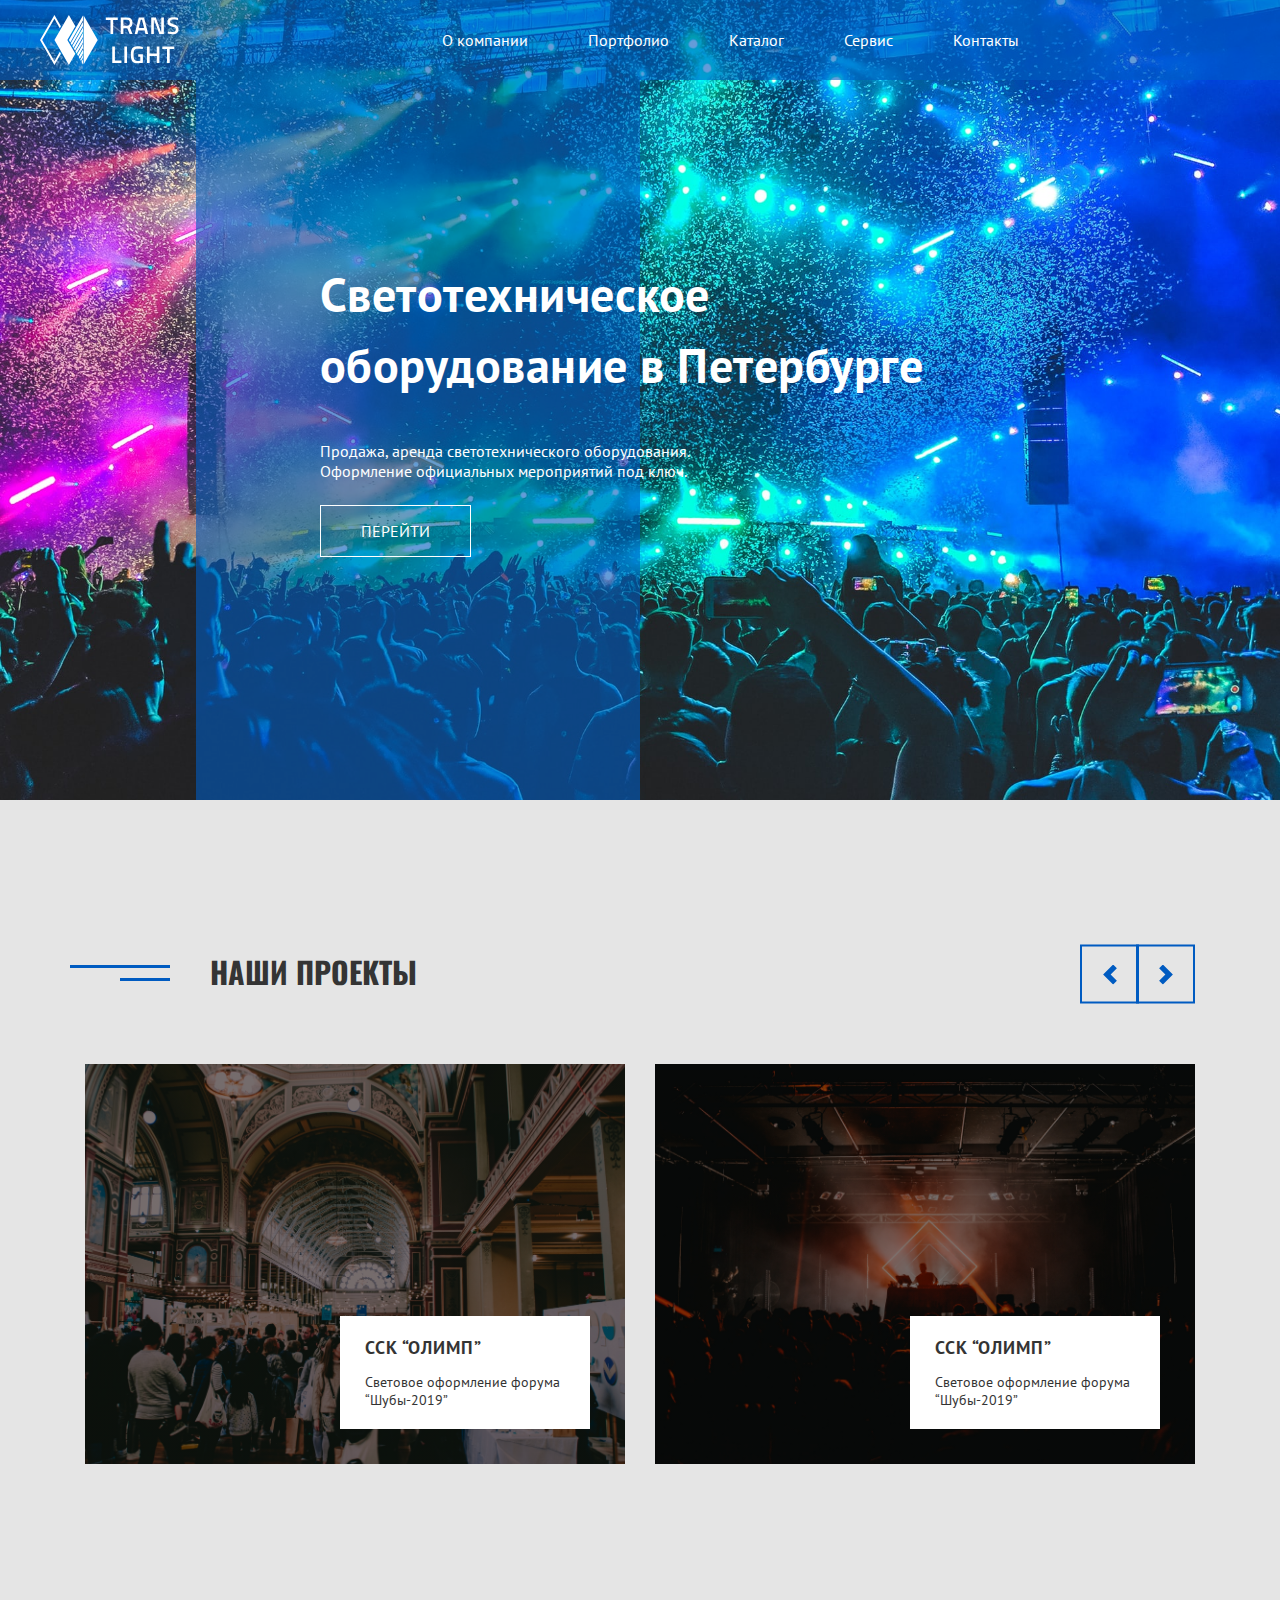
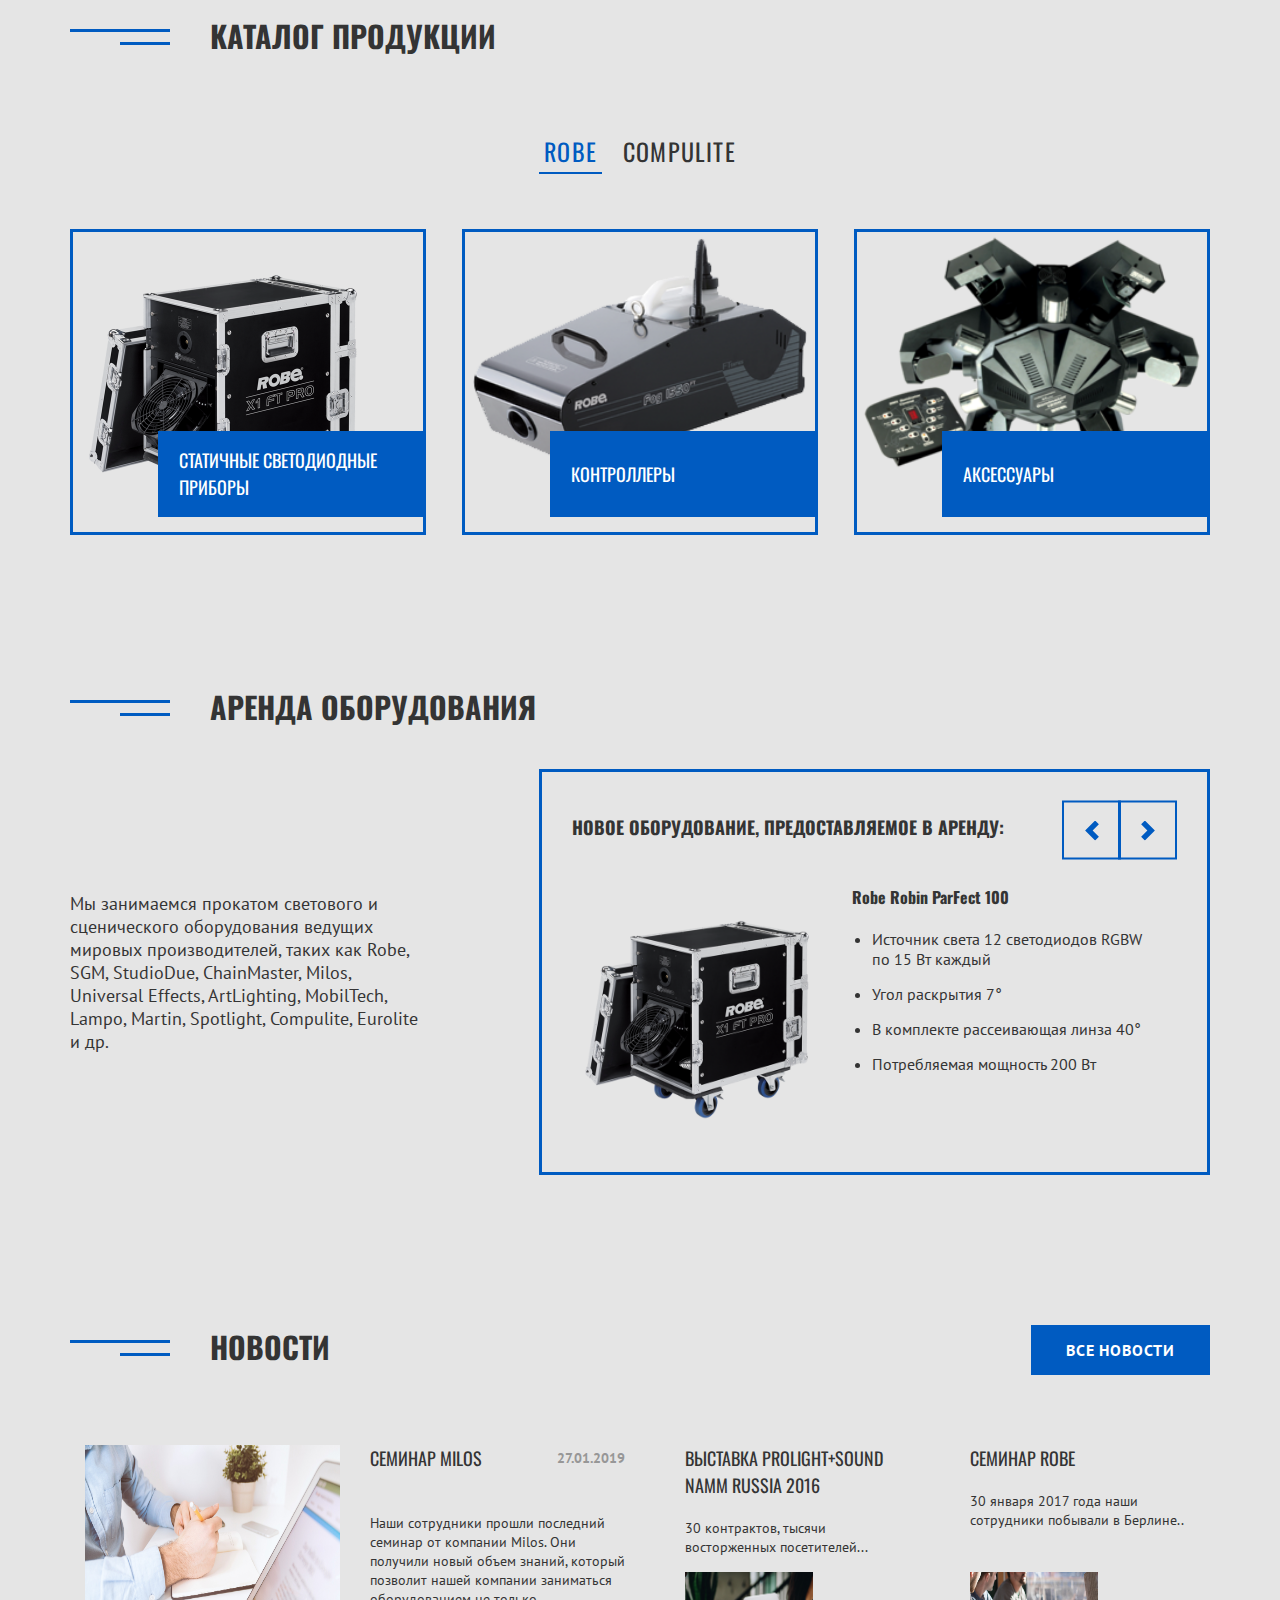
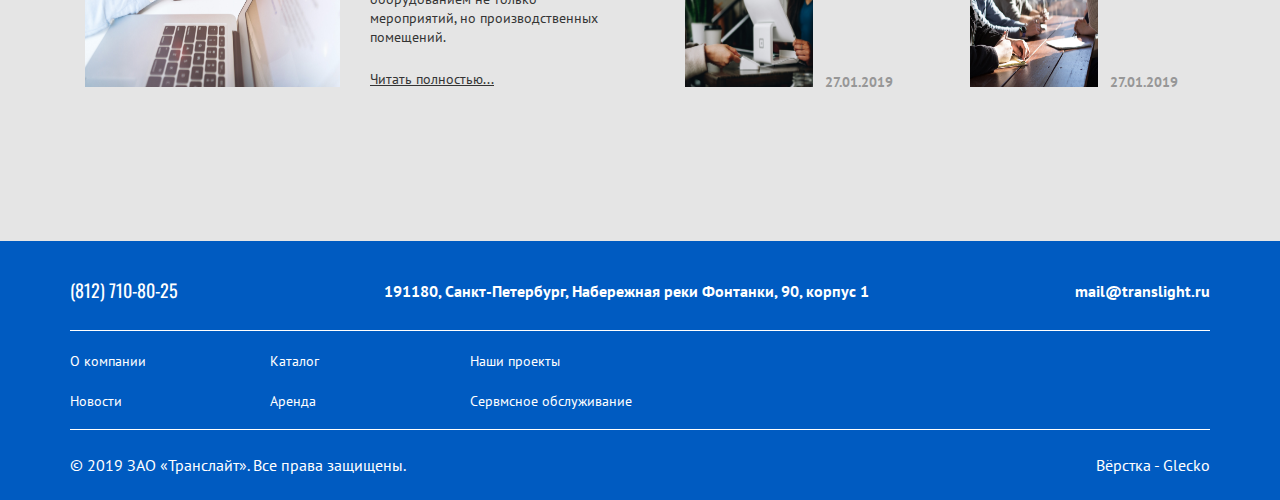
<file: src/portfolio/trans_light_3/trans_light.html>
<!DOCTYPE HTML>
<html lang="ru">
<head>
    <meta charset="utf-8"/>
    <title>Trans Light</title>
    <meta name="viewport" content="width=device-width">

    <link rel="stylesheet" href="css/slider.css">
    <link rel="stylesheet" href="css/style.css">
    <link rel="stylesheet" href="css/media.css">

    <link rel="preconnect" href="https://fonts.gstatic.com">
    <link href="https://fonts.googleapis.com/css2?family=PT+Sans:wght@400;700&display=swap" rel="stylesheet">
    <link href="https://fonts.googleapis.com/css2?family=Oswald:wght@400;500;600;700&display=swap" rel="stylesheet">
</head>
<body>
<header>
    <div class="nav">
        <object>
                <svg  class="nav-logo" width="140" height="58" viewBox="0 0 140 58" fill="none"
                     xmlns="http://www.w3.org/2000/svg">
                    <path d="M65.7939 8.936V6.56H77.7939V8.936H73.1619V23H70.4739V8.936H65.7939ZM83.3947 17.144V23H80.7307V6.56H86.9707C90.6827 6.56 92.5387 8.304 92.5387 11.792C92.5387 14.128 91.6427 15.712 89.8507 16.544L92.5627 23H89.6347L87.2587 17.144H83.3947ZM89.8027 11.816C89.8027 9.848 88.8587 8.864 86.9707 8.864H83.3947V14.84H87.0187C87.9787 14.84 88.6827 14.568 89.1307 14.024C89.5787 13.464 89.8027 12.728 89.8027 11.816ZM94.7066 23L98.7626 6.56H104.067L108.147 23H105.459L104.571 19.472H98.2586L97.3706 23H94.7066ZM100.827 8.792L98.7866 17.12H104.043L102.027 8.792H100.827ZM111.21 23V6.56H115.866L120.858 20.648H121.218V6.56H123.882V23H119.322L114.21 8.888H113.874V23H111.21ZM133.207 8.624C131.175 8.624 130.159 9.336 130.159 10.76C130.159 11.496 130.399 12.024 130.879 12.344C131.359 12.648 132.415 13.032 134.047 13.496C135.695 13.944 136.855 14.488 137.527 15.128C138.199 15.752 138.535 16.744 138.535 18.104C138.535 19.832 138.039 21.128 137.047 21.992C136.071 22.84 134.735 23.264 133.039 23.264C131.679 23.264 130.175 23.104 128.527 22.784L127.663 22.616L127.927 20.48C130.087 20.768 131.735 20.912 132.871 20.912C134.855 20.912 135.847 20.032 135.847 18.272C135.847 17.584 135.623 17.08 135.175 16.76C134.727 16.424 133.719 16.064 132.151 15.68C130.583 15.28 129.415 14.736 128.647 14.048C127.879 13.36 127.495 12.272 127.495 10.784C127.495 9.296 127.975 8.176 128.935 7.424C129.911 6.656 131.255 6.272 132.967 6.272C134.199 6.272 135.655 6.416 137.335 6.704L138.175 6.848L137.959 9.008C135.719 8.752 134.135 8.624 133.207 8.624ZM81.4689 52H72.2529V35.56H74.9169V49.624H81.4689V52ZM84.3635 52V35.56H87.0275V52H84.3635ZM98.2248 45.712V43.36H102.905V51.712C102.473 51.824 101.593 51.944 100.265 52.072C98.9528 52.2 98.0008 52.264 97.4088 52.264C94.9128 52.264 93.1928 51.576 92.2488 50.2C91.3048 48.824 90.8328 46.672 90.8328 43.744C90.8328 40.8 91.3128 38.656 92.2728 37.312C93.2488 35.968 94.9288 35.296 97.3128 35.296C98.7208 35.296 100.305 35.456 102.065 35.776L102.905 35.944L102.809 38.056C100.873 37.8 99.1368 37.672 97.6008 37.672C96.0648 37.672 95.0088 38.104 94.4328 38.968C93.8728 39.832 93.5928 41.432 93.5928 43.768C93.5928 46.104 93.8568 47.72 94.3848 48.616C94.9288 49.496 96.0168 49.936 97.6488 49.936C98.8168 49.936 99.6888 49.864 100.265 49.72V45.712H98.2248ZM116.736 52V44.896H109.632V52H106.968V35.56H109.632V42.568H116.736V35.56H119.424V52H116.736ZM122.322 37.936V35.56H134.322V37.936H129.69V52H127.002V37.936H122.322Z"
                          fill="white"/>
                    <path d="M27.4074 28.9983L27.7719 28.3654L35.3569 15.2333L28.8721 4L14.4344 28.9983L28.8721 54L35.3569 42.7667L27.7719 29.6346L27.4074 28.9983Z"
                          fill="white"/>
                    <path d="M19.8224 40.8646L14.4344 50.1959L2.19696 28.9983L14.4344 7.8041L19.8224 17.1321L20.9225 15.2333L14.4344 4L0 28.9983L14.4344 54L20.9225 42.7667L19.8224 40.8646Z"
                          fill="white"/>
                    <path d="M42.9782 25.9463L42.9882 25.9529V21.9202L33.8855 37.6833L35.042 39.6881L42.9782 25.9463Z"
                          fill="white"/>
                    <path d="M42.9783 20.4322L42.9882 20.4389V16.4061L32.295 34.9296L33.4515 36.931L42.9783 20.4322Z"
                          fill="white"/>
                    <path d="M30.2671 31.4173L42.9783 9.40789L42.9883 9.41452V4.55005L28.872 28.9983L30.2671 31.4173Z"
                          fill="white"/>
                    <path d="M42.9782 14.9184L42.9881 14.9251V10.8956L30.701 32.1727L31.8575 34.1742L42.9782 14.9184Z"
                          fill="white"/>
                    <path d="M43.6211 4.54993V53.4498L57.7407 28.9982L43.6211 4.54993Z" fill="white"/>
                    <path d="M42.9782 31.4569L42.9882 31.4635V27.4308L35.4761 40.4403L36.6325 42.4417L42.9782 31.4569Z"
                          fill="white"/>
                    <path d="M42.9782 36.9709L42.9882 36.9776V32.9448L37.0699 43.1973L38.2264 45.1988L42.9782 36.9709Z"
                          fill="white"/>
                    <path d="M42.9882 48.2009L41.4738 50.8254L42.9882 53.4498V48.2009Z" fill="white"/>
                    <path d="M41.0398 50.0698L42.9782 46.7131L42.9882 46.7197V43.9694L40.2511 48.7112L41.0398 50.0698Z"
                          fill="white"/>
                    <path d="M42.9782 42.4815L42.9882 42.4882V38.4587L38.6605 45.9543L39.817 47.9557L42.9782 42.4815Z"
                          fill="white"/>
                </svg>
            </object>
        <nav class="nav-nav">
            <ul id="nav-list" class="nav-list">
                <li class="nav-list__item"><a class="nav-list__link" href="#">О компании</a></li>
                <li class="nav-list__item"><a class="nav-list__link" href="#">Портфолио</a></li>
                <li class="nav-list__item"><a class="nav-list__link" href="#">Каталог</a></li>
                <li class="nav-list__item"><a class="nav-list__link" href="#">Сервис</a></li>
                <li class="nav-list__item"><a class="nav-list__link" href="#">Контакты</a></li>
            </ul>
        </nav>
    </div>
    <div id="nav-search__mobile" class="nav-search__mobile" onclick="mobileNav()">
        <span class="nav-search__mobile-button"></span>
    </div>
    <div class="hero">
        <div id="hero-bg" class="hero-bg"></div>
        <div id="hero-content" class="hero-content">
            <h1 class="hero-title">Светотехническое оборудование в Петербурге</h1>
            <p class="hero-text">Продажа, аренда светотехнического оборудования. Оформление официальных мероприятий под
                ключ.</p>
            <a class="hero-link" href="#">ПЕРЕЙТИ</a>
        </div>
    </div>
</header>
<section class="projects">
    <div class="container projects-container">
        <div>
            <h2 class="projects-title string-title">Наши проекты</h2>
            <div class="projects-slider__buttons buttons-wrapper">
                <a class="slider__control slider__control_left projects-button__left" href="#" role="button"></a>
                <a class="slider__control slider__control_right slider__control_show projects-button__right" href="#"
                   role="button"></a>
            </div>
        </div>
        <div class="projects-slider slider">
            <div class="slider__wrapper">
                <div class="projects-slider__item-first projects-slider__item slider__item">
                    <div class="projects-slider__item-content">
                        <h3 class="projects-slider__item-title">ССК “ОЛИМП”</h3>
                        <p class="projects-slider__item-text">Световое оформление форума “Шубы-2019”</p>
                    </div>
                </div>
                <div class="projects-slider__item-second projects-slider__item slider__item">
                    <div class="projects-slider__item-content">
                        <h3 class="projects-slider__item-title">ССК “ОЛИМП”</h3>
                        <p class="projects-slider__item-text">Световое оформление форума “Шубы-2019”</p>
                    </div>
                </div>
                <div class="projects-slider__item-third projects-slider__item slider__item">
                    <div class="projects-slider__item-content">
                        <h3 class="projects-slider__item-title">ССК “ОЛИМП”</h3>
                        <p class="projects-slider__item-text">Световое оформление форума “Шубы-2019”</p>
                    </div>
                </div>
                <div class="projects-slider__item-fourth projects-slider__item slider__item">
                    <div class="projects-slider__item-content">
                        <h3 class="projects-slider__item-title">ССК “ОЛИМП”</h3>
                        <p class="projects-slider__item-text">Световое оформление форума “Шубы-2019”</p>
                    </div>
                </div>
            </div>
        </div>
    </div>
</section>
<section class="catalog">
    <div class="container catalog-container">
        <h2 class="catalog-title string-title">Каталог продукции</h2>
        <div class="catalog-radios">
            <button class="catalog-radios__item active">Robe</button>
            <button class="catalog-radios__item ">Compulite</button>
        </div>
        <div class="catalog-content">
            <div class="catalog-content__item-first">
                <div class="catalog-content__item-content">
                    <h4 class="catalog-content__item-text">Статичные светодиодные приборы</h4>
                </div>
            </div>
            <div class="catalog-content__item-second">
                <div class="catalog-content__item-content">
                    <h4 class="catalog-content__item-text">Контроллеры</h4>
                </div>
            </div>
            <div class="catalog-content__item-third">
                <div class="catalog-content__item-content">
                    <h4 class="catalog-content__item-text">Аксессуары</h4>
                </div>
            </div>
        </div>
    </div>
</section>
<section class="rent">
    <div class="container rent-container">
        <h2 class="rent-title string-title">Аренда оборудования</h2>
        <div class="rent-content">
            <div class="rent-inform">
                <p class="rent-inform__text">
                    Мы занимаемся прокатом светового и сценического оборудования ведущих мировых производителей, таких
                    как Robe, SGM, StudioDue, ChainMaster, Milos, Universal Effects, ArtLighting, MobilTech, Lampo,
                    Martin, Spotlight, Compulite, Eurolite и др.
                </p>
            </div>
            <div class="rent-slider__wrapper">
                <div class="rent-slider__container">
                    <div class="rent-entity__content">
                        <h4 class="rent-entity__title">Новое оборудование, предоставляемое в аренду:</h4>
                        <div class="rent-slider__buttons buttons-wrapper">
                            <a class="slider__control slider__control_left rent-button__left" href="#"
                               role="button"></a>
                            <a class="slider__control slider__control_right slider__control_show rent-button__right"
                               href="#"
                               role="button"></a>
                        </div>
                        <div class="rent-slider slider">
                            <div class="slider__wrapper">
                                <div class="rent-slider__item-first rent-slider__item slider__item">
                                    <img alt="img of Robe Robin ParFect 100" src="img/catalog_1.png"
                                         class="rent-slider__item-img">
                                    <div>
                                        <h5 class="rent-slider__item-title">Robe Robin ParFect 100</h5>
                                        <ul class="rent-slider__item-list">
                                            <li class="rent-slider__item-list-item">Источник света 12 светодиодов RGBW
                                                по 15 Вт каждый
                                            </li>
                                            <li class="rent-slider__item-list-item"> Угол раскрытия 7°</li>
                                            <li class="rent-slider__item-list-item">В комплекте рассеивающая линза 40°
                                            </li>
                                            <li class="rent-slider__item-list-item">Потребляемая мощность 200 Вт</li>
                                        </ul>
                                    </div>
                                </div>
                                <div class="rent-slider__item-second rent-slider__item slider__item">
                                    <img alt="img of Robe Robin ParFect 100" src="img/catalog_2.png"
                                         class="rent-slider__item-img">
                                    <div>
                                        <h5 class="rent-slider__item-title">Robe Robin ParFect 100</h5>
                                        <ul class="rent-slider__item-list">
                                            <li class="rent-slider__item-list-item">Источник света 12 светодиодов RGBW
                                                по 15 Вт каждый
                                            </li>
                                            <li class="rent-slider__item-list-item"> Угол раскрытия 7°</li>
                                            <li class="rent-slider__item-list-item">В комплекте рассеивающая линза 40°
                                            </li>
                                            <li class="rent-slider__item-list-item">Потребляемая мощность 200 Вт</li>
                                        </ul>
                                    </div>
                                </div>
                                <div class="rent-slider__item-third rent-slider__item slider__item">
                                    <img alt="img of Robe Robin ParFect 100" src="img/catalog_3.png"
                                         class="rent-slider__item-img">
                                    <div>
                                        <h5 class="rent-slider__item-title">Robe Robin ParFect 100</h5>
                                        <ul class="rent-slider__item-list">
                                            <li class="rent-slider__item-list-item">Источник света 12 светодиодов RGBW
                                                по 15 Вт каждый
                                            </li>
                                            <li class="rent-slider__item-list-item"> Угол раскрытия 7°</li>
                                            <li class="rent-slider__item-list-item">В комплекте рассеивающая линза 40°
                                            </li>
                                            <li class="rent-slider__item-list-item">Потребляемая мощность 200 Вт</li>
                                        </ul>
                                    </div>
                                </div>
                                <div class="rent-slider__item-fourth rent-slider__item slider__item">
                                    <img alt="img of Robe Robin ParFect 100" src="img/catalog_1.png"
                                         class="rent-slider__item-img">
                                    <div>
                                        <h5 class="rent-slider__item-title">Robe Robin ParFect 100</h5>
                                        <ul class="rent-slider__item-list">
                                            <li class="rent-slider__item-list-item">Источник света 12 светодиодов RGBW
                                                по 15 Вт каждый
                                            </li>
                                            <li class="rent-slider__item-list-item"> Угол раскрытия 7°</li>
                                            <li class="rent-slider__item-list-item">В комплекте рассеивающая линза 40°
                                            </li>
                                            <li class="rent-slider__item-list-item">Потребляемая мощность 200 Вт</li>
                                        </ul>
                                    </div>
                                </div>
                            </div>
                        </div>
                    </div>
                </div>
            </div>
        </div>
    </div>
</section>
<section class="news">
    <div class="container news-container">
        <div class="news-inform">
            <h2 class="news-title string-title">Новости</h2>
            <button class="news-link">все новости</button>
        </div>
        <div class="news-content">
            <div class="news-item_big">
                <a href="#">
                    <img alt="link-image to news about Семинар Milos" src="img/news_1.jfif"
                         class="news-item_big__img">
                </a>
                <div>
                    <div class="flex">
                        <a href="#">
                            <h4 class="news-item_big__inform-title">Семинар Milos</h4>
                        </a>
                        <p class="news-item_big__inform-date">27.01.2019</p>
                    </div>
                    <p class="news-item_big__text">Наши сотрудники прошли последний семинар от компании Milos.
                        Они получили новый объем знаний, который позволит нашей компании заниматься оборудованием не
                        только мероприятий, но производственных помещений.</p>
                    <a href="#" class="news-item_big__link">Читать полностью...</a>
                </div>
            </div>
            <div class="news-item_small__wrapper">
                <div class="news-item_small">
                    <a href="#">
                        <h4 class="news-item_small__title">Выставка Prolight+Sound NAMM Russia 2016</h4>
                    </a>
                    <p class="news-item_small__text">30 контрактов, тысячи восторженных посетителей...</p>
                    <div class="news-item_small__img-container">
                        <a href="#">
                            <img alt="link-image to news about Выставка Prolight+Sound NAMM Russia 2016"
                                 src="img/news_2.jfif" class="news-item_small__img">
                        </a>
                        <p class="news-item_small__date">27.01.2019</p>
                    </div>
                </div>
                <div class="news-item_small news-item_small_bottom">
                    <a href="#">
                        <h4 class="news-item_small__title">Семинар Robe</h4>
                    </a>
                    <p class="news-item_small__text">30 января 2017 года наши сотрудники побывали в Берлине..</p>
                    <div class="news-item_small__img-container">
                        <a href="#">
                            <img alt="link-image to news about Семинар Robe" src="img/news_3.jfif"
                                 class="news-item_small__img">
                        </a>
                        <p class="news-item_small__date">27.01.2019</p>
                    </div>
                </div>
            </div>
        </div>
    </div>
</section>
<footer>
    <div class="container">
        <div class="footer-inform">
            <h4 class="footer-inform__number">(812) 710-80-25</h4>
            <p class="footer-inform__address">191180, Санкт-Петербург, Набережная реки Фонтанки, 90, корпус 1</p>
            <p class="footer-inform__email">mail@translight.ru</p>
        </div>
        <div class="footer-nav">
            <ul class="footer-nav__list">
                <li class="footer-nav__list-item"><a href="#" class="footer-nav__list-link">О компании</a></li>
                <li class="footer-nav__list-item"><a href="#" class="footer-nav__list-link">Каталог</a></li>
                <li class="footer-nav__list-item"><a href="#" class="footer-nav__list-link">Наши проекты</a></li>
                <li class="footer-nav__list-item"><a href="#" class="footer-nav__list-link">Новости</a></li>
                <li class="footer-nav__list-item"><a href="#" class="footer-nav__list-link">Аренда</a></li>
                <li class="footer-nav__list-item"><a href="#" class="footer-nav__list-link">Сервмсное обслуживание</a>
                </li>
            </ul>
        </div>
        <div class="footer-copyright">
            <p class="footer-copyright__text">© 2019 ЗАО «Транслайт». Все права защищены.</p>
            <p class="footer-copyright__text coder">Вёрстка - Glecko</p>
        </div>
    </div>
</footer>

<script src="js/slider.js"></script>
<script src="js/index.js"></script>
</body>
</html>
</file>
<file: it_company_2/css/style.css>
body {
    overflow-x: hidden;
    overflow-y: auto;
}

* {
    padding: 0;
    margin: 0;
    text-decoration: none;
    font-family: 'Montserrat', sans-serif;
    list-style: none;
}

.container {
    max-width: 1170px;
    padding: 0 15px;
    margin: 0 auto;
    position: relative;
}

header {
    background: linear-gradient(0deg, rgba(0, 0, 0, 0.2), rgba(0, 0, 0, 0.2)), url("../img/hero.jfif");
    background-position: top;
    background-size: cover;
    background-repeat: no-repeat;
    height: 100vh;
    position: relative;
}

nav {
    height: 100px;
    width: 100vw;
    display: flex;
    justify-content: center;
    position: relative;
}

nav::after {
    content: "";
    position: absolute;
    width: 100%;
    height: 1px;
    bottom: 0;
    opacity: .5;
    background-color: #A1A1A1;
}

.navigation-list__item {
    display: inline-block;
    padding: 40px 0;
}

.navigation-list__link {
    color: #ffffff;
    padding: 40px 40px 39px;
    position: relative;
    text-decoration: none;
    background-image: linear-gradient(currentColor, currentColor);
    background-position: 0 100%;
    background-repeat: no-repeat;
    background-size: 0 2px;
    transition: background-size .3s;
}

.navigation-list__link:hover {
    background-size: 100% 2px;
}

.nav-search__mobile{
    display: none;
    width: 40px;
    height: 40px;
    position: relative;
    top: 50%;
    transform: translateY(-50%);
}

.nav-search__mobile-button{
    position: absolute;
    width: 20px;
    height: 2px;
    background-color: #C4C4C4;
    top: 50%;
    left: 50%;
    transform: translate(-50%, -50%);
    transition: .1s linear;
}

.nav-search__mobile-button::after,
.nav-search__mobile-button::before{
    content: "";
    position: absolute;
    width: 20px;
    height: 2px;
    background-color: #C4C4C4;
    transition: .2s linear;
    transform-origin: center;
}

.nav-search__mobile-button::after{
    transform: translateY(5px);
}

.nav-search__mobile-button::before{
    transform: translateY(-5px);
}

.active .nav-search__mobile-button{
    height: 0;
}

.active .nav-search__mobile-button::after{
    transform: rotateZ(-45deg);
}

.active .nav-search__mobile-button::before{
    transform: rotateZ(45deg);
}

.hero-content {
    position: absolute;
    top: 50%;
    left: 50%;
    transform: translate(-50%, -50%);
    text-align: center;
    color: #ffffff;
    transition: opacity .3s linear;
    opacity: 1;
}

.hero-content__title {
    font-size: 16px;
    font-weight: 300;
}

.hero-content__text {
    padding: 20px 0 60px;
    font-weight: 800;
    font-size: 48px;
    line-height: 64px;
}

.hero-content__link {
    color: #ffffff;
    padding: 15px 35px;
    border-radius: 50px;
    background-color: #4985FF;
    transition: .3s linear;
}

.hero-content__link:hover {
    background-color: #0d49d0;
}

.services {
    min-height: 700px;
    text-align: center;
}

.services-title {
    font-weight: bold;
    font-size: 36px;
    line-height: 53px;
    max-width: 800px;
    margin: 0 auto;
    padding-top: 110px;
}

.services-text {
    font-size: 16px;
    line-height: 25px;
    max-width: 730px;
    margin: 0 auto;
    padding: 50px 0 70px;
    color: #999999;
}

.services-content {
    display: flex;
    justify-content: space-evenly;
}

.services-item {
    width: 320px;
    display: flex;
    justify-content: space-between;
    padding: 0 20px;
}

.services-item__icon {
    position: relative;
}

.services-item__icon::after {
    content: "";
    position: absolute;
    width: 40px;
    height: 40px;
    padding: 25px;
    border-radius: 50%;
    transform: translate(-65px, -25px);
    border: 1px solid #4985FF;
}

.services-item__icon::before {
    content: "";
    position: absolute;
    width: 40px;
    height: 40px;
    padding: 35px;
    border-radius: 50%;
    transform: translate(-35px, -35px);
    border: 1px solid #E0E0E0;
    box-shadow: 0 0 10px rgba(111, 111, 111, 0.25);
    z-index: 1;
}

.services-item__inform {
    text-align: left;
    width: 225px;
}

.services-item__inform-title {
    font-weight: 600;
    font-size: 18px;
    line-height: 22px;
    padding: 12px 0;
}

.services-item__inform-text {
    color: #999999;
    line-height: 22px;
}

.services__link-container {
    margin: 50px auto 100px;
}

.statistic {
    min-height: 800px;
    background-color: #F6F6F8;
}

.statistic-inform {
    display: flex;
    justify-content: space-between;
    padding: 100px 0 90px;
}

.statistic-inform__content {
    margin: 0 15px;
    width: 500px;
}

.statistic-inform__title {
    padding-top: 50px;
    font-weight: bold;
    font-size: 36px;
    line-height: 53px;
    color: #323232;
}

.statistic-inform__text {
    padding: 40px 0 30px;
    font-size: 16px;
    line-height: 25px;
    color: #999999;
}

.statistic-inform__link {
    font-size: 16px;
    line-height: 20px;
    color: #4985ff;
    text-decoration-line: underline;
    transition: .3s linear;
}

.statistic-inform__link:hover {
    color: #0d49d0;
}

.statistic-inform__img {
    margin: 0 15px;
    width: 500px;
    height: 400px;
    border-radius: 25px;
    box-shadow: 0 0 10px rgba(111, 111, 111, 0.25);
}

.statistic-numbers {
    padding: 70px 0;
    min-height: 60px;
    display: flex;
    justify-content: space-evenly;
    flex-wrap: wrap;
    position: relative;
}

.statistic-numbers::before {
    content: "";
    position: absolute;
    top: 0;
    width: 100%;
    height: 1px;
    background-color: #E0E0E0;
}

.statistic-numbers__item {
    width: 110px;
    margin: 20px 30px;
}

.statistic-numbers__item-inform {
    display: flex;
    justify-content: space-between;
}

.statistic-numbers__item-number {
    font-size: 36px;
    margin: -7px 5px 0 0;
}

.statistic-numbers__item-title {
    font-weight: 500;
    font-size: 16px;
    color: #999999;
}

.blue {
    color: #0d49d0;
}

.prof-inform {
    height: 500px;
    background: linear-gradient(90deg, #504DC2 20.44%, #5F12D0 80.91%), #C4C4C4;
}

.prof-inform__container {
    display: flex;
    justify-content: space-between;
    padding-top: 100px;
}

.prof-inform__title {
    font-weight: bold;
    font-size: 36px;
    line-height: 53px;
    color: #ffffff;
    max-width: 540px;
}

.prof-inform__link-wrapper {
    padding-top: 20px;
}

.prof-content {
    min-height: 500px;
}

.prof-content__container {
    display: flex;
    justify-content: space-evenly;
    position: relative;
    flex-wrap: wrap;
}

.prof-content__container::after {
    content: "";
    position: absolute;
    width: 100%;
    height: 1px;
    bottom: 0;
    opacity: .5;
    background-color: #A1A1A1;
    transform: translateY(-100px);
}

.prof-content__item {
    position: relative;
    transform: translateY(-200px);
    width: 350px;
    transition: .2s linear;
    padding: 30px 20px;
}

.prof-content__item:hover {
    transform: translateY(-210px);
}

.prof-content__img {
    background-image: url("../img/works.jfif");
    background-repeat: no-repeat;
    background-size: cover;
    border-radius: 10px;
    max-width: 350px;
    height: 300px;
}

.prof-content__title {
    padding: 30px 0;
    font-weight: 600;
    font-size: 18px;
}

.prof-content__text {
    font-size: 16px;
    line-height: 25px;
    color: #999999;
    padding: 0 0 30px 0;
}

.prof-content__link {
    padding: 10px 2px;
}

.projects {
    min-height: 800px;
    background-color: #F6F6F8;
    text-align: center;
}

.projects-content {
    display: flex;
    justify-content: space-evenly;
    padding: 70px 0 50px;
    flex-wrap: wrap;
}

.projects-content__item {
    width: 255px;
    height: 255px;
    margin: 30px 15px;
    border-radius: 10px;
    background-image: url("../img/projects.jfif");
    background-size: cover;
    background-repeat: no-repeat;
    background-position: center;
    transition: 1s ease;
}

.projects-content__item:hover {
    transform: scale(1.05);
}

.projects-title {
    max-width: 730px;
    margin: 0 auto;
    padding: 100px 0 50px;
    font-weight: bold;
    font-size: 36px;
    line-height: 53px;
}

.projects-text {
    max-width: 730px;
    margin: 0 auto;
    font-size: 16px;
    line-height: 25px;
    color: #999999;
}

.projects-link__wrapper {
    padding: 15px 0 130px;
}

.work-title {
    text-align: center;
    font-weight: bold;
    font-size: 36px;
    color: #FFFFFF;
    padding: 70px 0 30px;
    max-width: 730px;
    margin: 0 auto;
}

.work-subTitle {
    text-align: center;
    font-size: 16px;
    color: #FFFFFF;
    max-width: 730px;
    margin: 0 auto;
}

.work-inform {
    background: linear-gradient(0deg, rgba(255, 255, 255, 0.15), rgba(255, 255, 255, 0.15)), url("../img/hero.jfif");
    background-size: cover;
    background-repeat: no-repeat;
    background-position: center;
    height: 570px;
    position: relative;
}

.work-video {
    transform: translateY(10%);
    margin: 0 auto;
    background: linear-gradient(0deg, rgba(0, 0, 0, 0.2), rgba(0, 0, 0, 0.2)), url("../img/video.jfif");
    background-size: cover;
    background-repeat: no-repeat;
    background-position: center;
    box-shadow: 0 0 10px rgba(111, 111, 111, 0.25);
    border-radius: 10px;
    max-width: 970px;
    width: 100%;
    height: 430px;
}

.work-video::after {
    content: "";
    position: absolute;
    width: 100%;
    height: 1px;
    background-color: #E0E0E0;
    bottom: -85px;
}

.work-fakeButton {
    width: 300px;
    height: 100px;
    border: 1px solid #FFFFFF;
    box-sizing: border-box;
    border-radius: 200px;
    background-color: transparent;
    position: absolute;
    left: 50%;
    top: 50%;
    transform: translate(-50%, -50%);
    display: flex;
    cursor: pointer;
}

.work-fakeButton_icon {
    margin: 20px 0 20px 40px;
    cursor: pointer;
}

.work-fakeButton__text {
    color: #FFFFFF;
    font-size: 16px;
    padding: 40px 30px 39px 20px;
}

.work-content {
    min-height: 500px;
    text-align: center;
}

.work-content__container {
    padding-top: 250px;
}

.work-content__title {
    font-weight: 600;
    font-size: 18px;
    padding-bottom: 20px;
}

.work-content__text {
    font-size: 16px;
    color: #999999;
}

.work-content__form {
    padding-top: 30px;
}

.work-content__note {
    font-size: 13px;
    color: #999999;
    padding: 35px 0 85px;
}

.work-content__input {
    border: none;
    box-shadow: 0 0 10px rgba(111, 111, 111, 0.25);
    border-bottom-left-radius: 30px;
    border-top-left-radius: 30px;
    padding: 15px 33px;
    transition: .3s linear;
    width: 220px;
}

.work-content__input:focus {
    outline: none;
    box-shadow: 0 0 10px rgba(111, 111, 111, .6);
}

.work-content__submit {
    border: none;
    box-shadow: 0 0 10px rgba(111, 111, 111, 0.25);
    border-bottom-right-radius: 30px;
    border-top-right-radius: 30px;
    padding: 15px 33px;
    color: #ffffff;
    background-color: #4985FF;
    transition: .3s linear;
    margin-left: -5px;
}

.work-content__submit:hover {
    background-color: #0d49d0;
}

footer{
    background-color: #F6F6F8;
    min-height: 420px;
}

.footer-container{
    display: flex;
    justify-content: space-evenly;
    padding: 70px 0;
    position: relative;
    flex-wrap: wrap;
}

.footer-container::after{
    content: "";
    position: absolute;
    bottom: 0;
    width: 100%;
    height: 1px;
    background-color: #E0E0E0;
}

.footer-nav__list{
}

.footer-nav__list-item{
    padding: 30px 0 0 15px;

    position: relative;
}

.footer-nav__list-item::before{
    content: '🠒';
    position: absolute;
    left: 0;
    color: #999999;
}

.footer-nav__list-link{
    padding: 10px;
    position: relative;
    color: #999999;
    transition: .2s linear;
}

.footer-nav__list-link:hover{
    color: #000000;
}

.copyright{
    padding: 30px 0;
    font-size: 13px;
    font-weight: normal;
    color: #999999;
    text-align: center;
}
</file>
<file: it_company_2/css/media.css>
@media (max-width: 936px) {
    .statistic-inform {
        flex-direction: column;
    }

    .statistic-inform__content {
        width: auto;

    }

    .statistic-inform__img {
        width: calc(100% - 30px);
        height: auto;
        max-height: 500px;
    }

    .statistic-inform__img-wrapper {
        margin: 40px auto 0;
    }

    .services-content {
        flex-wrap: wrap;
    }

    .services-item {
        display: block;
        padding: 20px 0;
    }

    .services-item__inform {
        margin: 30px auto;
        text-align: center;
        width: 225px;
    }

    header {
        overflow: hidden;
    }

    .nav-search__mobile {
        display: block;
        position: absolute;
        top: 50px;
        left: 10px;
        z-index: 3;
        padding: 10px;
    }

    .navigation-list {
        height: 100vh;
        overflow: hidden;
        transform: translateX(100vw);
        transition: .3s linear;
        background-color: rgba(0, 0, 0, .5);
        z-index: 2;
    }

    .navigation-list__item {
        display: block;
        width: 100vw;
        padding: 0;
    }

    .navigation-list__link {
        display: block;
        width: 100vw;
        padding: 28px 0 27px;
        text-align: center;
        font-size: 36px;
    }

    .navigation-list.active {
        transform: translateX(0);
    }

    .hero-content.active {
        opacity: 0;
    }

    .hero-content {
        width: 100%;
    }

    .footer-item {
        padding: 20px 10vw;
        width: 30vw;
    }
}

@media (max-width: 732px) {
    .prof-inform__container {
        flex-direction: column;
        padding: 60px 15px 0;
    }

    .prof-inform__title {
        font-size: 28px;
        line-height: 42px;
    }

    .prof-inform__link-wrapper {
        padding-top: 50px;
    }

    .footer-item {
        padding: 20px 5vw;
        width: 40vw;
    }
}

@media (max-width: 471px) {
    .work-fakeButton {
        width: 286px;
    }

    .hero-content__text {
        font-size: 42px;
        line-height: 52px;
    }

    .work-content__input {
        border-bottom-left-radius: 0;
        border-top-left-radius: 30px;
        border-top-right-radius: 30px;
    }

    .work-content__submit {
        border-top-right-radius: 0;
        border-bottom-left-radius: 30px;
        border-bottom-right-radius: 30px;
        padding: 15px 95.5px;
        font-size: 14px;
        margin-left: 0;
    }

    .footer-item {
        padding: 20px 45px;
        width: calc(100vw - 90px);
        text-align: center;
    }
}
</file>
<file: trans_light_3/css/slider.css>
/* ОСНОВНЫЕ СТИЛИ */
.slider {
    position: relative;
    overflow: hidden;
}

.slider__wrapper {
    display: flex;
    transition: transform 0.6s ease; /* 0.6 длительность смены слайда в секундах */
}

.projects-slider__item {
    flex: 0 0 50%; /* определяет количество активных слайдов (в данном случае 2 */
    max-width: 50%; /* определяет количество активных слайдов (в данном случае 2 */
}

.rent-slider__item{
    flex: 0 0 100%; /* определяет количество активных слайдов (в данном случае 2 */
    max-width: 100%; /* определяет количество активных слайдов (в данном случае 2 */
}

/* СТИЛИ ДЛЯ КНОПОК "НАЗАД" И "ВПЕРЁД" */

.slider__control {
    position: absolute;
    display: flex;
    top: 50%;
    transform: translateY(-50%);
    align-items: center;
    justify-content: center;
    text-align: center;
    width: 40px; /* ширина кнопки */
    height: 50px; /* высота кнопки */
    opacity: 1; /* прозрачность */
    background: transparent; /* цвет фона */
}

.slider__control_show {
    opacity: 1;
}

.slider__control:hover,
.slider__control:focus {

}

.slider__control_left {
    left: 0;
}

.slider__control_right {
    right: 0;
}

.slider__control::before {
    content: '';
    display: inline-block;
    width: 20px; /* ширина иконки (стрелочки) */
    height: 20px; /* высота иконки (стрелочки) */
    background: transparent no-repeat center center;
    background-size: 100% 100%;
}

.slider__control_left::before {
    background-image: url("data:image/svg+xml;charset=utf8,%3Csvg xmlns='http://www.w3.org/2000/svg' fill='%23005BC1' viewBox='0 0 8 8'%3E%3Cpath d='M5.25 0l-4 4 4 4 1.5-1.5-2.5-2.5 2.5-2.5-1.5-1.5z'/%3E%3C/svg%3E");
}

.slider__control_right::before {
    background-image: url("data:image/svg+xml;charset=utf8,%3Csvg xmlns='http://www.w3.org/2000/svg' fill='%23005BC1' viewBox='0 0 8 8'%3E%3Cpath d='M2.75 0l-1.5 1.5 2.5 2.5-2.5 2.5 1.5 1.5 4-4-4-4z'/%3E%3C/svg%3E");
}

.buttons-wrapper {
    position: relative;
}
</file>
<file: trans_light_3/css/style.css>
@font-face {

}

* {
    padding: 0;
    margin: 0;
    text-decoration: none;
    font-family: "PT Sans", sans-serif;
}

body {
    background-color: #E5E5E5;
}

.container {
    max-width: 1140px;
    padding: 0 15px;
    margin: 0 auto;
}

header {
    background-image: url("../img/hero.jfif");
    background-size: cover;
    background-repeat: no-repeat;
    background-position: center;
    height: 800px;
    position: relative;
}

.nav {
    height: 80px;
    background: rgba(0, 91, 193, 0.6);
    display: flex;
    justify-content: space-between;
}

.nav-logo {
    padding: 11px 0 11px 40px;
}

.nav-nav {
    margin: 0 auto;
}

.nav-list__item {
    display: inline-block;
    padding: 30px 14px;
}

.nav-list__link {
    color: #FFFFFF;
    padding: 30px 14px;
    transition: .2s linear;
}

/*rep*/
.nav-list__link:hover {
    color: #C4C4C4;
}

.nav-list__link:active {
    color: #000000;
}

.nav-search__mobile{
    z-index: 10;
    display: none;
    width: 40px;
    height: 40px;
    position: absolute;
    top: -40px;
    right: 0;
    padding: 20px;
    transform: translateY(50%);
}

.nav-search__mobile-button{
    position: absolute;
    width: 20px;
    height: 2px;
    background-color: #FFFFFF;
    top: 50%;
    left: 50%;
    transform: translate(-50%, -50%);
    transition: .1s linear;
}

.nav-search__mobile-button::after,
.nav-search__mobile-button::before{
    content: "";
    position: absolute;
    width: 20px;
    height: 2px;
    background-color: #FFFFFF;
    transition: .2s linear;
    transform-origin: center;
}

.nav-search__mobile-button::after{
    transform: translateY(5px);
}

.nav-search__mobile-button::before{
    transform: translateY(-5px);
}

.active .nav-search__mobile-button{
    height: 0;
}

.active .nav-search__mobile-button::after{
    transform: rotateZ(-45deg);
}

.active .nav-search__mobile-button::before{
    transform: rotateZ(45deg);
}

.hero-bg {
    height: 720px;
    width: 444px;
    background-color: rgba(0, 91, 193, 0.6);
    left: 50%;
    transform: translateX(-100%);
    position: absolute;
}

.hero-content {
    position: absolute;
    left: 50%;
    top: 50%;
    transform: translate(-50%, -50%);
    z-index: 3;
}

.hero-title {
    font-size: 48px;
    line-height: 71px;
    letter-spacing: 0.01em;
    color: #FFFFFF;
    max-width: 650px;
}

.hero-text {
    font-size: 16px;
    color: #FFFFFF;
    padding: 40px 0;
    max-width: 450px;
}

.hero-link {
    background-color: transparent;
    padding: 15px 40px;
    color: #FFFFFF;
    border: 1px solid #FFFFFF;
    transition: .2s linear;
}

/*rep*/
.hero-link:hover {
    color: #C4C4C4;
    border: 1px solid #C4C4C4;
}

.hero-link:active {
    color: #000000;
    border: 1px solid #000000;
}


.projects-container {
    padding-top: 150px;
}

.string-title {
    padding-left: 140px;
    position: relative;
    font-family: Oswald, sans-serif;
    font-size: 30px;
    line-height: 44px;
    text-transform: uppercase;
    color: #343434;
}

.string-title::before {
    content: "";
    position: absolute;
    left: 0;
    top: 15px;
    width: 100px;
    height: 3px;
    background-color: #005BC1;
}

.string-title::after {
    content: "";
    position: absolute;
    left: 50px;
    top: 28px;
    width: 50px;
    height: 3px;
    background-color: #005BC1;
}

.projects-inform {
    display: flex;
    justify-content: space-between;
    position: relative;
}

.projects-slider__item-first,
.projects-slider__item-second,
.projects-slider__item-third,
.projects-slider__item-fourth {
    max-width: 540px;
    margin: 0 15px;
    height: 400px;
    position: relative;
}

.projects-slider__item-third,
.projects-slider__item-first {
    background: linear-gradient(0deg, rgba(0, 0, 0, 0.5), rgba(0, 0, 0, 0.5)), url("../img/slider_1.jfif"), #C4C4C4;
    background-position: center;
    background-size: cover;

}

.projects-slider__item-second,
.projects-slider__item-fourth {
    background: linear-gradient(0deg, rgba(0, 0, 0, 0.5), rgba(0, 0, 0, 0.5)), url("../img/slider_2.jfif"), #C4C4C4;
    background-position: center;
    background-size: cover;
}

.projects-slider {
    margin-top: 70px;
}

.projects-button__left {
    left: auto;
    top: -20px;
    right: 71px;
    background-color: transparent;
    border: 2px solid #005BC1;
    width: 55px;
    height: 55px;
}

.projects-button__right {
    right: 15px;
    top: -20px;
    background-color: transparent;
    border: 2px solid #005BC1;
    width: 55px;
    height: 55px;
}

.projects-slider__item-content {
    position: absolute;
    bottom: 35px;
    right: 35px;
    width: 250px;
    min-height: 110px;
    background-color: #FFFFFF;
}

.projects-slider__item-title {
    font-size: 18px;
    letter-spacing: 0.05em;
    text-transform: uppercase;
    color: #343434;
    padding: 20px 0 0 25px;
}

.projects-slider__item-text {
    font-weight: 300;
    font-size: 14px;
    color: #343434;
    padding: 14px 25px 20px;
}

.catalog-container {
    padding-top: 150px;
}

.catalog-content {
    padding-top: 55px;
    display: flex;
    justify-content: space-between;
}

.catalog-content__item-third,
.catalog-content__item-second,
.catalog-content__item-first {
    width: 350px;
    height: 300px;
    border: 3px solid #005BC1;
    position: relative;
}

.catalog-content__item-first {
    background-image: url("../img/catalog_1.png");
    background-size: contain;
    background-repeat: no-repeat;
}

.catalog-content__item-second {
    background-image: url("../img/catalog_2.png");
    background-size: contain;
    background-repeat: no-repeat;
}

.catalog-content__item-third {
    background-image: url("../img/catalog_3.png");
    background-size: contain;
    background-repeat: no-repeat;
}

.catalog-content__item-content {
    width: 265px;
    min-height: 86px;
    position: absolute;
    right: 0;
    bottom: 15px;
    background-color: #005BC1;
}

.catalog-content__item-text {
    position: absolute;
    top: 50%;
    transform: translateY(-50%);
    font-family: Oswald, sans-serif;
    font-weight: normal;
    font-size: 18px;
    line-height: 27px;
    text-transform: uppercase;
    padding: 0 21px;
    color: #FFFFFF;
}

.catalog-radios {
    padding-top: 70px;
    display: flex;
    justify-content: center;
}

.catalog-radios__item {
    font-family: Oswald, sans-serif;
    font-size: 24px;
    letter-spacing: 0.05em;
    text-transform: uppercase;
    color: #343434;
    margin: 0 8px;
    padding: 5px;
    border: none;
    background-color: transparent;
    position: relative;
    cursor: pointer;
}

.catalog-radios__item.active {
    color: #005BC1;
}

.catalog-radios__item.active::after {
    content: "";
    position: absolute;
    bottom: 0;
    left: 0;
    height: 2px;
    width: 100%;
    background-color: #005BC1;
}

.rent-container {
    padding-top: 150px;
}

.rent-content {
    padding-top: 40px;
    display: flex;
    justify-content: space-between;
    position: relative;
}

.rent-inform {
    width: 350px;
    position: relative;
    min-height: 400px;
}

.rent-inform__text {
    position: absolute;
    top: 50%;
    transform: translateY(-50%);
    font-weight: 300;
    font-size: 18px;
    color: #343434;
}

.rent-slider__wrapper {
    max-width: 665px;
    width: calc(100% - 6px);
    min-height: 400px;
    border: 3px solid #005BC1;
}

.rent-slider__container {
    padding: 30px;
    position: relative;
}

.rent-button__left {
    left: auto;
    top: -55px;
    right: 56px;
    background-color: transparent;
    border: 2px solid #005BC1;
    width: 55px;
    height: 55px;
    z-index: 3;
}

.rent-button__right {
    right: 0;
    top: -55px;
    background-color: transparent;
    border: 2px solid #005BC1;
    width: 55px;
    height: 55px;
    z-index: 3;
}

.rent-entity__title {
    font-size: 18px;
    font-family: Oswald, sans-serif;
    text-transform: uppercase;
    color: #343434;
    padding: 12px 0 45px;
}

.rent-slider__item {
    width: 100%;
    height: 250px;
    display: flex;
}

.rent-slider__item-img {
    width: 250px;
    height: 250px;
    padding-right: 30px;
}

.rent-slider__item-title {
    font-family: Oswald, sans-serif;
    color: #343434;
    font-size: 16px;
}

.rent-slider__item-list {
    padding: 20px;
}

.rent-slider__item-list-item {
    padding-bottom: 15px;
    font-weight: 300;
    color: #343434;
}

.news {
    padding-top: 150px;
}

.news-inform {
    display: flex;
    justify-content: space-between;
}

.news-link {
    font-weight: 600;
    font-size: 16px;
    letter-spacing: 0.05em;
    text-transform: uppercase;
    color: #FFFFFF;
    padding: 15px 35px;
    border: none;
    background-color: #005BC1;
}

.news-content {
    padding-top: 70px;
    min-height: 242px;
    display: flex;
    justify-content: space-between;
}

.news-item_big {
    max-width: 540px;
    width: 100%;
    min-height: 242px;
    margin: 0 15px;
    display: flex;
}

.news-item_big__img {
    width: 255px;
    height: 242px;
    margin: auto 30px auto 0;
}


.flex {
    display: flex;
    justify-content: space-between;
    position: relative;
}

.news-item_big__inform-title {
    font-family: Oswald, sans-serif;
    font-weight: normal;
    font-size: 18px;
    line-height: 27px;
    text-transform: uppercase;
    color: #343434;
}

.news-item_big__inform-date {
    font-weight: 600;
    font-size: 14px;
    text-align: right;
    line-height: 27px;
    color: #979797;
}

.news-item_big__text {
    font-weight: 300;
    font-size: 14px;
    line-height: 19px;
    color: #343434;
    padding: 42px 0 21px;
}

.news-item_big__link {
    font-size: 14px;
    line-height: 19px;
    text-decoration-line: underline;
    color: #343434;
}

.news-item_small__wrapper {
    max-width: 540px;
    width: 100%;
    display: flex;
    justify-content: space-between;
}

.news-item_small {
    width: 225px;
    margin: 0 15px;
    position: relative;
}

.news-item_small__title {
    font-family: Oswald, sans-serif;
    font-weight: normal;
    font-size: 18px;
    line-height: 27px;
    text-transform: uppercase;
    color: #343434;
}

.news-item_small__text {
    font-weight: 300;
    font-size: 14px;
    line-height: 19px;
    color: #343434;
    padding: 20px 0;
}

.news-item_small__img-container {
    display: flex;
    justify-content: space-between;
    position: absolute;
    bottom: 0;
}

.news-item_small__img {
    width: 128px;
    height: 115px;
}

.news-item_small__date {
    font-weight: 600;
    font-size: 14px;
    text-align: right;
    color: #979797;
    position: absolute;
    right: -80px;
    bottom: 0;
}


footer {
    margin-top: 150px;
    min-height: 255px;
    background-color: #005BC1;
}

.footer-inform {
    display: flex;
    justify-content: space-between;
}

.footer-inform__number {
    font-family: Oswald, sans-serif;
    font-weight: normal;
    font-size: 18px;
    text-transform: uppercase;
    color: #FFFFFF;
    padding: 36px 0 25px;
}

.footer-inform__address {
    font-weight: 600;
    color: #FFFFFF;
    padding: 40px 0 29px;
}

.footer-inform__email {
    font-weight: 600;
    color: #FFFFFF;
    padding: 40px 0 29px;
}

.footer-nav {
    padding: 10px 0;
    position: relative;
}

.footer-nav::after,
.footer-nav::before {
    content: "";
    position: absolute;
    width: 100%;
    height: 1px;
    background-color: #ffffff;
}

.footer-nav::before {
    top: 0;
}

.footer-nav::after {
    bottom: 0;
}

.footer-nav__list {
    display: flex;
    flex-wrap: wrap;
    width: 60%;
    list-style: none;
    text-align: left;
}

.footer-nav__list-item {
    width: 200px;
    padding: 10px 0;
}

.footer-nav__list-link {
    color: #ffffff;
    padding: 10px 0;
    font-weight: 300;
    font-size: 14px;
    transition: .2s linear;
}

.footer-nav__list-link:hover {
    color: #C4C4C4;
}

.footer-nav__list-link:active {
    color: #000000;
}

.footer-copyright {
    padding: 25px 0;
    display: flex;
    justify-content: space-between;
}

.footer-copyright__text {
    font-weight: 300;
    color: #FFFFFF;
}
</file>
<file: trans_light_3/css/media.css>
@media (max-width: 1170px) {
    .projects-slider__item {
        flex: 0 0 100%;
        max-width: 100%;
        margin: 0;
    }

    .catalog-content {
        justify-content: center;
        flex-wrap: wrap;
    }

    .catalog-content__item-first,
    .catalog-content__item-second,
    .catalog-content__item-third {
        margin: 20px;
    }

    .news-content {
        flex-direction: column;
    }

    .news-item_big {
        margin: 0 auto;
    }

    .news-item_small {
        width: 50%;
        padding-top: 20px;
    }

    .news-item_small__wrapper {
        margin: 0 auto;
    }

    .news-item_small__img-container {
        display: block;
        bottom: -120px;
        height: 100%;
        width: 100%;
    }

    .news-item_small__img{
        position: absolute;
        bottom: 0;
    }

    .news-item_small__date {
        right: 0;
    }

    .rent-content {
        flex-direction: column;
    }

    .rent-inform {
        margin: 0 auto;
        width: 640px;
        min-height: 200px;
    }

    .rent-slider__wrapper {
        margin: 0 auto;
    }
}

@media (max-width: 820px) {
    .nav {
        flex-direction: column;
    }

    .nav-nav {
        z-index: 2;
        margin: 0;
    }

    .nav-list__item {
        display: block;
    }

    .hero-content {
        left: auto;
        top: auto;
        right: 0;
        text-align: center;
        transform: translate(0);
        max-width: calc(100% - 180px);
        background: rgba(0, 0, 0, .5);
        height: 720px;
    }

    .hero-title {
        padding: 90px 15px 0;
        font-size: 42px;
        line-height: normal;
    }

    .hero-text {
        padding: 40px 0 60px;
        margin: 0 auto;
    }

    .hero-bg {
        left: 0;
        transform: translateX(0);
        width: 180px;
    }

    .string-title {
        padding-left: 110px;
    }

}

@media (max-width: 764px) {
    .footer-inform{
        display: block;
        text-align: center;
    }

    .footer-inform__email{
        padding: 10px 0 20px;
    }

    .footer-inform__number{
        padding: 20px 0 10px;
    }

    .footer-inform__address{
        padding: 10px 0;
    }
}

@media (max-width: 640px) {
    .rent-inform{
        width: 100%;
        min-height: 150px;
        padding: 25px 0;
    }

    .rent-content {
        padding: 0;
    }

    .rent-slider__item{
        height: auto;
        display: block;
    }

    .rent-slider__item-title{
        padding-top: 30px;
    }

    .rent-button__left {
        top: 0;
        z-index: 3;
    }

    .rent-button__right {
        top: 0;
        z-index: 3;
    }

    .news-item_big{
        display: block;
    }

    .news-item_big__text{
        width: 100%;
    }

    .news-item_big__inform-title{
        padding-right: 50px;
    }

    .news-item_small{
        margin: 0;
        width: 100%;
    }

    .news-item_small__wrapper{
        flex-direction: column;
    }

    .news-item_small__date{
        right: 80px;
    }

    .flex{
        justify-content: left;
    }

    .news-item_small_bottom{
        padding-top: 140px;
    }
}

@media (max-width: 552px) {
.catalog-content__item-content{
    width: 100%;
}

.projects-button__left{
    width: 35px;
    height: 35px;
    right: 38px;
}

.projects-button__right{
    width: 35px;
    height: 35px;
    right: 0;
}

.projects-slider{
    margin-top: 40px;
}

.string-title{
    padding-left: 0;
    font-size: 23px;
}

.string-title::before{
    bottom: 0;
    height: 2px;
    left: auto;
    top: auto;
}

.string-title::after{
    display: none;
}


.nav-search__mobile {
    display: block;
}

.hero-content {
    max-width: 100%;
    transition: opacity .3s linear;
    opacity: 1;
    background: rgba(0, 0, 0, .2)
}

.hero-bg,
.nav-list {
    transform: translateX(-100%);
    transition: .3s linear;
}

.hero-bg.active,
.nav-list.active {
    transform: translateX(0);
}

.hero-content.active {
    opacity: 0;
}

.rent-title{
    font-size: 21px;
}

.coder{
    display: none;
}

}

@media (max-width: 420px) {
.hero-title {
    font-size: 32px;
}

.hero-text{
    padding: 20px 0 40px;
}
}
</file>
<file: src/portfolio/it_company_2/css/style.css>
body {
    overflow-x: hidden;
    overflow-y: auto;
}

* {
    padding: 0;
    margin: 0;
    text-decoration: none;
    font-family: 'Montserrat', sans-serif;
    list-style: none;
}

.container {
    max-width: 1170px;
    padding: 0 15px;
    margin: 0 auto;
    position: relative;
}

header {
    background: linear-gradient(0deg, rgba(0, 0, 0, 0.2), rgba(0, 0, 0, 0.2)), url("../img/hero.jfif");
    background-position: top;
    background-size: cover;
    background-repeat: no-repeat;
    height: 100vh;
    position: relative;
}

nav {
    height: 100px;
    width: 100vw;
    display: flex;
    justify-content: center;
    position: relative;
}

nav::after {
    content: "";
    position: absolute;
    width: 100%;
    height: 1px;
    bottom: 0;
    opacity: .5;
    background-color: #A1A1A1;
}

.navigation-list__item {
    display: inline-block;
    padding: 40px 0;
}

.navigation-list__link {
    color: #ffffff;
    padding: 40px 40px 39px;
    position: relative;
    text-decoration: none;
    background-image: linear-gradient(currentColor, currentColor);
    background-position: 0 100%;
    background-repeat: no-repeat;
    background-size: 0 2px;
    transition: background-size .3s;
}

.navigation-list__link:hover {
    background-size: 100% 2px;
}

.nav-search__mobile{
    display: none;
    width: 40px;
    height: 40px;
    position: relative;
    top: 50%;
    transform: translateY(-50%);
}

.nav-search__mobile-button{
    position: absolute;
    width: 20px;
    height: 2px;
    background-color: #C4C4C4;
    top: 50%;
    left: 50%;
    transform: translate(-50%, -50%);
    transition: .1s linear;
}

.nav-search__mobile-button::after,
.nav-search__mobile-button::before{
    content: "";
    position: absolute;
    width: 20px;
    height: 2px;
    background-color: #C4C4C4;
    transition: .2s linear;
    transform-origin: center;
}

.nav-search__mobile-button::after{
    transform: translateY(5px);
}

.nav-search__mobile-button::before{
    transform: translateY(-5px);
}

.active .nav-search__mobile-button{
    height: 0;
}

.active .nav-search__mobile-button::after{
    transform: rotateZ(-45deg);
}

.active .nav-search__mobile-button::before{
    transform: rotateZ(45deg);
}

.hero-content {
    position: absolute;
    top: 50%;
    left: 50%;
    transform: translate(-50%, -50%);
    text-align: center;
    color: #ffffff;
    transition: opacity .3s linear;
    opacity: 1;
}

.hero-content__title {
    font-size: 16px;
    font-weight: 300;
}

.hero-content__text {
    padding: 20px 0 60px;
    font-weight: 800;
    font-size: 48px;
    line-height: 64px;
}

.hero-content__link {
    color: #ffffff;
    padding: 15px 35px;
    border-radius: 50px;
    background-color: #4985FF;
    transition: .3s linear;
}

.hero-content__link:hover {
    background-color: #0d49d0;
}

.services {
    min-height: 700px;
    text-align: center;
}

.services-title {
    font-weight: bold;
    font-size: 36px;
    line-height: 53px;
    max-width: 800px;
    margin: 0 auto;
    padding-top: 110px;
}

.services-text {
    font-size: 16px;
    line-height: 25px;
    max-width: 730px;
    margin: 0 auto;
    padding: 50px 0 70px;
    color: #999999;
}

.services-content {
    display: flex;
    justify-content: space-evenly;
}

.services-item {
    width: 320px;
    display: flex;
    justify-content: space-between;
    padding: 0 20px;
}

.services-item__icon {
    position: relative;
}

.services-item__icon::after {
    content: "";
    position: absolute;
    width: 40px;
    height: 40px;
    padding: 25px;
    border-radius: 50%;
    transform: translate(-65px, -25px);
    border: 1px solid #4985FF;
}

.services-item__icon::before {
    content: "";
    position: absolute;
    width: 40px;
    height: 40px;
    padding: 35px;
    border-radius: 50%;
    transform: translate(-35px, -35px);
    border: 1px solid #E0E0E0;
    box-shadow: 0 0 10px rgba(111, 111, 111, 0.25);
    z-index: 1;
}

.services-item__inform {
    text-align: left;
    width: 225px;
}

.services-item__inform-title {
    font-weight: 600;
    font-size: 18px;
    line-height: 22px;
    padding: 12px 0;
}

.services-item__inform-text {
    color: #999999;
    line-height: 22px;
}

.services__link-container {
    margin: 50px auto 100px;
}

.statistic {
    min-height: 800px;
    background-color: #F6F6F8;
}

.statistic-inform {
    display: flex;
    justify-content: space-between;
    padding: 100px 0 90px;
}

.statistic-inform__content {
    margin: 0 15px;
    width: 500px;
}

.statistic-inform__title {
    padding-top: 50px;
    font-weight: bold;
    font-size: 36px;
    line-height: 53px;
    color: #323232;
}

.statistic-inform__text {
    padding: 40px 0 30px;
    font-size: 16px;
    line-height: 25px;
    color: #999999;
}

.statistic-inform__link {
    font-size: 16px;
    line-height: 20px;
    color: #4985ff;
    text-decoration-line: underline;
    transition: .3s linear;
}

.statistic-inform__link:hover {
    color: #0d49d0;
}

.statistic-inform__img {
    margin: 0 15px;
    width: 500px;
    height: 400px;
    border-radius: 25px;
    box-shadow: 0 0 10px rgba(111, 111, 111, 0.25);
}

.statistic-numbers {
    padding: 70px 0;
    min-height: 60px;
    display: flex;
    justify-content: space-evenly;
    flex-wrap: wrap;
    position: relative;
}

.statistic-numbers::before {
    content: "";
    position: absolute;
    top: 0;
    width: 100%;
    height: 1px;
    background-color: #E0E0E0;
}

.statistic-numbers__item {
    width: 110px;
    margin: 20px 30px;
}

.statistic-numbers__item-inform {
    display: flex;
    justify-content: space-between;
}

.statistic-numbers__item-number {
    font-size: 36px;
    margin: -7px 5px 0 0;
}

.statistic-numbers__item-title {
    font-weight: 500;
    font-size: 16px;
    color: #999999;
}

.blue {
    color: #0d49d0;
}

.prof-inform {
    height: 500px;
    background: linear-gradient(90deg, #504DC2 20.44%, #5F12D0 80.91%), #C4C4C4;
}

.prof-inform__container {
    display: flex;
    justify-content: space-between;
    padding-top: 100px;
}

.prof-inform__title {
    font-weight: bold;
    font-size: 36px;
    line-height: 53px;
    color: #ffffff;
    max-width: 540px;
}

.prof-inform__link-wrapper {
    padding-top: 20px;
}

.prof-content {
    min-height: 500px;
}

.prof-content__container {
    display: flex;
    justify-content: space-evenly;
    position: relative;
    flex-wrap: wrap;
}

.prof-content__container::after {
    content: "";
    position: absolute;
    width: 100%;
    height: 1px;
    bottom: 0;
    opacity: .5;
    background-color: #A1A1A1;
    transform: translateY(-100px);
}

.prof-content__item {
    position: relative;
    transform: translateY(-200px);
    width: 350px;
    transition: .2s linear;
    padding: 30px 20px;
}

.prof-content__item:hover {
    transform: translateY(-210px);
}

.prof-content__img {
    background-image: url("../img/works.jfif");
    background-repeat: no-repeat;
    background-size: cover;
    border-radius: 10px;
    max-width: 350px;
    height: 300px;
}

.prof-content__title {
    padding: 30px 0;
    font-weight: 600;
    font-size: 18px;
}

.prof-content__text {
    font-size: 16px;
    line-height: 25px;
    color: #999999;
    padding: 0 0 30px 0;
}

.prof-content__link {
    padding: 10px 2px;
}

.projects {
    min-height: 800px;
    background-color: #F6F6F8;
    text-align: center;
}

.projects-content {
    display: flex;
    justify-content: space-evenly;
    padding: 70px 0 50px;
    flex-wrap: wrap;
}

.projects-content__item {
    width: 255px;
    height: 255px;
    margin: 30px 15px;
    border-radius: 10px;
    background-image: url("../img/projects.jfif");
    background-size: cover;
    background-repeat: no-repeat;
    background-position: center;
    transition: 1s ease;
}

.projects-content__item:hover {
    transform: scale(1.05);
}

.projects-title {
    max-width: 730px;
    margin: 0 auto;
    padding: 100px 0 50px;
    font-weight: bold;
    font-size: 36px;
    line-height: 53px;
}

.projects-text {
    max-width: 730px;
    margin: 0 auto;
    font-size: 16px;
    line-height: 25px;
    color: #999999;
}

.projects-link__wrapper {
    padding: 15px 0 130px;
}

.work-title {
    text-align: center;
    font-weight: bold;
    font-size: 36px;
    color: #FFFFFF;
    padding: 70px 0 30px;
    max-width: 730px;
    margin: 0 auto;
}

.work-subTitle {
    text-align: center;
    font-size: 16px;
    color: #FFFFFF;
    max-width: 730px;
    margin: 0 auto;
}

.work-inform {
    background: linear-gradient(0deg, rgba(255, 255, 255, 0.15), rgba(255, 255, 255, 0.15)), url("../img/hero.jfif");
    background-size: cover;
    background-repeat: no-repeat;
    background-position: center;
    height: 570px;
    position: relative;
}

.work-video {
    transform: translateY(10%);
    margin: 0 auto;
    background: linear-gradient(0deg, rgba(0, 0, 0, 0.2), rgba(0, 0, 0, 0.2)), url("../img/video.jfif");
    background-size: cover;
    background-repeat: no-repeat;
    background-position: center;
    box-shadow: 0 0 10px rgba(111, 111, 111, 0.25);
    border-radius: 10px;
    max-width: 970px;
    width: 100%;
    height: 430px;
}

.work-video::after {
    content: "";
    position: absolute;
    width: 100%;
    height: 1px;
    background-color: #E0E0E0;
    bottom: -85px;
}

.work-fakeButton {
    width: 300px;
    height: 100px;
    border: 1px solid #FFFFFF;
    box-sizing: border-box;
    border-radius: 200px;
    background-color: transparent;
    position: absolute;
    left: 50%;
    top: 50%;
    transform: translate(-50%, -50%);
    display: flex;
    cursor: pointer;
}

.work-fakeButton_icon {
    margin: 20px 0 20px 40px;
    cursor: pointer;
}

.work-fakeButton__text {
    color: #FFFFFF;
    font-size: 16px;
    padding: 40px 30px 39px 20px;
}

.work-content {
    min-height: 500px;
    text-align: center;
}

.work-content__container {
    padding-top: 250px;
}

.work-content__title {
    font-weight: 600;
    font-size: 18px;
    padding-bottom: 20px;
}

.work-content__text {
    font-size: 16px;
    color: #999999;
}

.work-content__form {
    padding-top: 30px;
}

.work-content__note {
    font-size: 13px;
    color: #999999;
    padding: 35px 0 85px;
}

.work-content__input {
    border: none;
    box-shadow: 0 0 10px rgba(111, 111, 111, 0.25);
    border-bottom-left-radius: 30px;
    border-top-left-radius: 30px;
    padding: 15px 33px;
    transition: .3s linear;
    width: 220px;
}

.work-content__input:focus {
    outline: none;
    box-shadow: 0 0 10px rgba(111, 111, 111, .6);
}

.work-content__submit {
    border: none;
    box-shadow: 0 0 10px rgba(111, 111, 111, 0.25);
    border-bottom-right-radius: 30px;
    border-top-right-radius: 30px;
    padding: 15px 33px;
    color: #ffffff;
    background-color: #4985FF;
    transition: .3s linear;
    margin-left: -5px;
}

.work-content__submit:hover {
    background-color: #0d49d0;
}

footer{
    background-color: #F6F6F8;
    min-height: 420px;
}

.footer-container{
    display: flex;
    justify-content: space-evenly;
    padding: 70px 0;
    position: relative;
    flex-wrap: wrap;
}

.footer-container::after{
    content: "";
    position: absolute;
    bottom: 0;
    width: 100%;
    height: 1px;
    background-color: #E0E0E0;
}

.footer-nav__list{
}

.footer-nav__list-item{
    padding: 30px 0 0 15px;

    position: relative;
}

.footer-nav__list-item::before{
    content: '🠒';
    position: absolute;
    left: 0;
    color: #999999;
}

.footer-nav__list-link{
    padding: 10px;
    position: relative;
    color: #999999;
    transition: .2s linear;
}

.footer-nav__list-link:hover{
    color: #000000;
}

.copyright{
    padding: 30px 0;
    font-size: 13px;
    font-weight: normal;
    color: #999999;
    text-align: center;
}
</file>
<file: src/portfolio/it_company_2/css/media.css>
@media (max-width: 936px) {
    .statistic-inform {
        flex-direction: column;
    }

    .statistic-inform__content {
        width: auto;

    }

    .statistic-inform__img {
        width: calc(100% - 30px);
        height: auto;
        max-height: 500px;
    }

    .statistic-inform__img-wrapper {
        margin: 40px auto 0;
    }

    .services-content {
        flex-wrap: wrap;
    }

    .services-item {
        display: block;
        padding: 20px 0;
    }

    .services-item__inform {
        margin: 30px auto;
        text-align: center;
        width: 225px;
    }

    header {
        overflow: hidden;
    }

    .nav-search__mobile {
        display: block;
        position: absolute;
        top: 50px;
        left: 10px;
        z-index: 3;
        padding: 10px;
    }

    .navigation-list {
        height: 100vh;
        overflow: hidden;
        transform: translateX(100vw);
        transition: .3s linear;
        background-color: rgba(0, 0, 0, .5);
        z-index: 2;
    }

    .navigation-list__item {
        display: block;
        width: 100vw;
        padding: 0;
    }

    .navigation-list__link {
        display: block;
        width: 100vw;
        padding: 28px 0 27px;
        text-align: center;
        font-size: 36px;
    }

    .navigation-list.active {
        transform: translateX(0);
    }

    .hero-content.active {
        opacity: 0;
    }

    .hero-content {
        width: 100%;
    }

    .footer-item {
        padding: 20px 10vw;
        width: 30vw;
    }
}

@media (max-width: 732px) {
    .prof-inform__container {
        flex-direction: column;
        padding: 60px 15px 0;
    }

    .prof-inform__title {
        font-size: 28px;
        line-height: 42px;
    }

    .prof-inform__link-wrapper {
        padding-top: 50px;
    }

    .footer-item {
        padding: 20px 5vw;
        width: 40vw;
    }
}

@media (max-width: 471px) {
    .work-fakeButton {
        width: 286px;
    }

    .hero-content__text {
        font-size: 42px;
        line-height: 52px;
    }

    .work-content__input {
        border-bottom-left-radius: 0;
        border-top-left-radius: 30px;
        border-top-right-radius: 30px;
    }

    .work-content__submit {
        border-top-right-radius: 0;
        border-bottom-left-radius: 30px;
        border-bottom-right-radius: 30px;
        padding: 15px 95.5px;
        font-size: 14px;
        margin-left: 0;
    }

    .footer-item {
        padding: 20px 45px;
        width: calc(100vw - 90px);
        text-align: center;
    }
}
</file>
<file: src/portfolio/podrozy_4/css/style.css>
@font-face {
    font-family: 'diavlobook';
    src: url('./../font/diavolo-webfont.woff2') format('woff2'), url('./../font/diavolo-webfont.woff') format('woff');
    font-weight: normal;
    font-style: normal;
}

@font-face {
    font-family: 'diavloblack';
    src: url('./../font/diavloblack-webfont.woff2') format('woff2'), url('./../font/diavloblack-webfont.woff') format('woff');
    font-weight: normal;
    font-style: normal;
}

@font-face {
    font-family: 'diavlolight';
    src: url('./../font/diavlolight-webfont.woff2') format('woff2'), url('./../font/diavlolight-webfont.woff') format('woff');
    font-weight: normal;
    font-style: normal;
}

._anim-items {
    transition: .4s linear;
}

.row-left__mobile-menu {
    display: none;
}

.pr40 {
    padding-right: 40px;
}

.icons-flex {
    display: flex;
}

* {
    padding: 0;
    margin: 0;
    font-family: "diavlobook";
}

body {
    overflow-x: hidden;
}

header {
    height: 100vh;
    background-image: url(./../images/slider/bg.jpg);
    background-position: center;
    background-repeat: no-repeat;
    background-size: cover;
}

.container {
    max-width: 1152px;
    margin: 0 auto;
    padding: 0 15px;
}

.header-row {
    height: 64px;
    width: 100%;
    background-color: rgba(31, 31, 31, 0.9);
    transform: translateY(-99%);
}

.header-row._active {
    transform: translateY(0)
}

.row-container {
    display: flex;
    justify-content: space-between;
    align-items: center;
}

.row-left {
    display: flex;
}

.row-left__lock {
    margin-top: 10px;
    width: 43px;
    height: 43px;
    border: 1px solid #292929;
    background-color: #181818;
    position: relative;
}

.row-left__lock-img {
    position: absolute;
    top: 50%;
    left: 50%;
    transform: translate(-50%, -50%)
}

.row-left__sign {
    font-size: 15px;
    line-height: 32px;
    padding: 16px 0 16px 12px;
    color: #fff;
}

.row-left__sign-link_red {
    text-decoration: none;
    color: #de1a54;
}

.row-left__sign-link {
    text-decoration: none;
    color: #fff;
}

.row-right {
    display: flex;
    font-size: 15px;
    line-height: 32px;
    padding: 16px 0 16px 12px;
    color: #fff;
}

.row-right__item {
    margin-left: 44px;
    position: relative;
}

.row-right__item-img {
    margin-right: 10px;
    transform: translateY(3px);
}

.row-right__item-link {
    color: #fff;
    text-decoration: none;
}

.header-nav {
    height: 120px;
    opacity: 0;
}

.header-nav._active {
    opacity: 1;
}

.nav-container {
    display: flex;
    justify-content: space-evenly;
    align-items: center;
}

.logo-container {
    padding: 24px 9px 24px 0;
}

.logo {
    width: 175px;
    height: 72px;
}

.nav {
    width: 60%;
}

.nav-list {
    display: flex;
    justify-content: space-between;
    flex: auto;
    align-items: center;
}

.nav-list__item {
    display: inline;
}

.nav-list__link {
    line-height: 30px;
    font-size: 15px;
    color: #ffffff;
    text-decoration: none;
    transition: .3s linear;
}

.nav-line {
    min-width: 1px;
    margin: 0 12px;
    height: 23px;
    background-color: #c8c8c8;
}

.nav-list__link:hover {
    color: #aaaaaa;
}

.percent-char,
.money-char {
    position: relative;
}

.percent-char::after,
.money-char::after {
    content: url(./../images/icons/label-lastminute.png);
    position: absolute;
    width: 12px;
    height: 12px;
    right: -15%;
    top: -5px;
}

.percent-char::after {
    content: url(./../images/icons/label-promotion.png);
}

.social {
    display: flex;
    justify-content: space-between;
    align-items: center;
    width: 120px;
}

.header-hero {
    height: 406px;
    position: relative;
}

.header-hero__options {
    position: absolute;
    right: 35px;
}

.header-hero__options-icon {
    transform: translateY(3px);
}

.header-hero__options-text {
    color: #d1d2d5;
    font-size: 13px;
}

.hero-content {
    position: absolute;
    top: 50%;
    left: 50%;
    transform: translate(-50%, 0);
    opacity: 0;
    max-width: 530px;
    width: calc(100% - 30px);
    height: 74px;
    background-color: #fff;
    border: 2px solid #c8c8c8;
}

.hero-content._active {
    opacity: 1;
    transform: translate(-50%, -50%);
}

.hero-input {
    transform: translate(0, -14px);
    width: calc(100% - 145px);
    border: none;
    border-right: none;
    padding: 27px 20px;
}

.hero-button {
    transform: translate(-5px, 0);
    background-color: #fff;
    border: none;
    width: 100px;
    height: 74px;
}

.trips {
    min-height: 1000px;
}

.trips-inform {
    padding-top: 60px;
}

.trips-inform__text {
    font-size: 18px;
    color: #a1a1a1;
    opacity: 0;
    transform: translateX(-200px);
}

.trips-inform__text._active {
    opacity: 1;
    transform: translateX(0);
}

.trips-inform__title {
    font-family: 'diavloblack';
    font-size: 45px;
    color: #333333;
    opacity: 0;
    transform: translateX(-200px);
}

.trips-inform__title._active {
    opacity: 1;
    transform: translateX(0);
    transition-delay: 300ms;
}

.trips-content {
    display: flex;
    justify-content: space-between;
    flex-wrap: wrap;
    padding-top: 50px;
}

.trips-item {
    width: 322px;
    height: 400px;
    margin-bottom: 23px;
    position: relative;
    opacity: 0;
}

.trips-item._active {
    opacity: 1;
}

.trips-item:hover {
    transform: translateY(-10px);
}

.trips-link {
    position: absolute;
    top: 0;
    left: 0;
    bottom: 0;
    height: 0;
    width: 100%;
    height: 100%;
    z-index: 10;
}

.trips-item__img-container {
    position: relative;
}

.flexBox {
    display: flex;
    justify-content: space-between;
    align-items: center;
}

.trips-item__img-inform {
    position: absolute;
    top: 50%;
    left: 50%;
    transform: translate(-50%, -50%);
    text-align: center;
    text-transform: uppercase;
}

.trips-item__img-text {
    color: #fff;
    font-size: 16px;
    font-family: 'diavloblack'
}

.trips-item__img-title {
    color: #fbd800;
    font-size: 26px;
    font-family: 'diavlolight'
}

.promotion {
    position: absolute;
    left: 50%;
    transform: translate(-50%, -60%);
    padding: 10px 25px;
    background-color: #fbd800;
    font-family: 'diavloblack';
}

.trips-item__text {
    text-align: center;
    font-size: 15px;
    padding: 0 30px;
    color: #767676;
    padding-top: 30px;
    line-height: 22px;
}

.trips-item__button-container {
    display: flex;
    justify-content: space-evenly;
    align-items: center;
    width: 227px;
    height: 47px;
    background-color: #de1a54;
    margin: 20px auto;
    text-transform: uppercase;
    color: #fff;
    border-bottom: 2px solid #ad0d3c;
}

.trips-item__button-link {
    color: #fff;
    text-decoration: none;
    padding: 10px 0px;
}

.trips-item__button-text_1 {
    font-size: 11px;
}

.trips-item__button-text_2 {
    font-size: 20px;
}

.line {
    height: 60%;
    width: 2px;
    background-color: #ad0d3c;
}

.lastMinute {
    min-height: 600px;
    width: 100%;
    background-image: url(./../images/lastminute/bg.jpg);
    background-position: center;
    background-repeat: no-repeat;
    background-size: cover;
}

.lastMinute-inform {
    padding-top: 60px;
}

.lastMinute-inform__text {
    font-size: 18px;
    color: #110e20;
    opacity: 0;
    transform: translateX(-200px);
}

.lastMinute-inform__text._active {
    opacity: 1;
    transform: translateX(0);
}

.lastMinute-inform__title {
    font-family: 'diavloblack';
    font-size: 45px;
    color: #110e20;
    opacity: 0;
    transform: translateX(-200px);
}

.lastMinute-inform__title._active {
    opacity: 1;
    transform: translateX(0);
}

.lastMinute-content {
    display: flex;
    justify-content: space-between;
    align-items: center;
    padding-top: 40px;
}

.lastMinute-item {
    min-height: 365px;
    width: 550px;
    background-color: #110e20;
    opacity: 0;
}

.lastMinute-item._active {
    opacity: 1;
}

.lastMinute-item__content {
    padding: 23px;
    display: flex;
    justify-content: space-between;
}

.lastMinute-item__img-wrapper {
    position: relative;
}

.lastMinute-item__img-text {
    background-color: #ffd200;
    color: #110e20;
    font-size: 15px;
    position: absolute;
    line-height: 25px;
    left: 16px;
    bottom: 54px;
    padding: 0 30px 0 10px;
    font-family: "diavloblack";
}

.lastMinute-item__img-title {
    background-color: #110e20;
    color: #ffffff;
    font-size: 18px;
    position: absolute;
    line-height: 38px;
    left: 16px;
    bottom: 16px;
    padding: 0 30px 0 10px;
}

.lastMinute-item__inform-wrapper {
    padding-left: 15px;
}

.lastMinute-item__inform-text {
    color: #9a9a9a;
    font-size: 15px;
    line-height: 23px;
    padding: 15px 0 30px;
    position: relative;
}

.lastMinute-item__inform-text::after {
    content: "";
    position: absolute;
    bottom: 0;
    left: 0;
    width: 100%;
    height: 1px;
    background-color: #252042;
}

.lastMinute-item__icon-wrapper {
    display: flex;
    padding-top: 15px;
}

.lastMinute-item__icons-container {
    display: flex;
    flex-wrap: wrap;
}

.lastMinute-item__icon-text_grey {
    font-size: 12px;
    color: #9a9a9a;
}

.lastMinute-item__icon-text_white {
    font-size: 13px;
    color: #ffffff;
}

.lastMinute-item__icon-box {
    display: flex;
    align-items: center;
    padding-right: 10px;
}

.lastMinute-item__icon {
    width: 20px;
    height: 20px;
}

.lastMinute-item__button-container {
    display: flex;
    justify-content: space-evenly;
    align-items: center;
    width: 227px;
    height: 47px;
    background-color: #de1a54;
    margin: 20px auto 0;
    text-transform: uppercase;
    color: #fff;
    border-bottom: 2px solid #ad0d3c;
}

.lastMinute-item__button-link {
    color: #fff;
    text-decoration: none;
    padding: 10px 0px;
}

.lastMinute-item__button-text_1 {
    font-size: 11px;
}

.lastMinute-item__button-text_2 {
    font-size: 20px;
}

.footer {
    min-height: 380px;
}

.footer-inform {
    background-color: #110e20;
    min-height: 290px;
    display: flex;
    justify-content: center;
    align-items: center
}

.footer-inform__content {
    max-width: 520px;
    text-align: center;
    color: #5a5478;
    line-height: 26px;
    font-size: 16px;
}

.footer-copyright {
    color: #5a5478;
    background-color: #0b0917;
    font-size: 13px;
    height: 90px;
    display: flex;
    justify-content: center;
    align-items: center;
}
</file>
<file: src/portfolio/podrozy_4/css/media.css>
@media(max-width: 1134px) {
    .lastMinute-content {
        flex-direction: column;
    }
    .lastMinute-item {
        margin-bottom: 30px;
    }
}

@media(max-width: 1024px) {
    .trips-item {
        margin: 23px 15px;
    }
    .trips-content {
        justify-content: space-evenly;
    }
    .nav-container {
        justify-content: space-between;
    }
    .row-left__lock {
        display: none;
    }
    .row-left__sign {
        display: none;
    }
    .nav {
        position: absolute;
        opacity: 0;
        z-index: 10;
        top: 64px;
        height: 0;
        transition: .3s linear;
        width: 100%;
        left: 0;
        background-color: rgba(31, 31, 31, 0.9);
        pointer-events: none;
    }
    .active.nav {
        height: calc(100vh - 64px);
        opacity: 1;
        pointer-events: auto;
    }
    .nav-list__item {
        opacity: 0;
    }
    .money-char::after,
    .percent-char::after {
        display: none;
    }
    .active .nav-list__item {
        text-align: center;
        display: flex;
        align-items: center;
        width: 100%;
        height: 80px;
        opacity: 1;
    }
    .nav-list {
        flex-direction: column;
        padding-top: 30px;
    }
    .nav-list__link {
        text-align: center;
        width: 100%;
        padding: 15px;
        font-size: 28px;
    }
    .nav-list__link:hover {
        color: #ffffff;
        background-color: rgba(11, 11, 11, 0.6);
    }
    .active .nav-line {
        display: none;
    }
    .row-left__mobile-menu {
        display: block;
        width: 20px;
        height: 2px;
        position: relative;
        background-color: #ffffff;
        transition: .3s linear;
    }
    .row-left__mobile-menu.active {
        background-color: transparent;
    }
    .row-left__mobile-menu::before,
    .row-left__mobile-menu::after {
        content: "";
        position: absolute;
        width: 20px;
        height: 2px;
        background-color: #ffffff;
        transform-origin: center;
        transition: .3s linear;
    }
    .row-left__mobile-menu::before {
        top: 4px;
    }
    .row-left__mobile-menu::after {
        top: -4px;
    }
    .row-left__mobile-menu.active::before {
        transform: rotateZ(-45deg);
        top: 0;
    }
    .row-left__mobile-menu.active::after {
        transform: rotateZ(45deg);
        top: 0;
    }
}

@media(max-width: 580px) {
    .icons-flex {
        justify-content: center;
        width: 100%;
    }
    .lastMinute-item__content {
        flex-direction: column;
        padding: 15px;
    }
    .lastMinute-item__img-wrapper {
        margin: 0 auto;
    }
    .lastMinute-item {
        width: calc(100% - 30px);
        margin: 0 auto 30px;
    }
    .lastMinute-item__inform-wrapper {
        padding: 0;
    }
    .row-right__item {
        margin-left: 14px;
    }
    .row-right {
        flex-direction: column;
        padding: 0;
        font-size: 12px;
    }
}

@media(max-width: 392px) {
    .pr40 {
        padding-right: 10px;
    }
    .icons-flex {
        justify-content: space-between;
    }
    .trips-item {
        margin: 23px 0px;
    }
}

@media(max-height: 650px) and (max-width: 1024px) {
    .nav {
        background: transparent;
    }
    .nav-list {
        padding-top: 0;
        background-color: rgba(31, 31, 31, 0.9);
    }
}
</file>
<file: src/portfolio/trans_light_3/css/slider.css>
/* ОСНОВНЫЕ СТИЛИ */
.slider {
    position: relative;
    overflow: hidden;
}

.slider__wrapper {
    display: flex;
    transition: transform 0.6s ease; /* 0.6 длительность смены слайда в секундах */
}

.projects-slider__item {
    flex: 0 0 50%; /* определяет количество активных слайдов (в данном случае 2 */
    max-width: 50%; /* определяет количество активных слайдов (в данном случае 2 */
}

.rent-slider__item{
    flex: 0 0 100%; /* определяет количество активных слайдов (в данном случае 2 */
    max-width: 100%; /* определяет количество активных слайдов (в данном случае 2 */
}

/* СТИЛИ ДЛЯ КНОПОК "НАЗАД" И "ВПЕРЁД" */

.slider__control {
    position: absolute;
    display: flex;
    top: 50%;
    transform: translateY(-50%);
    align-items: center;
    justify-content: center;
    text-align: center;
    width: 40px; /* ширина кнопки */
    height: 50px; /* высота кнопки */
    opacity: 1; /* прозрачность */
    background: transparent; /* цвет фона */
}

.slider__control_show {
    opacity: 1;
}

.slider__control:hover,
.slider__control:focus {

}

.slider__control_left {
    left: 0;
}

.slider__control_right {
    right: 0;
}

.slider__control::before {
    content: '';
    display: inline-block;
    width: 20px; /* ширина иконки (стрелочки) */
    height: 20px; /* высота иконки (стрелочки) */
    background: transparent no-repeat center center;
    background-size: 100% 100%;
}

.slider__control_left::before {
    background-image: url("data:image/svg+xml;charset=utf8,%3Csvg xmlns='http://www.w3.org/2000/svg' fill='%23005BC1' viewBox='0 0 8 8'%3E%3Cpath d='M5.25 0l-4 4 4 4 1.5-1.5-2.5-2.5 2.5-2.5-1.5-1.5z'/%3E%3C/svg%3E");
}

.slider__control_right::before {
    background-image: url("data:image/svg+xml;charset=utf8,%3Csvg xmlns='http://www.w3.org/2000/svg' fill='%23005BC1' viewBox='0 0 8 8'%3E%3Cpath d='M2.75 0l-1.5 1.5 2.5 2.5-2.5 2.5 1.5 1.5 4-4-4-4z'/%3E%3C/svg%3E");
}

.buttons-wrapper {
    position: relative;
}
</file>
<file: src/portfolio/trans_light_3/css/style.css>
@font-face {

}

* {
    padding: 0;
    margin: 0;
    text-decoration: none;
    font-family: "PT Sans", sans-serif;
}

body {
    background-color: #E5E5E5;
}

.container {
    max-width: 1140px;
    padding: 0 15px;
    margin: 0 auto;
}

header {
    background-image: url("../img/hero.jfif");
    background-size: cover;
    background-repeat: no-repeat;
    background-position: center;
    height: 800px;
    position: relative;
}

.nav {
    height: 80px;
    background: rgba(0, 91, 193, 0.6);
    display: flex;
    justify-content: space-between;
}

.nav-logo {
    padding: 11px 0 11px 40px;
}

.nav-nav {
    margin: 0 auto;
}

.nav-list__item {
    display: inline-block;
    padding: 30px 14px;
}

.nav-list__link {
    color: #FFFFFF;
    padding: 30px 14px;
    transition: .2s linear;
}

/*rep*/
.nav-list__link:hover {
    color: #C4C4C4;
}

.nav-list__link:active {
    color: #000000;
}

.nav-search__mobile{
    z-index: 10;
    display: none;
    width: 40px;
    height: 40px;
    position: absolute;
    top: -40px;
    right: 0;
    padding: 20px;
    transform: translateY(50%);
}

.nav-search__mobile-button{
    position: absolute;
    width: 20px;
    height: 2px;
    background-color: #FFFFFF;
    top: 50%;
    left: 50%;
    transform: translate(-50%, -50%);
    transition: .1s linear;
}

.nav-search__mobile-button::after,
.nav-search__mobile-button::before{
    content: "";
    position: absolute;
    width: 20px;
    height: 2px;
    background-color: #FFFFFF;
    transition: .2s linear;
    transform-origin: center;
}

.nav-search__mobile-button::after{
    transform: translateY(5px);
}

.nav-search__mobile-button::before{
    transform: translateY(-5px);
}

.active .nav-search__mobile-button{
    height: 0;
}

.active .nav-search__mobile-button::after{
    transform: rotateZ(-45deg);
}

.active .nav-search__mobile-button::before{
    transform: rotateZ(45deg);
}

.hero-bg {
    height: 720px;
    width: 444px;
    background-color: rgba(0, 91, 193, 0.6);
    left: 50%;
    transform: translateX(-100%);
    position: absolute;
}

.hero-content {
    position: absolute;
    left: 50%;
    top: 50%;
    transform: translate(-50%, -50%);
    z-index: 3;
}

.hero-title {
    font-size: 48px;
    line-height: 71px;
    letter-spacing: 0.01em;
    color: #FFFFFF;
    max-width: 650px;
}

.hero-text {
    font-size: 16px;
    color: #FFFFFF;
    padding: 40px 0;
    max-width: 450px;
}

.hero-link {
    background-color: transparent;
    padding: 15px 40px;
    color: #FFFFFF;
    border: 1px solid #FFFFFF;
    transition: .2s linear;
}

/*rep*/
.hero-link:hover {
    color: #C4C4C4;
    border: 1px solid #C4C4C4;
}

.hero-link:active {
    color: #000000;
    border: 1px solid #000000;
}


.projects-container {
    padding-top: 150px;
}

.string-title {
    padding-left: 140px;
    position: relative;
    font-family: Oswald, sans-serif;
    font-size: 30px;
    line-height: 44px;
    text-transform: uppercase;
    color: #343434;
}

.string-title::before {
    content: "";
    position: absolute;
    left: 0;
    top: 15px;
    width: 100px;
    height: 3px;
    background-color: #005BC1;
}

.string-title::after {
    content: "";
    position: absolute;
    left: 50px;
    top: 28px;
    width: 50px;
    height: 3px;
    background-color: #005BC1;
}

.projects-inform {
    display: flex;
    justify-content: space-between;
    position: relative;
}

.projects-slider__item-first,
.projects-slider__item-second,
.projects-slider__item-third,
.projects-slider__item-fourth {
    max-width: 540px;
    margin: 0 15px;
    height: 400px;
    position: relative;
}

.projects-slider__item-third,
.projects-slider__item-first {
    background: linear-gradient(0deg, rgba(0, 0, 0, 0.5), rgba(0, 0, 0, 0.5)), url("../img/slider_1.jfif"), #C4C4C4;
    background-position: center;
    background-size: cover;

}

.projects-slider__item-second,
.projects-slider__item-fourth {
    background: linear-gradient(0deg, rgba(0, 0, 0, 0.5), rgba(0, 0, 0, 0.5)), url("../img/slider_2.jfif"), #C4C4C4;
    background-position: center;
    background-size: cover;
}

.projects-slider {
    margin-top: 70px;
}

.projects-button__left {
    left: auto;
    top: -20px;
    right: 71px;
    background-color: transparent;
    border: 2px solid #005BC1;
    width: 55px;
    height: 55px;
}

.projects-button__right {
    right: 15px;
    top: -20px;
    background-color: transparent;
    border: 2px solid #005BC1;
    width: 55px;
    height: 55px;
}

.projects-slider__item-content {
    position: absolute;
    bottom: 35px;
    right: 35px;
    width: 250px;
    min-height: 110px;
    background-color: #FFFFFF;
}

.projects-slider__item-title {
    font-size: 18px;
    letter-spacing: 0.05em;
    text-transform: uppercase;
    color: #343434;
    padding: 20px 0 0 25px;
}

.projects-slider__item-text {
    font-weight: 300;
    font-size: 14px;
    color: #343434;
    padding: 14px 25px 20px;
}

.catalog-container {
    padding-top: 150px;
}

.catalog-content {
    padding-top: 55px;
    display: flex;
    justify-content: space-between;
}

.catalog-content__item-third,
.catalog-content__item-second,
.catalog-content__item-first {
    width: 350px;
    height: 300px;
    border: 3px solid #005BC1;
    position: relative;
}

.catalog-content__item-first {
    background-image: url("../img/catalog_1.png");
    background-size: contain;
    background-repeat: no-repeat;
}

.catalog-content__item-second {
    background-image: url("../img/catalog_2.png");
    background-size: contain;
    background-repeat: no-repeat;
}

.catalog-content__item-third {
    background-image: url("../img/catalog_3.png");
    background-size: contain;
    background-repeat: no-repeat;
}

.catalog-content__item-content {
    width: 265px;
    min-height: 86px;
    position: absolute;
    right: 0;
    bottom: 15px;
    background-color: #005BC1;
}

.catalog-content__item-text {
    position: absolute;
    top: 50%;
    transform: translateY(-50%);
    font-family: Oswald, sans-serif;
    font-weight: normal;
    font-size: 18px;
    line-height: 27px;
    text-transform: uppercase;
    padding: 0 21px;
    color: #FFFFFF;
}

.catalog-radios {
    padding-top: 70px;
    display: flex;
    justify-content: center;
}

.catalog-radios__item {
    font-family: Oswald, sans-serif;
    font-size: 24px;
    letter-spacing: 0.05em;
    text-transform: uppercase;
    color: #343434;
    margin: 0 8px;
    padding: 5px;
    border: none;
    background-color: transparent;
    position: relative;
    cursor: pointer;
}

.catalog-radios__item.active {
    color: #005BC1;
}

.catalog-radios__item.active::after {
    content: "";
    position: absolute;
    bottom: 0;
    left: 0;
    height: 2px;
    width: 100%;
    background-color: #005BC1;
}

.rent-container {
    padding-top: 150px;
}

.rent-content {
    padding-top: 40px;
    display: flex;
    justify-content: space-between;
    position: relative;
}

.rent-inform {
    width: 350px;
    position: relative;
    min-height: 400px;
}

.rent-inform__text {
    position: absolute;
    top: 50%;
    transform: translateY(-50%);
    font-weight: 300;
    font-size: 18px;
    color: #343434;
}

.rent-slider__wrapper {
    max-width: 665px;
    width: calc(100% - 6px);
    min-height: 400px;
    border: 3px solid #005BC1;
}

.rent-slider__container {
    padding: 30px;
    position: relative;
}

.rent-button__left {
    left: auto;
    top: -55px;
    right: 56px;
    background-color: transparent;
    border: 2px solid #005BC1;
    width: 55px;
    height: 55px;
    z-index: 3;
}

.rent-button__right {
    right: 0;
    top: -55px;
    background-color: transparent;
    border: 2px solid #005BC1;
    width: 55px;
    height: 55px;
    z-index: 3;
}

.rent-entity__title {
    font-size: 18px;
    font-family: Oswald, sans-serif;
    text-transform: uppercase;
    color: #343434;
    padding: 12px 0 45px;
}

.rent-slider__item {
    width: 100%;
    height: 250px;
    display: flex;
}

.rent-slider__item-img {
    width: 250px;
    height: 250px;
    padding-right: 30px;
}

.rent-slider__item-title {
    font-family: Oswald, sans-serif;
    color: #343434;
    font-size: 16px;
}

.rent-slider__item-list {
    padding: 20px;
}

.rent-slider__item-list-item {
    padding-bottom: 15px;
    font-weight: 300;
    color: #343434;
}

.news {
    padding-top: 150px;
}

.news-inform {
    display: flex;
    justify-content: space-between;
}

.news-link {
    font-weight: 600;
    font-size: 16px;
    letter-spacing: 0.05em;
    text-transform: uppercase;
    color: #FFFFFF;
    padding: 15px 35px;
    border: none;
    background-color: #005BC1;
}

.news-content {
    padding-top: 70px;
    min-height: 242px;
    display: flex;
    justify-content: space-between;
}

.news-item_big {
    max-width: 540px;
    width: 100%;
    min-height: 242px;
    margin: 0 15px;
    display: flex;
}

.news-item_big__img {
    width: 255px;
    height: 242px;
    margin: auto 30px auto 0;
}


.flex {
    display: flex;
    justify-content: space-between;
    position: relative;
}

.news-item_big__inform-title {
    font-family: Oswald, sans-serif;
    font-weight: normal;
    font-size: 18px;
    line-height: 27px;
    text-transform: uppercase;
    color: #343434;
}

.news-item_big__inform-date {
    font-weight: 600;
    font-size: 14px;
    text-align: right;
    line-height: 27px;
    color: #979797;
}

.news-item_big__text {
    font-weight: 300;
    font-size: 14px;
    line-height: 19px;
    color: #343434;
    padding: 42px 0 21px;
}

.news-item_big__link {
    font-size: 14px;
    line-height: 19px;
    text-decoration-line: underline;
    color: #343434;
}

.news-item_small__wrapper {
    max-width: 540px;
    width: 100%;
    display: flex;
    justify-content: space-between;
}

.news-item_small {
    width: 225px;
    margin: 0 15px;
    position: relative;
}

.news-item_small__title {
    font-family: Oswald, sans-serif;
    font-weight: normal;
    font-size: 18px;
    line-height: 27px;
    text-transform: uppercase;
    color: #343434;
}

.news-item_small__text {
    font-weight: 300;
    font-size: 14px;
    line-height: 19px;
    color: #343434;
    padding: 20px 0;
}

.news-item_small__img-container {
    display: flex;
    justify-content: space-between;
    position: absolute;
    bottom: 0;
}

.news-item_small__img {
    width: 128px;
    height: 115px;
}

.news-item_small__date {
    font-weight: 600;
    font-size: 14px;
    text-align: right;
    color: #979797;
    position: absolute;
    right: -80px;
    bottom: 0;
}


footer {
    margin-top: 150px;
    min-height: 255px;
    background-color: #005BC1;
}

.footer-inform {
    display: flex;
    justify-content: space-between;
}

.footer-inform__number {
    font-family: Oswald, sans-serif;
    font-weight: normal;
    font-size: 18px;
    text-transform: uppercase;
    color: #FFFFFF;
    padding: 36px 0 25px;
}

.footer-inform__address {
    font-weight: 600;
    color: #FFFFFF;
    padding: 40px 0 29px;
}

.footer-inform__email {
    font-weight: 600;
    color: #FFFFFF;
    padding: 40px 0 29px;
}

.footer-nav {
    padding: 10px 0;
    position: relative;
}

.footer-nav::after,
.footer-nav::before {
    content: "";
    position: absolute;
    width: 100%;
    height: 1px;
    background-color: #ffffff;
}

.footer-nav::before {
    top: 0;
}

.footer-nav::after {
    bottom: 0;
}

.footer-nav__list {
    display: flex;
    flex-wrap: wrap;
    width: 60%;
    list-style: none;
    text-align: left;
}

.footer-nav__list-item {
    width: 200px;
    padding: 10px 0;
}

.footer-nav__list-link {
    color: #ffffff;
    padding: 10px 0;
    font-weight: 300;
    font-size: 14px;
    transition: .2s linear;
}

.footer-nav__list-link:hover {
    color: #C4C4C4;
}

.footer-nav__list-link:active {
    color: #000000;
}

.footer-copyright {
    padding: 25px 0;
    display: flex;
    justify-content: space-between;
}

.footer-copyright__text {
    font-weight: 300;
    color: #FFFFFF;
}
</file>
<file: src/portfolio/trans_light_3/css/media.css>
@media (max-width: 1170px) {
    .projects-slider__item {
        flex: 0 0 100%;
        max-width: 100%;
        margin: 0;
    }

    .catalog-content {
        justify-content: center;
        flex-wrap: wrap;
    }

    .catalog-content__item-first,
    .catalog-content__item-second,
    .catalog-content__item-third {
        margin: 20px;
    }

    .news-content {
        flex-direction: column;
    }

    .news-item_big {
        margin: 0 auto;
    }

    .news-item_small {
        width: 50%;
        padding-top: 20px;
    }

    .news-item_small__wrapper {
        margin: 0 auto;
    }

    .news-item_small__img-container {
        display: block;
        bottom: -120px;
        height: 100%;
        width: 100%;
    }

    .news-item_small__img{
        position: absolute;
        bottom: 0;
    }

    .news-item_small__date {
        right: 0;
    }

    .rent-content {
        flex-direction: column;
    }

    .rent-inform {
        margin: 0 auto;
        width: 640px;
        min-height: 200px;
    }

    .rent-slider__wrapper {
        margin: 0 auto;
    }
}

@media (max-width: 820px) {
    .nav {
        flex-direction: column;
    }

    .nav-nav {
        z-index: 2;
        margin: 0;
    }

    .nav-list__item {
        display: block;
    }

    .hero-content {
        left: auto;
        top: auto;
        right: 0;
        text-align: center;
        transform: translate(0);
        max-width: calc(100% - 180px);
        background: rgba(0, 0, 0, .5);
        height: 720px;
    }

    .hero-title {
        padding: 90px 15px 0;
        font-size: 42px;
        line-height: normal;
    }

    .hero-text {
        padding: 40px 0 60px;
        margin: 0 auto;
    }

    .hero-bg {
        left: 0;
        transform: translateX(0);
        width: 180px;
    }

    .string-title {
        padding-left: 110px;
    }

}

@media (max-width: 764px) {
    .footer-inform{
        display: block;
        text-align: center;
    }

    .footer-inform__email{
        padding: 10px 0 20px;
    }

    .footer-inform__number{
        padding: 20px 0 10px;
    }

    .footer-inform__address{
        padding: 10px 0;
    }
}

@media (max-width: 640px) {
    .rent-inform{
        width: 100%;
        min-height: 150px;
        padding: 25px 0;
    }

    .rent-content {
        padding: 0;
    }

    .rent-slider__item{
        height: auto;
        display: block;
    }

    .rent-slider__item-title{
        padding-top: 30px;
    }

    .rent-button__left {
        top: 0;
        z-index: 3;
    }

    .rent-button__right {
        top: 0;
        z-index: 3;
    }

    .news-item_big{
        display: block;
    }

    .news-item_big__text{
        width: 100%;
    }

    .news-item_big__inform-title{
        padding-right: 50px;
    }

    .news-item_small{
        margin: 0;
        width: 100%;
    }

    .news-item_small__wrapper{
        flex-direction: column;
    }

    .news-item_small__date{
        right: 80px;
    }

    .flex{
        justify-content: left;
    }

    .news-item_small_bottom{
        padding-top: 140px;
    }
}

@media (max-width: 552px) {
.catalog-content__item-content{
    width: 100%;
}

.projects-button__left{
    width: 35px;
    height: 35px;
    right: 38px;
}

.projects-button__right{
    width: 35px;
    height: 35px;
    right: 0;
}

.projects-slider{
    margin-top: 40px;
}

.string-title{
    padding-left: 0;
    font-size: 23px;
}

.string-title::before{
    bottom: 0;
    height: 2px;
    left: auto;
    top: auto;
}

.string-title::after{
    display: none;
}


.nav-search__mobile {
    display: block;
}

.hero-content {
    max-width: 100%;
    transition: opacity .3s linear;
    opacity: 1;
    background: rgba(0, 0, 0, .2)
}

.hero-bg,
.nav-list {
    transform: translateX(-100%);
    transition: .3s linear;
}

.hero-bg.active,
.nav-list.active {
    transform: translateX(0);
}

.hero-content.active {
    opacity: 0;
}

.rent-title{
    font-size: 21px;
}

.coder{
    display: none;
}

}

@media (max-width: 420px) {
.hero-title {
    font-size: 32px;
}

.hero-text{
    padding: 20px 0 40px;
}
}
</file>
